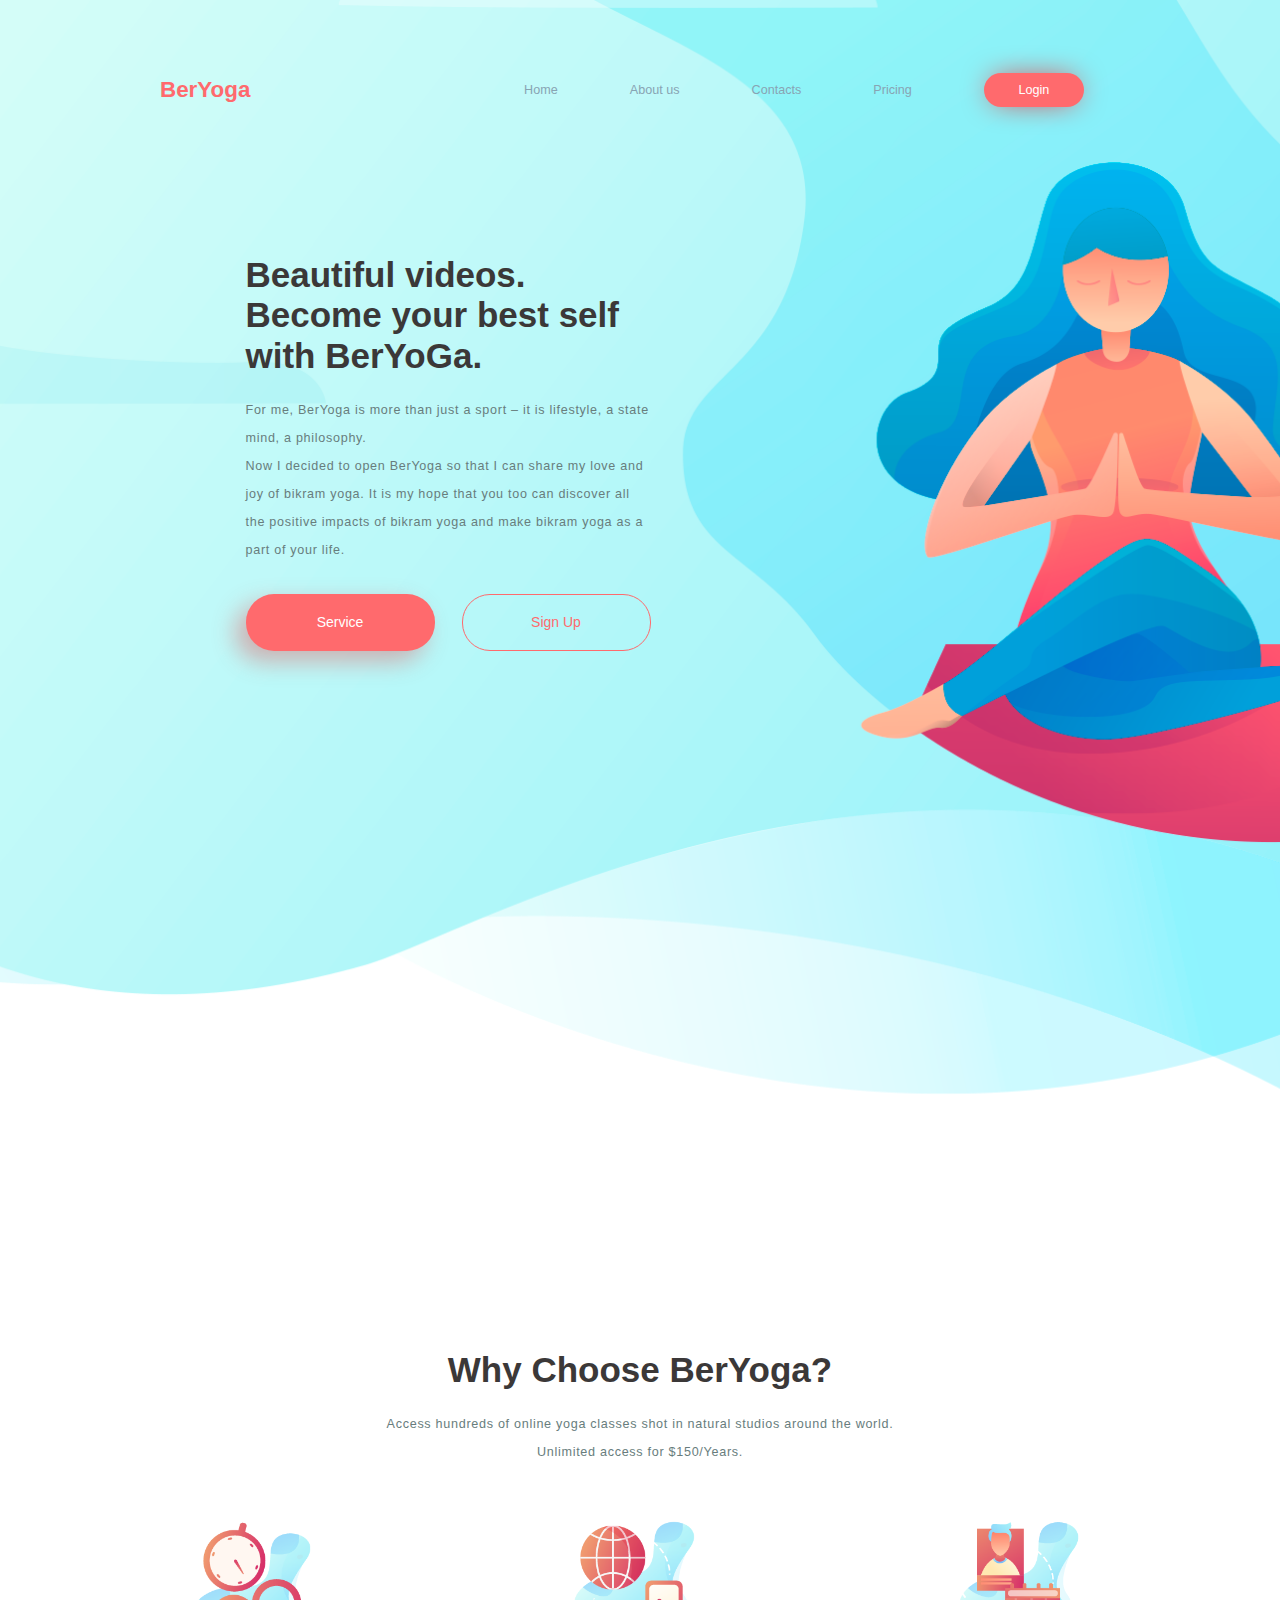
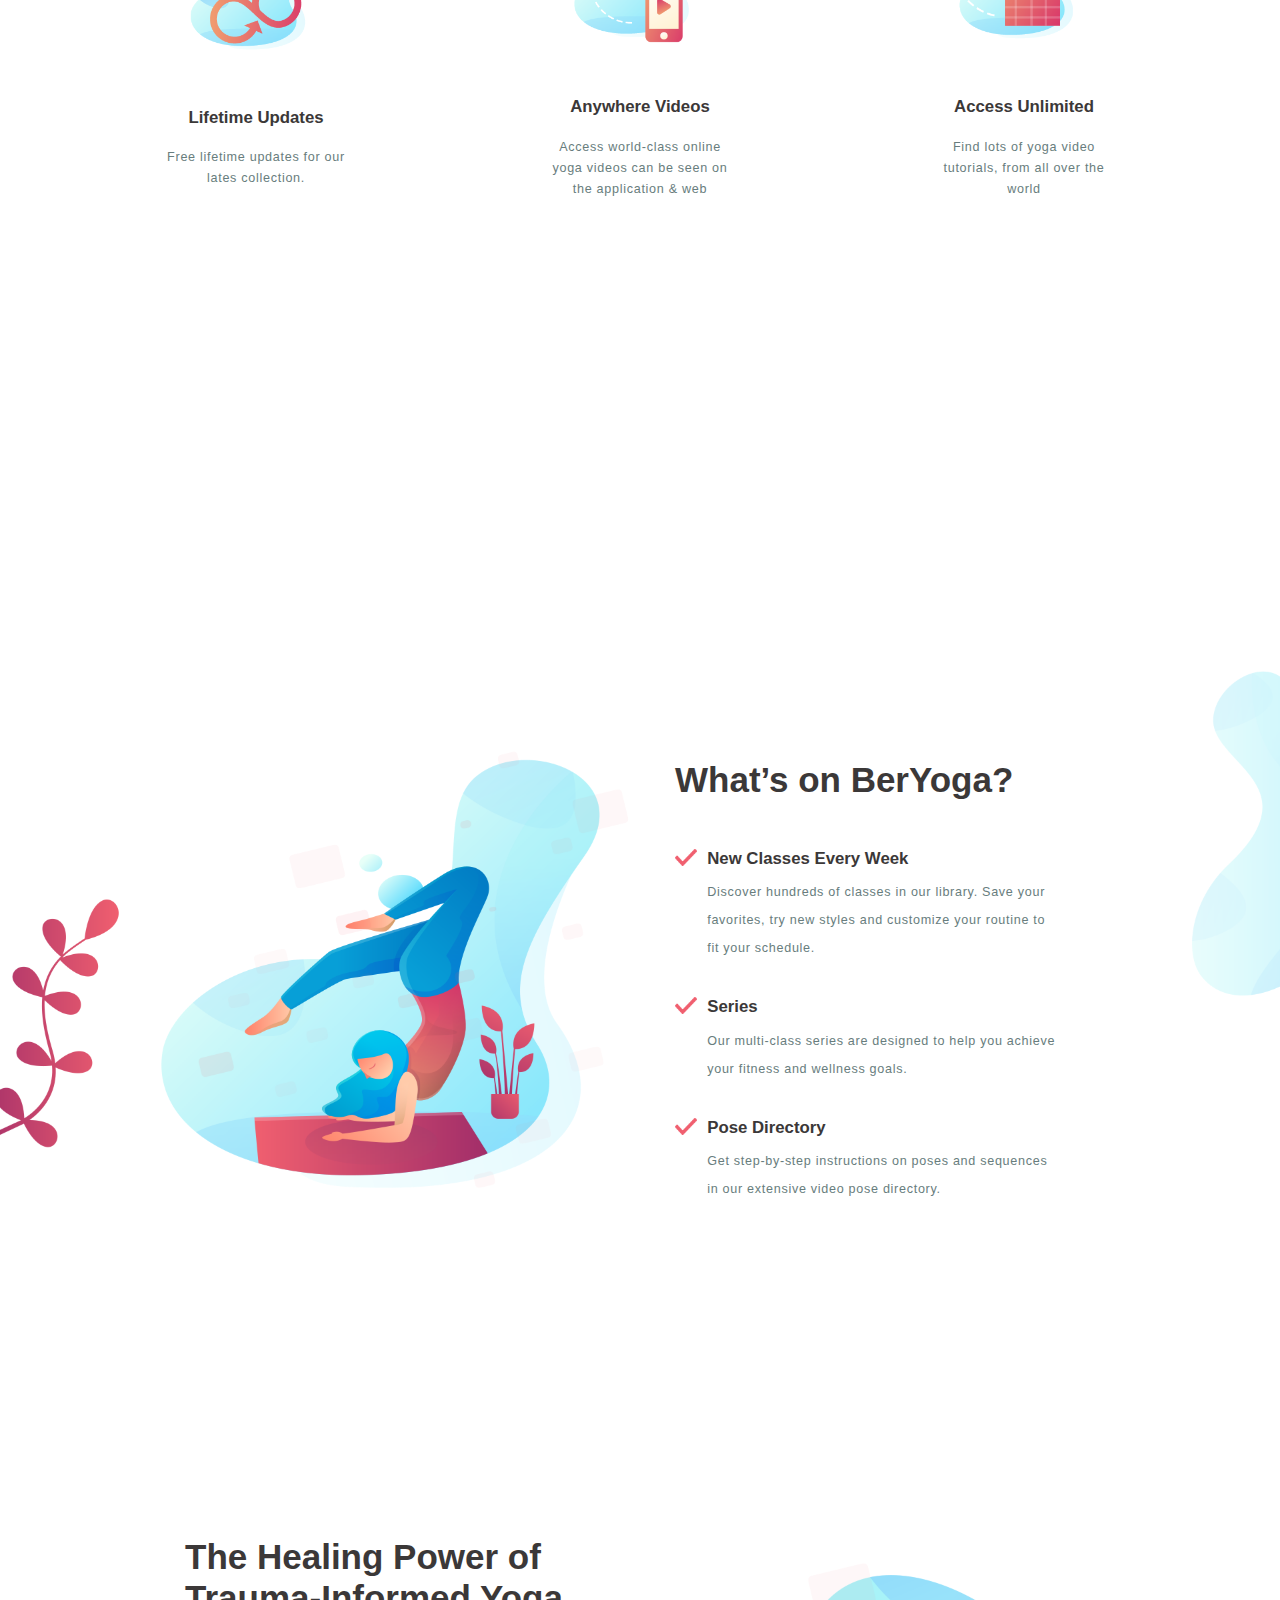
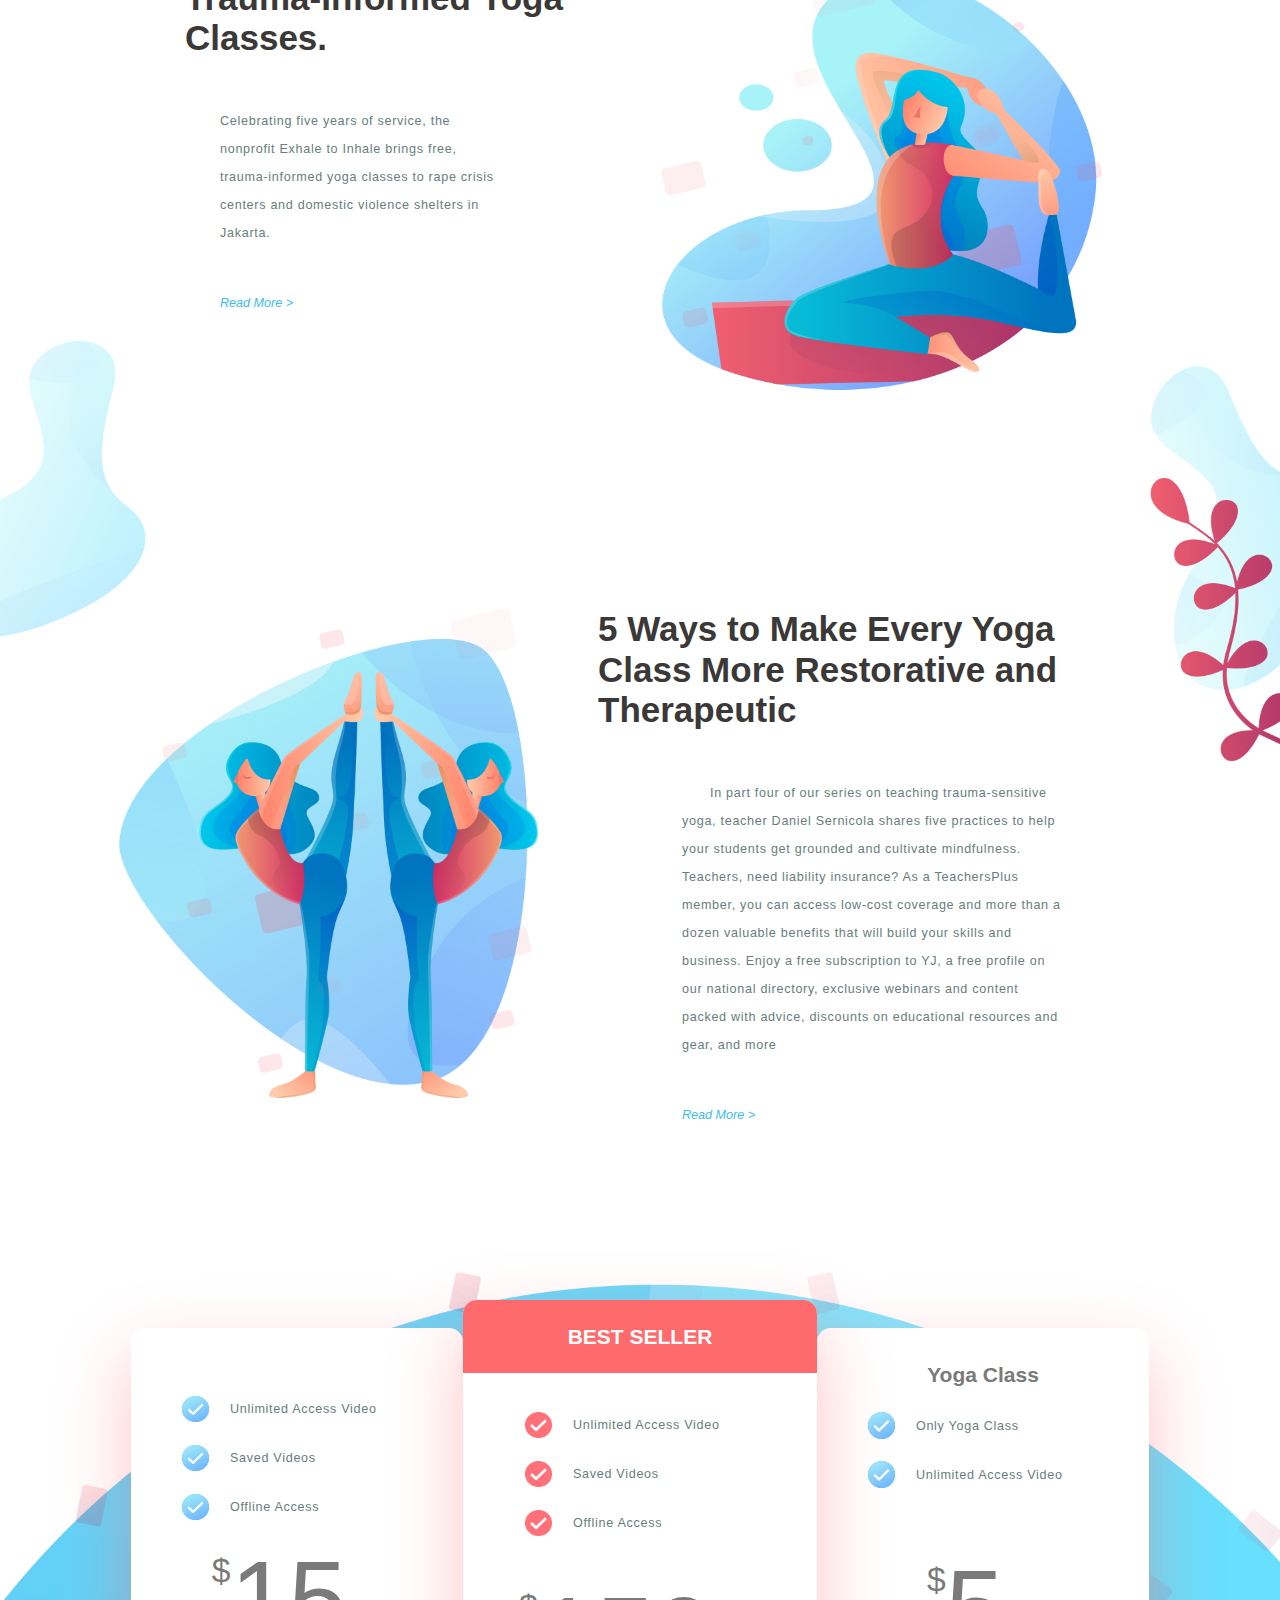
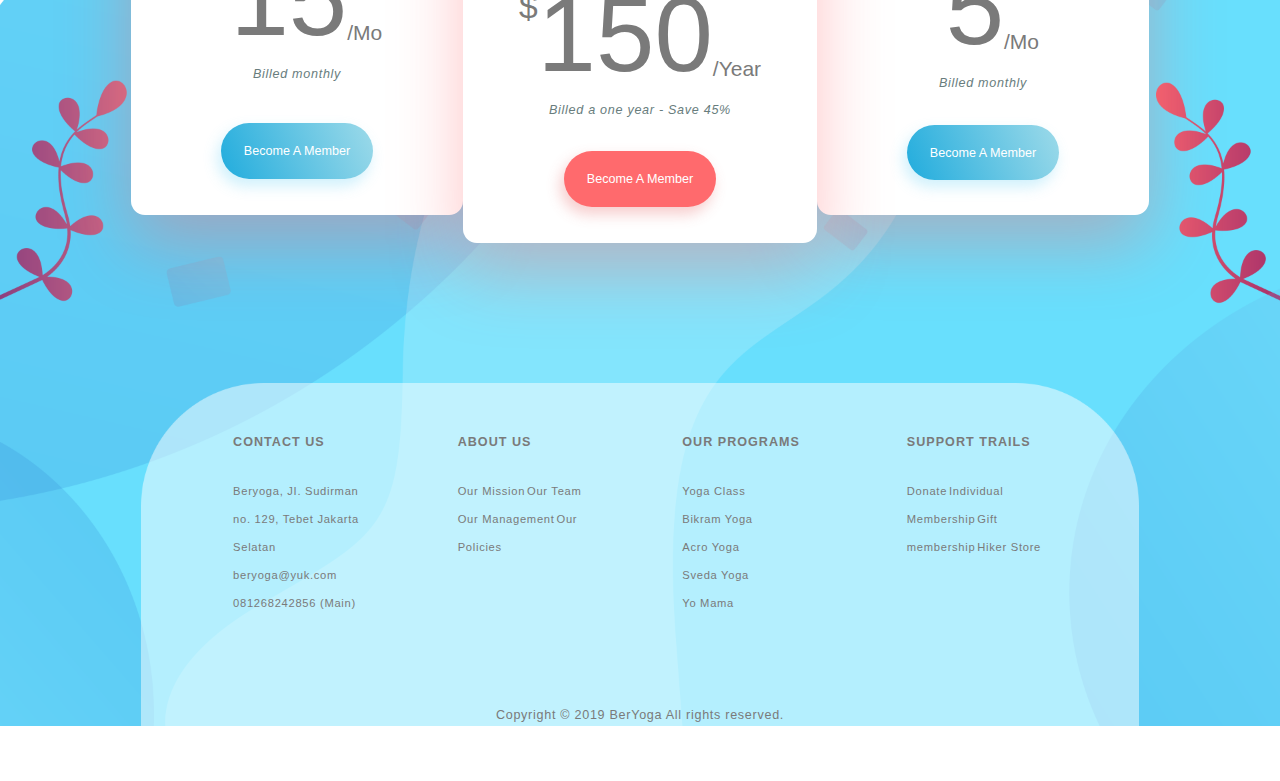
<file: index.html>
<!DOCTYPE html>
<html lang="ru">
<head>
	<meta charset="UTF-8">
	<title>BerYoga</title>
	<link rel="stylesheet" href="/css/animate.css">
	<link rel="stylesheet" href="https://maxcdn.bootstrapcdn.com/font-awesome/4.7.0/css/font-awesome.min.css">
	<link rel="stylesheet" href="css/normalize.css">
	<link rel="stylesheet" href="css/style.css">
	<link rel="stylesheet" href="css/media.css">
</head>
<body>
	<main>
		<ul class="m-menu" id="m-menu">
			<li class="close-menu" id="close-menu">&times;</li>
			<li><a href="#">Home</a></li>
			<li><a href="#">About us</a></li>
			<li><a href="#">Contacts</a></li>
			<li><a href="#">Pricing</a></li>
			<li><button class="login-btn">Login</button></li>
		</ul>
		<header>
			<a href="#" class="logo">
				BerYoga
			</a>
			<a href="#" class="m-menu-link" id="m-menu-btn">
				<i class="fa fa-bars"></i>
			</a>
			<nav class="visible-lg">
				<ul>
					<li><a href="#">Home</a></li>
					<li><a href="#">About us</a></li>
					<li><a href="#">Contacts</a></li>
					<li><a href="#">Pricing</a></li>
					<li><button class="login-btn">Login</button></li>
				</ul>
			</nav>
		</header>
		<div class="main-content">
			<h2>Beautiful videos. Become your best self with BerYoGa.</h2>
			<p>For me, BerYoga is more than just a sport – it is lifestyle, a state mind, a philosophy.<br>
			Now I decided to open BerYoga so that I can share my love and joy of bikram yoga.  It is my hope that you too can discover all the positive impacts of bikram yoga and make bikram yoga as a part of your life.</p>
			<div class="buttons">
				<button class="service">Service</button>
				<button class="signup">Sign Up</button>
			</div>
		</div>
	</main>
	<section class="animated fadeInLeft second-section">
		<div class="second-text">
			<h2>Why Choose BerYoga?</h2>
			<p>Access hundreds of online yoga classes shot in natural studios around the world.<br>Unlimited access for $150/Years.</p>
		</div>
		<div class="choice">
			<div class="choice-item">
				<img src="icon/icon1.png" alt="">
				<h3>Lifetime Updates</h3>
				<p>Free lifetime updates for our lates collection.</p>
			</div>
			<div class="choice-item">
				<img src="icon/icon2.png" alt="">
				<h3>Anywhere Videos</h3>
				<p>Access world-class online yoga videos can be seen on the application & web</p>
			</div>
			<div class="choice-item">
				<img src="icon/icon3.png" alt="">
				<h3>Access Unlimited</h3>
				<p>Find lots of yoga video tutorials, from all over the world</p>
			</div>
		</div>
	</section>
	<section class="third-section">
		<div class="third-text">
			<h2>What’s on BerYoga?</h2>
			<section>
				<div>
					<div class="line">
						<img src="icon/ceklist.png" alt="">
						<h4>New Classes Every Week</h4>
					</div>
					<p>Discover hundreds of classes in our library. Save your favorites, try new styles and customize your routine to fit your schedule.</p>
				</div>
				<div>
					<div class="line">
						<img src="icon/ceklist.png" alt="">
						<h4>Series</h4>
					</div>
					<p>Our multi-class series are designed to help you achieve your fitness and wellness goals.</p>
				</div>
				<div>
					<div class="line">
						<img src="icon/ceklist.png" alt="">
						<h4>Pose Directory</h4>
					</div>
					<p>Get step-by-step instructions on poses and sequences in our extensive video pose directory.
</p>
				</div>
			</section>
		</div>
	</section>
	<section class="section-4-5">
		<div class="text-section-4">
			<h2>The Healing Power of Trauma-Informed Yoga Classes.</h2>
			<p>Celebrating five years of service, the nonprofit Exhale to Inhale brings free, trauma-informed yoga classes to rape crisis centers and domestic violence shelters in Jakarta.</p>
			<a href="#">Read More ></a>
		</div>
		<div class="text-section-5">
			<h2>5 Ways to Make Every Yoga Class More Restorative and Therapeutic</h2>
			<p>          In part four of our series on teaching trauma-sensitive yoga, teacher Daniel Sernicola shares five practices to help your students get grounded and cultivate mindfulness.<br>  
          Teachers, need liability insurance? As a TeachersPlus member, you can access low-cost coverage and more than a dozen valuable benefits that will build your skills and business. Enjoy a free subscription to YJ, a free profile on our national directory, exclusive webinars and content packed with advice, discounts on educational resources and gear, and more</p>
			<a href="#">Read More ></a>
		</div>
	</section>
	<footer>
		<div class="price">
			<div class="price-item">
				<div class="item-header"></div>
				<div class="item-list">
					<div class="list-item">
						<img src="icon/priceBlue.png" alt="">
						<p>Unlimited Access Video</p>
					</div>
					<div class="list-item">
						<img src="icon/priceBlue.png" alt="">
						<p>Saved Videos</p>
					</div>
					<div class="list-item">
						<img src="icon/priceBlue.png" alt="">
						<p>Offline Access</p>
					</div>
				</div>
				<div class="item-salary">
					<h4><sup>$</sup>15<sub>/Mo</sub></h4>
					<p>Billed monthly</p>
				</div>
				<button class="item-button">Become A Member</button>
			</div>
			<div class="price-item price-item-active">
				<div class="item-header-red">
					BEST SELLER
				</div>
				<div class="item-list item-list-red">
					<div class="list-item">
						<img src="icon/priceRed.png" alt="">
						<p>Unlimited Access Video</p>
					</div>
					<div class="list-item">
						<img src="icon/priceRed.png" alt="">
						<p>Saved Videos</p>
					</div>
					<div class="list-item">
						<img src="icon/priceRed.png" alt="">
						<p>Offline Access</p>
					</div>
				</div>
				<div class="item-salary">
					<h4><sup>$</sup>150<sub>/Year</sub></h4>
					<p>Billed a one year - Save 45%</p>
				</div>
				<button class="item-button-red">
					Become A Member
				</button>
			</div>
			<div class="price-item">
				<div class="item-header">Yoga Class</div>
				<div class="item-list">
					<div class="list-item">
						<img src="icon/priceBlue.png" alt="">
						<p>Only Yoga Class</p>
					</div>
					<div class="list-item">
						<img src="icon/priceBlue.png" alt="">
						<p>Unlimited Access Video</p>
					</div>
					<div class="list-item"></div>
				</div>
				<div class="item-salary">
					<h4><sup>$</sup>5<sub>/Mo</sub></h4>
					<p>Billed monthly</p>
				</div>
				<button class="item-button">Become A Member</button>
			</div>
		</div>
		<div class="footer">
			<div class="footer-nav">
				<div class="footer-item">
					<h2>CONTACT US</h2>
					<p>Beryoga, JI. Sudirman no. 129, Tebet Jakarta Selatan</p>
					<p>beryoga@yuk.com 081268242856 (Main)</p>
				</div>
				<div class="footer-item">
					<h2>ABOUT US</h2>
					<a href="#">Our Mission</a>
					<a href="#">Our Team</a>
					<a href="#">Our Management</a>
					<a href="#">Our Policies</a>
				</div>
				<div class="footer-item">
					<h2>OUR PROGRAMS</h2>
					<p>Yoga Class</p>
					<p>Bikram Yoga</p>
					<p>Acro Yoga</p>
					<p>Sveda Yoga</p>
					<p>Yo Mama</p>
				</div>
				<div class="footer-item">
					<h2>SUPPORT TRAILS</h2>
					<a href="#">Donate</a>
					<a href="#">Individual Membership</a>
					<a href="#">Gift membership</a>
					<a href="#">Hiker Store</a>
				</div>
			</div>
			<div class="rights">
				Copyright © 2019 BerYoga All rights reserved.
			</div>
		</div>
	</footer>
	<script src="js/main.js"></script>
</body>
</html>
</file>
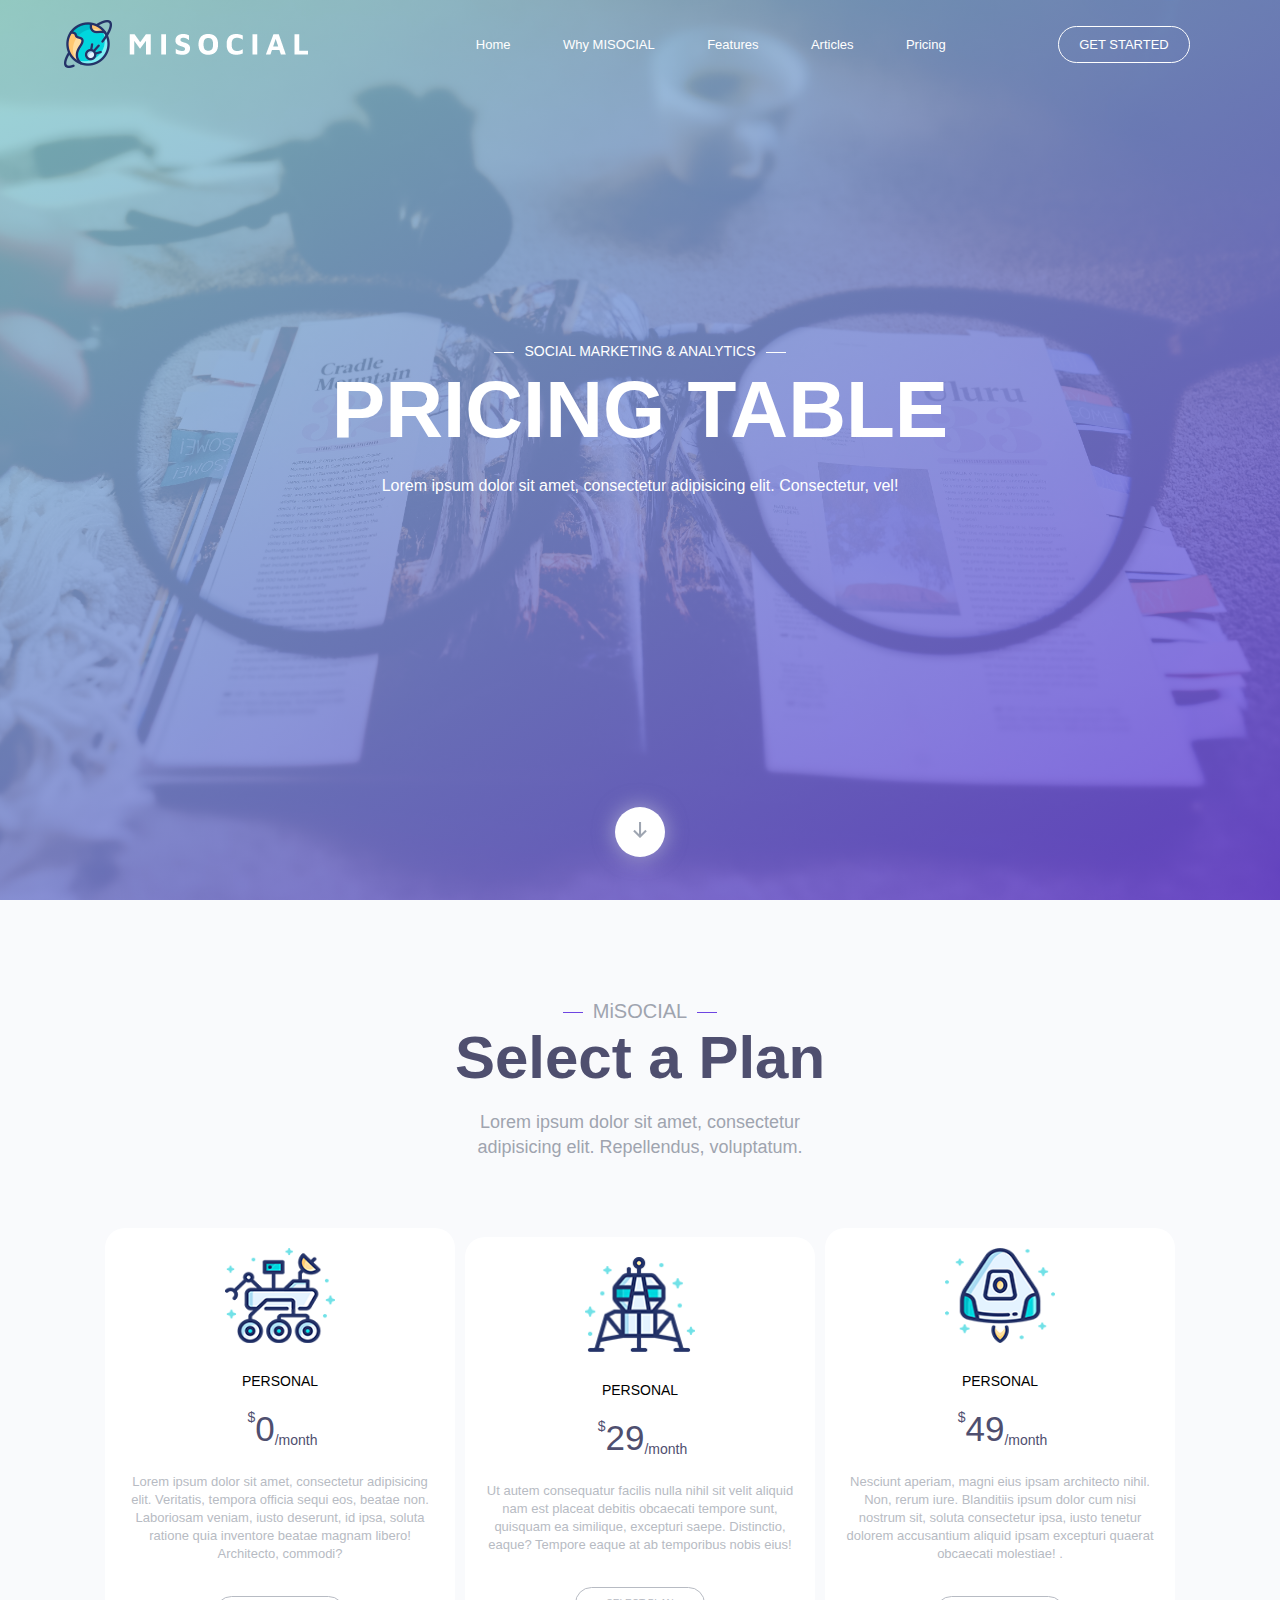
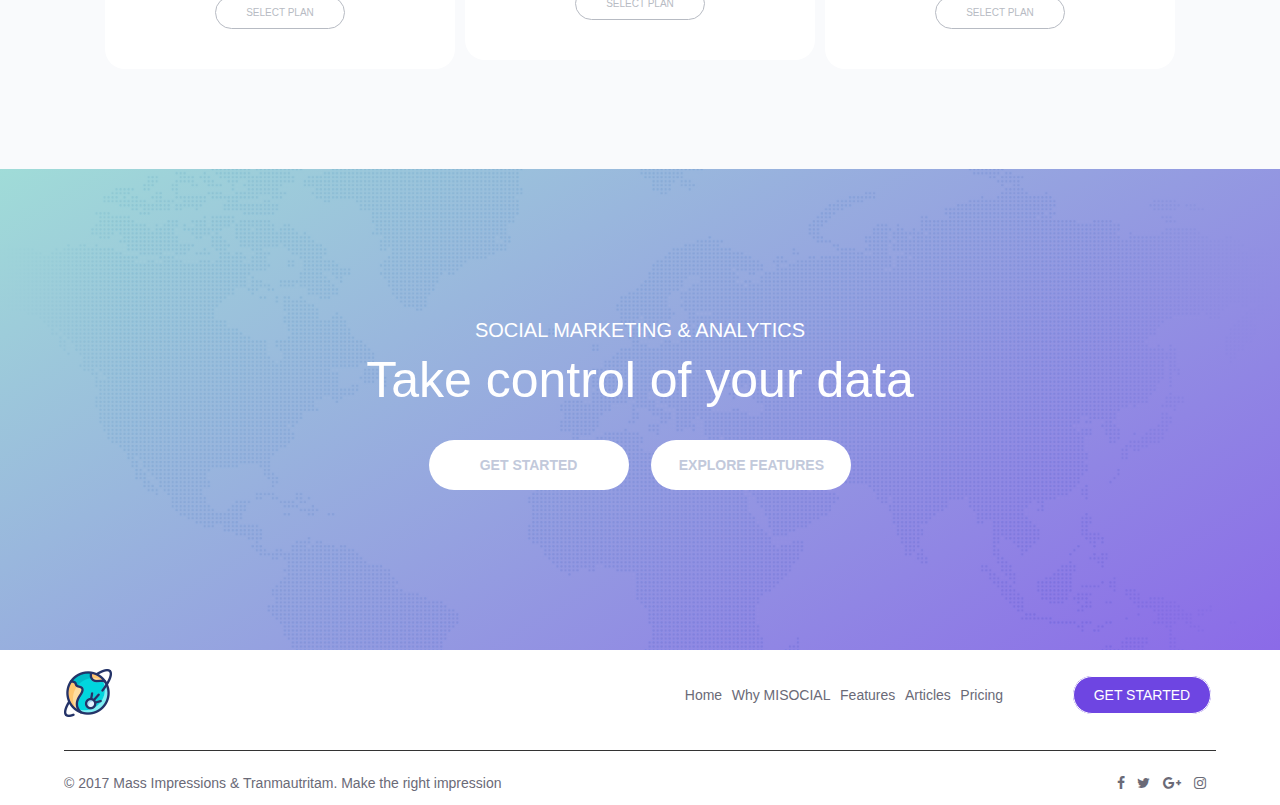
<file: Misocial/index.html>
<!DOCTYPE html>
<html lang="ru">
<head>
	<meta charset="UTF-8">
	<title>Misocial</title>
	<link rel="stylesheet" href="https://maxcdn.bootstrapcdn.com/font-awesome/4.7.0/css/font-awesome.min.css">
	<link rel="stylesheet" href="css/normalize.css">
	<link rel="stylesheet" href="css/style.css">
	<link rel="stylesheet" href="css/media.css">
</head>
<body>
	<ul class="m-menu" id="m-menu">
		<li class="close-menu" id="close-menu">&times;</li>
		<li><a href="#" class="menu-link">Home</a></li>
		<li><a href="#" class="menu-link">Why MISOCIAL</a></li>
		<li><a href="#" class="menu-link">Features</a></li>
		<li><a href="#" class="menu-link">Articles</a></li>
		<li><a href="#" class="menu-link">Pricing</a></li>
		<li><a href="#" class="menu-link get-started-btn">GET STARTED</a></li>
	</ul>
	<div class="main">
		<div class="main-overlay"></div>
		<div class="header">
			<div class="logo">
				<img src="img/logo.png" alt="logo">
			</div>
			<a href="#" class="m-menu-link" id="m-menu-btn">
				<i class="fa fa-bars"></i>
			</a>
			<div class="menu visible-lg">
				<ul>
					<li><a href="#" class="menu-link">Home</a></li>
					<li><a href="#" class="menu-link">Why MISOCIAL</a></li>
					<li><a href="#" class="menu-link">Features</a></li>
					<li><a href="#" class="menu-link">Articles</a></li>
					<li><a href="#" class="menu-link">Pricing</a></li>
					<li><a href="#" class="menu-link get-started-btn">GET STARTED</a></li>
				</ul>
			</div>
		</div>
		<div class="main-text">
			<span>SOCIAL MARKETING & ANALYTICS</span>
			<h1>PRICING TABLE</h1>
			<p>Lorem ipsum dolor sit amet, consectetur adipisicing elit. Consectetur, vel!</p>
		</div>
		<div class="main-arrow">
			<div class="arrow-down">
				<img src="img/arrow.png" alt="down">
			</div>
		</div>
	</div>
	<div class="table">
		<div class="table-header">
			<span class="table-subtitle">MiSOCIAL</span>
			<h2>Select a Plan</h2>
			<p>Lorem ipsum dolor sit amet, consectetur adipisicing elit. Repellendus, voluptatum.</p>
		</div>
		<div class="price-tags">
			<div class="price-tag">
				<img src="img/Asset1.png" alt="">
				<span>PERSONAL</span>
				<h4><sup>$</sup>0<sub>/month</sub></h4>
				<p>Lorem ipsum dolor sit amet, consectetur adipisicing elit. Veritatis, tempora officia sequi eos, beatae non. Laboriosam veniam, iusto deserunt, id ipsa, soluta ratione quia inventore beatae magnam libero! Architecto, commodi?</p>
				<button class="price-btn">SELECT PLAN</button>
			</div>
			<div class="price-tag">
				<img src="img/Asset2.png" alt="">
				<span>PERSONAL</span>
				<h4><sup>$</sup>29<sub>/month</sub></h4>
				<p>Ut autem consequatur facilis nulla nihil sit velit aliquid nam est placeat debitis obcaecati tempore sunt, quisquam ea similique, excepturi saepe. Distinctio, eaque? Tempore eaque at ab temporibus nobis eius!</p>
				<button class="price-btn">SELECT PLAN</button>
			</div>
			<div class="price-tag">
				<img src="img/Asset3.png" alt="">
				<span>PERSONAL</span>
				<h4><sup>$</sup>49<sub>/month</sub></h4>
				<p>Nesciunt aperiam, magni eius ipsam architecto nihil. Non, rerum iure. Blanditiis ipsum dolor cum nisi nostrum sit, soluta consectetur ipsa, iusto tenetur dolorem accusantium aliquid ipsam excepturi quaerat obcaecati molestiae! .</p>
				<button class="price-btn">SELECT PLAN</button>
			</div>
		</div>
	</div>
	<div class="call-to-action">
		<div class="call-to-action-overlay"></div>
		<div class="wrap">
			<span>SOCIAL MARKETING & ANALYTICS</span>
			<h4>Take control of your data</h4>
			<button class="cta-btn">GET STARTED</button>
			<button class="cta-btn">EXPLORE FEATURES</button>
		</div>
	</div>
	<div class="footer-wrap">
		<div class="footer">
			<div class="logo">
				<img src="img/logo.png" alt="logo">
			</div>
			<div class="footer-menu">
				<ul>
					<li><a href="#" class="footer-menu-link">Home</a></li>
					<li><a href="#" class="footer-menu-link">Why MISOCIAL</a></li>
					<li><a href="#" class="footer-menu-link">Features</a></li>
					<li><a href="#" class="footer-menu-link">Articles</a></li>
					<li><a href="#" class="footer-menu-link">Pricing</a></li>
					<li><a href="#" class="footer-get-started footer-menu-link">GET STARTED</a></li>
				</ul>
			</div>
		</div>
	</div>
	<div class="line"></div>
	<div class="legal">
		<div class="copy">
			<p>
				© 2017 Mass Impressions & Tranmautritam. Make the right impression
			</p>
		</div>
		<div class="social-links">
			<a href="#"><i class="fa fa-facebook"></i></a>
			<a href="#"><i class="fa fa-twitter"></i></a>
			<a href="#"><i class="fa fa-google-plus"></i></a>
			<a href="#"><i class="fa fa-instagram"></i></a>
		</div>
	</div>
	<script src="js/main.js"></script>
</body>
</html>
</file>
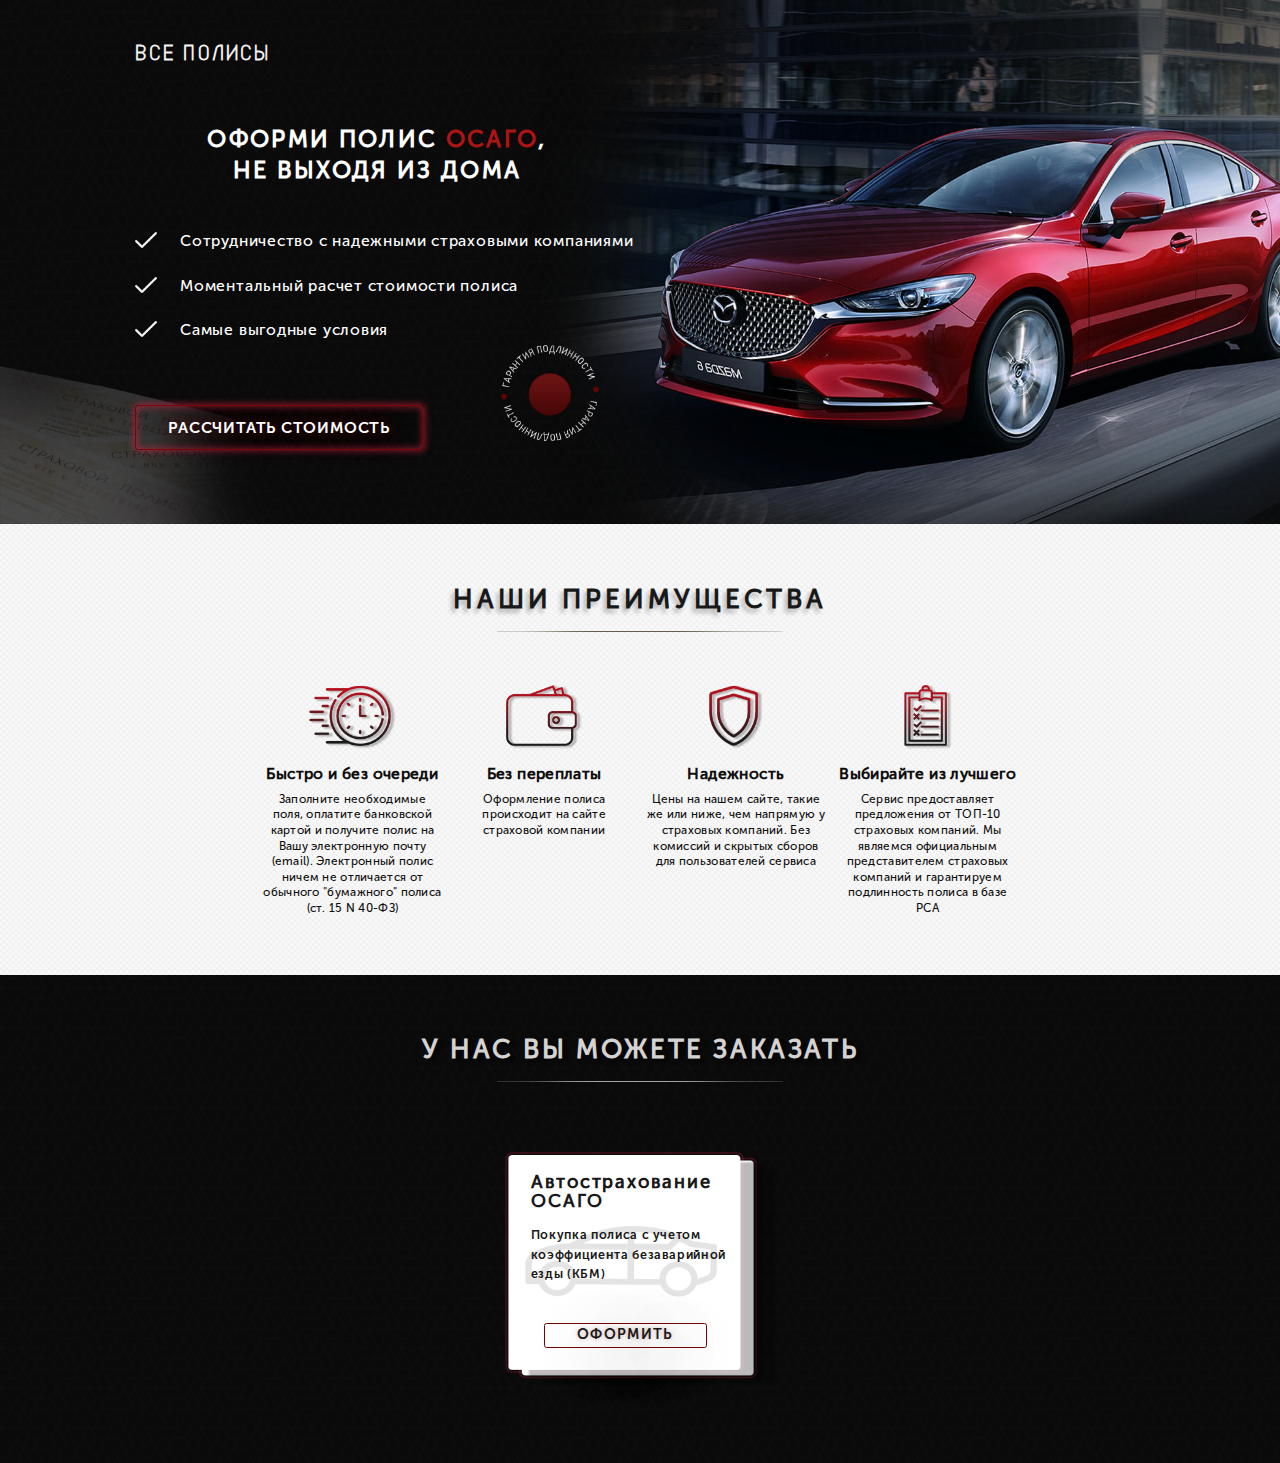
<file: vsepolisy/index.html>
<!DOCTYPE html>
<html lang="ru">
<head>
    <meta charset="UTF-8">
    <meta name="viewport" content="width=device-width, initial-scale=1.0">
    <title>Все полисы</title>
    <link rel="stylesheet" href="css/normalize.css">
    <link rel="stylesheet" href="css/font.css">
    <link rel="stylesheet" href="css/base.css">
</head>
<body>
    <main>
        <section id="first">
            <header>
                <div class="logo">
                    <h2>Все полисы</h2>
                    <button id="in-menu"></button>
                </div>
            </header>
            <div class="first-back2"></div>
            <div class="first-back3"></div>
            <div class="container">
                <h2>Оформи полис <span>осаго</span>,<br> не выходя из дома</h2>
                <ul>
                    <li>Сотрудничество с надежными страховыми компаниями</li>
                    <li>Моментальный расчет стоимости полиса</li>
                    <li>Самые выгодные условия</li>
                </ul>
                <button>Рассчитать стоимость</button>
                <div id="round">
                </div>
            </div>
        </section>
        <section id="second">
            <div class="container">
                <h2>Наши преимущества</h2>
                <ul>
                    <li>
                        <div><img src="icon/second1.png" alt=""></div>
                        <h3>Быстро и без очереди</h3>
                        <p> Заполните необходимые поля, оплатите
                            банковской картой и получите полис на
                            Вашу электронную почту (email).
                            Электронный полис  ничем не отличается
                            от обычного "бумажного" полиса (ст. 15 N 40-ФЗ)
                        </p>
                    </li>
                    <li>
                        <div><img src="icon/second2.png" alt=""></div>
                        <h3>Без переплаты</h3>
                        <p>Оформление полиса происходит на сайте страховой компании
                        </p>
                    </li>
                    <li>
                        <div><img src="icon/second3.png" alt=""></div>
                        <h3>Надежность</h3>
                        <p>
                            Цены на нашем сайте, такие же или ниже,
                            чем напрямую у страховых компаний.
                            Без комиссий и скрытых сборов для
                            пользователей сервиса
                        </p>
                    </li>
                    <li>
                        <div><img src="icon/second4.png" alt=""></div>
                        <h3>Выбирайте из лучшего</h3>
                        <p>
                            Сервис предоставляет предложения от ТОП-10
                            страховых компаний. Мы являемся официальным
                            представителем страховых компаний и
                            гарантируем подлинность полиса в базе РСА
                        </p>
                    </li>
                </ul>
            </div>
        </section>
        <section id="third">
            <div class="container">
                <h2>у нас вы можете заказать</h2>
                <ul class="content">
                    <li>
                        <img src="icon/third1.png" alt="">
                        <div class="content-li">
                            <h3>Автострахование ОСАГО</h3>
                            <p>Покупка полиса с учетом
                                коэффициента безаварийной
                                езды (КБМ)</p>
                            <a href="#">Оформить</a>
                        </div>
                    </li>
<!--                    <li>-->
<!--                        <img src="icon/third2.png" alt="">-->
<!--                        <div class="content-li">-->
<!--                            <h3>Ипотека<br> Сбербанк</h3>-->
<!--                            <p>-->
<!--                                Оформить полис-->
<!--                                ипотечногострахования-->
<!--                                для банка Сбербанка-->
<!--                            </p>-->
<!--                            <a href="#">Оформить</a>-->
<!--                        </div>-->
<!--                        <div class="in-dev">-->
<!--                            <h3>В разработке</h3>-->
<!--                        </div>-->
<!--                    </li>-->
<!--                    <li>-->
<!--                        <img src="icon/third3.png" alt="">-->
<!--                        <div class="content-li">-->
<!--                            <h3>-->
<!--                                Договор<br> купли-продажи-->
<!--                            </h3>-->
<!--                            <p>-->
<!--                                Оформить договор-->
<!--                                купли-продажи онлайн-->
<!--                            </p>-->
<!--                            <a href="#">Оформить</a>-->
<!--                        </div>-->
<!--                        <div class="in-dev">-->
<!--                            <h3>В разработке</h3>-->
<!--                        </div>-->
<!--                    </li>-->
<!--                    <li>-->
<!--                        <img src="icon/third4.png" alt="">-->
<!--                        <div class="content-li">-->
<!--                            <h3>-->
<!--                                Страхование путешественников-->
<!--                            </h3>-->
<!--                            <p>-->
<!--                                Страховка для визы-->
<!--                                или путешествия, сроком-->
<!--                                от 1 до 365 дней-->
<!--                            </p>-->
<!--                            <a href="#">Оформить</a>-->
<!--                        </div>-->
<!--                        <div class="in-dev">-->
<!--                            <h3>В разработке</h3>-->
<!--                        </div>-->
<!--                    </li>-->
<!--                    <li>-->
<!--                        <img src="icon/third5.png" alt="">-->
<!--                        <div class="content-li">-->
<!--                            <h3>-->
<!--                                Страхование от несчастных случаев-->
<!--                            </h3>-->
<!--                            <p>-->
<!--                                Для защиты в-->
<!--                                непредвиденных-->
<!--                                жизненных ситуациях-->
<!--                            </p>-->
<!--                            <a href="#">Оформить</a>-->
<!--                        </div>-->
<!--                        <div class="in-dev">-->
<!--                            <h3>В разработке</h3>-->
<!--                        </div>-->
<!--                    </li>-->
<!--                    <li>-->
<!--                        <img src="icon/third6.png" alt="">-->
<!--                        <div class="content-li">-->
<!--                            <h3>-->
<!--                                Страхование от укуса клеща-->
<!--                            </h3>-->
<!--                            <p>-->
<!--                                Защита в случае укуса клеща-->
<!--                                и заражения клещевым-->
<!--                                энцефалитом для детей-->
<!--                                и взрослых-->
<!--                            </p>-->
<!--                            <a href="#">Оформить</a>-->
<!--                        </div>-->
<!--                        <div class="in-dev">-->
<!--                            <h3>В разработке</h3>-->
<!--                        </div>-->
<!--                    </li>-->
                </ul>
            </div>
        </section>
<!--        <section id="fourth">-->
<!--            <div class="container">-->
<!--                <h2>-->
<!--                    ОФОРМИТЬ СТРАХОВАНИЕ У НАС — ПРОСТО-->
<!--                </h2>-->
<!--                <ul>-->
<!--                    <li>-->
<!--                        <img src="icon/fourth-item1.png" alt="">-->
<!--                        <h4>Расчет</h4>-->
<!--                        <p>Подбираете для себя самые выгодные условия от ведущих страховых компаний</p>-->
<!--                    </li>-->
<!--                    <li>-->
<!--                        <img src="icon/fourth-item2.png" alt="">-->
<!--                        <h4>Оформление</h4>-->
<!--                        <p>Заполняете необходимые-->
<!--                            данные в удобной и-->
<!--                            понятной форме</p>-->
<!--                    </li>-->
<!--                    <li>-->
<!--                        <img src="icon/fourth-item3.png" alt="">-->
<!--                        <h4>Оплата</h4>-->
<!--                        <p>Оплачиваете страховой полис на официальном сайте страховой компании</p>-->
<!--                    </li>-->
<!--                    <li>-->
<!--                        <img src="icon/fourth-item4.png" alt="">-->
<!--                        <h4>Получение-->
<!--                            полиса</h4>-->
<!--                        <p>Полис оформлен и направлен на Вашу электронную почту</p>-->
<!--                    </li>-->
<!--                </ul>-->
<!--            </div>-->
<!--        </section>-->
<!--        <section id="fifth">-->
<!--            <div class="container">-->
<!--                <h2>Часто задаваемые вопросы</h2>-->
<!--                <div class="content">-->
<!--                    <div class="content-item">-->
<!--                        <div class="question">-->
<!--                            <p>Как можно проверить полис ОСАГО?</p>-->
<!--                            <div class="question-btn">-->
<!--                                <div></div>-->
<!--                            </div>-->
<!--                        </div>-->
<!--                        <div class="answer">-->
<!--                            Подлинность полиса легко проверить на сайте Российского Союза Автостраховщиков-->
<!--                            по <a href="http://dkbm-web.autoins.ru/dkbm-web-1.0/bsostate.htm">данному адресу</a>.-->
<!--                            Узнать необходимую-->
<!--                            информацию может любой желающий. В открытом доступе предоставляются сведения-->
<!--                            о принадлежности бланка той или иной компании, а также о том, когда документ-->
<!--                            был отгружен со стороны РСА. Благодаря новым возможностям легко проверить-->
<!--                            подлинность полиса непосредственно перед покупкой у агента или-->
<!--                            идентифицировать предъявляемый бланк на месте оформления ДТП.-->
<!--                        </div>-->
<!--                    </div>-->
<!--                    <div class="content-item">-->
<!--                        <div class="question">-->
<!--                            <p>Можно ли оформить возврат страхового полиса?</p>-->
<!--                            <div class="question-btn">-->
<!--                                <div></div>-->
<!--                            </div>-->
<!--                        </div>-->
<!--                        <div class="answer">-->
<!--                            Подлинность полиса легко проверить на сайте Российского Союза Автостраховщиков-->
<!--                            по <a href="http://dkbm-web.autoins.ru/dkbm-web-1.0/bsostate.htm">данному адресу</a>.-->
<!--                            Узнать необходимую-->
<!--                            информацию может любой желающий. В открытом доступе предоставляются сведения-->
<!--                            о принадлежности бланка той или иной компании, а также о том, когда документ-->
<!--                            был отгружен со стороны РСА. Благодаря новым возможностям легко проверить-->
<!--                            подлинность полиса непосредственно перед покупкой у агента или-->
<!--                            идентифицировать предъявляемый бланк на месте оформления ДТП.-->
<!--                        </div>-->
<!--                    </div>-->
<!--                    <div class="content-item">-->
<!--                        <div class="question">-->
<!--                            <p>Что такое коэффициент бонус-малус (КБМ)?</p>-->
<!--                            <div class="question-btn">-->
<!--                                <div></div>-->
<!--                            </div>-->
<!--                        </div>-->
<!--                        <div class="answer">-->
<!--                            Подлинность полиса легко проверить на сайте Российского Союза Автостраховщиков-->
<!--                            по <a href="http://dkbm-web.autoins.ru/dkbm-web-1.0/bsostate.htm">данному адресу</a>.-->
<!--                            Узнать необходимую-->
<!--                            информацию может любой желающий. В открытом доступе предоставляются сведения-->
<!--                            о принадлежности бланка той или иной компании, а также о том, когда документ-->
<!--                            был отгружен со стороны РСА. Благодаря новым возможностям легко проверить-->
<!--                            подлинность полиса непосредственно перед покупкой у агента или-->
<!--                            идентифицировать предъявляемый бланк на месте оформления ДТП.-->
<!--                        </div>-->
<!--                    </div>-->
<!--                    <div class="content-item">-->
<!--                        <div class="question">-->
<!--                            <p>Как проверить коэффициент бонус-малус (КБМ)?</p>-->
<!--                            <div class="question-btn">-->
<!--                                <div></div>-->
<!--                            </div>-->
<!--                        </div>-->
<!--                        <div class="answer">-->
<!--                            Подлинность полиса легко проверить на сайте Российского Союза Автостраховщиков-->
<!--                            по <a href="http://dkbm-web.autoins.ru/dkbm-web-1.0/bsostate.htm">данному адресу</a>.-->
<!--                            Узнать необходимую-->
<!--                            информацию может любой желающий. В открытом доступе предоставляются сведения-->
<!--                            о принадлежности бланка той или иной компании, а также о том, когда документ-->
<!--                            был отгружен со стороны РСА. Благодаря новым возможностям легко проверить-->
<!--                            подлинность полиса непосредственно перед покупкой у агента или-->
<!--                            идентифицировать предъявляемый бланк на месте оформления ДТП.-->
<!--                        </div>-->
<!--                    </div>-->
<!--                </div>-->
<!--            </div>-->
<!--            <div class="fifth-back1"></div>-->
<!--            <div class="fifth-back2"></div>-->
<!--        </section>-->
<!--        <section id="sixth">-->
<!--            <div class="container">-->
<!--                <h2>АКТУАЛЬНЫЕ НОВОСТИ И СТАТЬИ</h2>-->
<!--                <ul class="content">-->
<!--                    <li>-->
<!--                        <img src="icon/sixth-item.png" alt="">-->
<!--                        <h3>Страховка ОСАГО для Hyundai Solaris</h3>-->
<!--                    </li>-->
<!--                    <li>-->
<!--                        <img src="icon/sixth-item.png" alt="">-->
<!--                        <h3>Страховка ОСАГО для Hyundai Solaris</h3>-->
<!--                    </li>-->
<!--                    <li>-->
<!--                        <img src="icon/sixth-item.png" alt="">-->
<!--                        <h3>Страховка ОСАГО для Hyundai Solaris</h3>-->
<!--                    </li>-->
<!--                    <li>-->
<!--                        <img src="icon/sixth-item.png" alt="">-->
<!--                        <h3>Страховка ОСАГО для Hyundai Solaris</h3>-->
<!--                    </li>-->
<!--                    <li>-->
<!--                        <img src="icon/sixth-item.png" alt="">-->
<!--                        <h3>Страховка ОСАГО для Hyundai Solaris</h3>-->
<!--                    </li>-->
<!--                    <li>-->
<!--                        <img src="icon/sixth-item.png" alt="">-->
<!--                        <h3>Страховка ОСАГО для Hyundai Solaris</h3>-->
<!--                    </li>-->
<!--                </ul>-->
<!--                <div id="more">-->
<!--                    <a>Показать больше</a>-->
<!--                    <div></div>-->
<!--                </div>-->
<!--            </div>-->
<!--        </section>-->
<!--        <footer>-->
<!--            <div class="left-footer">-->
<!--                <p>-->
<!--                    КОМПАНИЯ ОСУЩЕСТВЛЯЕТ ДЕЯТЕЛЬНОСТЬ В СФЕРЕ<br>-->
<!--                    СТРАХОВАНИЯ ТРАНСПОРТНЫХ СРЕДСТВ<br>-->
<!--                    <br><br>-->
<!--                    Согласно Федеральному закону РФ «Об обязательном страховании гражданской ответственности-->
<!--                    владельцев транспортных средств» цена на полис Осаго формируется с учетом базовой ставки-->
<!--                    и коэффициентов страховых тарифов утвержденных ЦБ РФ ( Указание ЦБ РФ от 04.12.2018 № 5000-У).-->
<!--                    Клиент получает на электронную почту полис электронного образца.-->
<!--                    Проверить подлинность полиса можно на сайте РСА.-->
<!--                </p>-->
<!--            </div>-->
<!--            <div class="right-footer">-->
<!--                <a href="#">Все Полисы</a>-->
<!--                <a>Политика конфиденциальности</a>-->
<!--            </div>-->
<!--        </footer>-->
    </main>
    <script src="js/questions.js"></script>
</body>
</html>
</file>
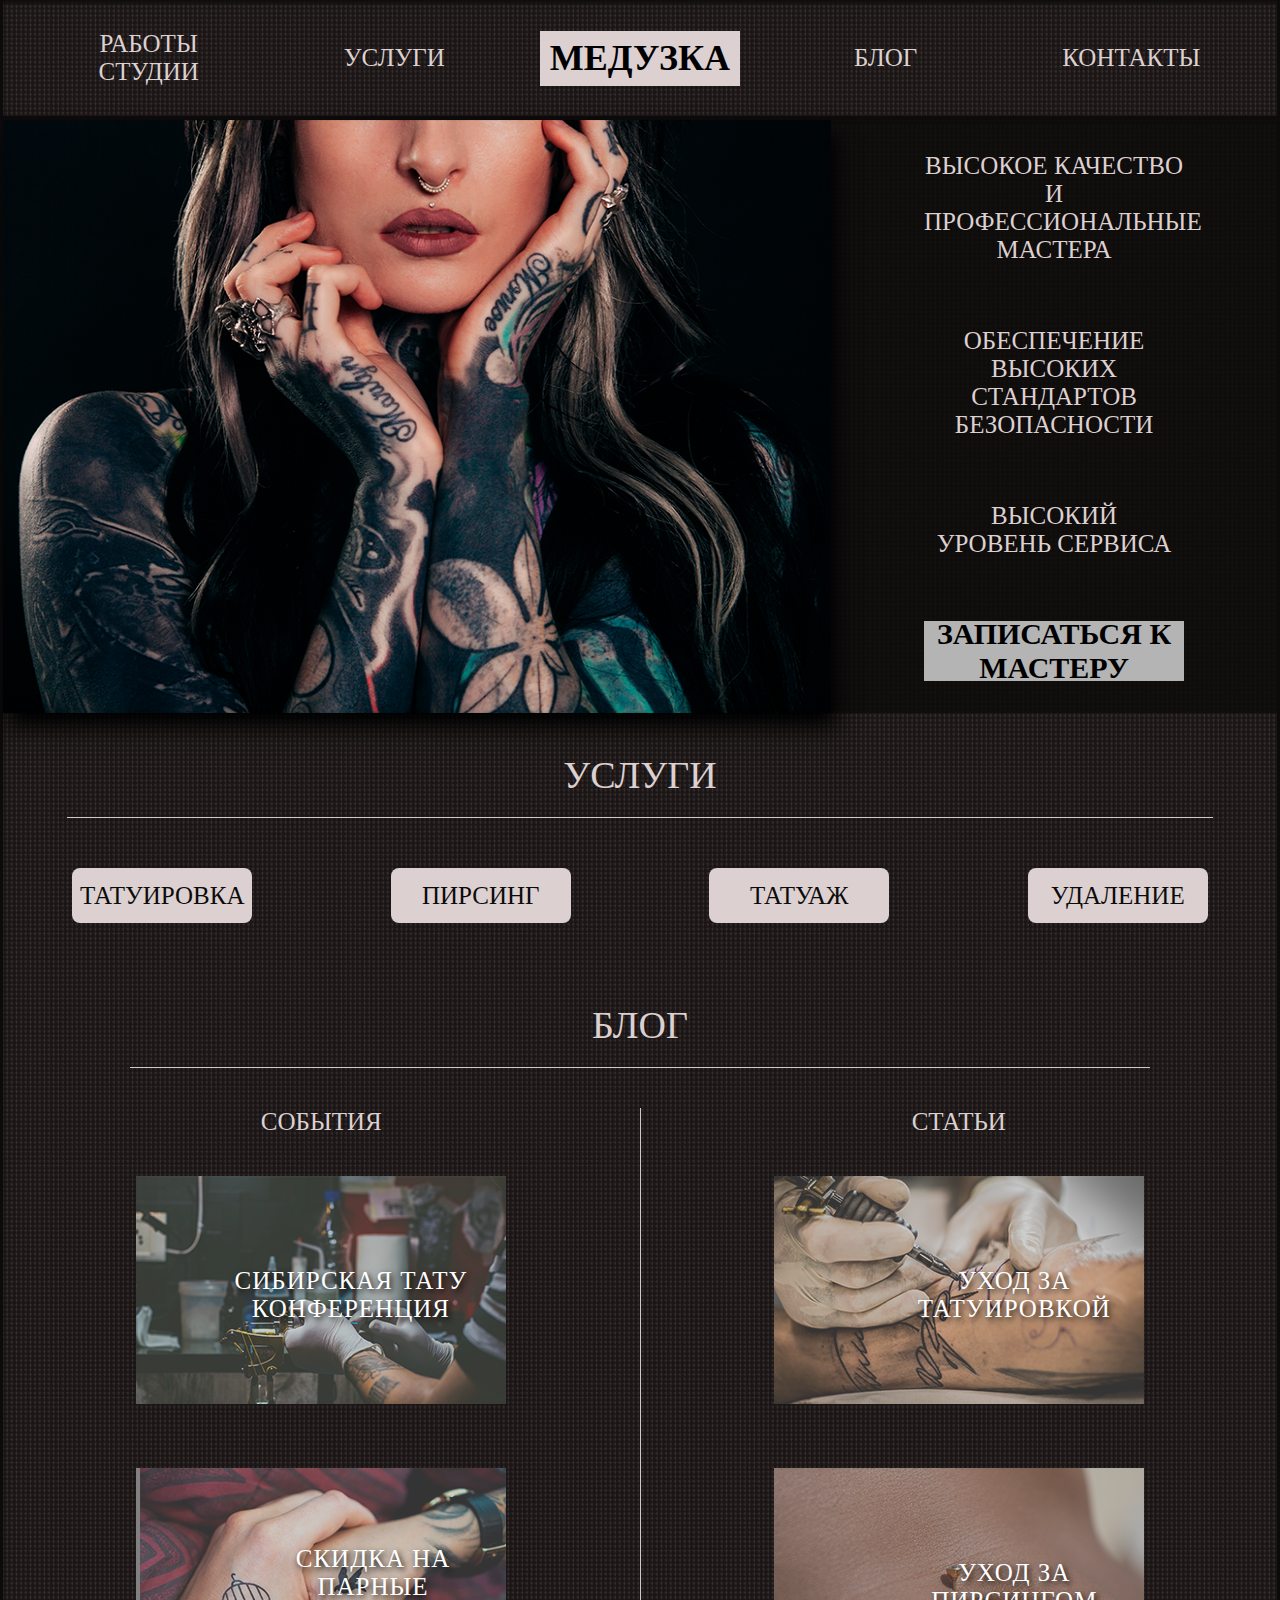
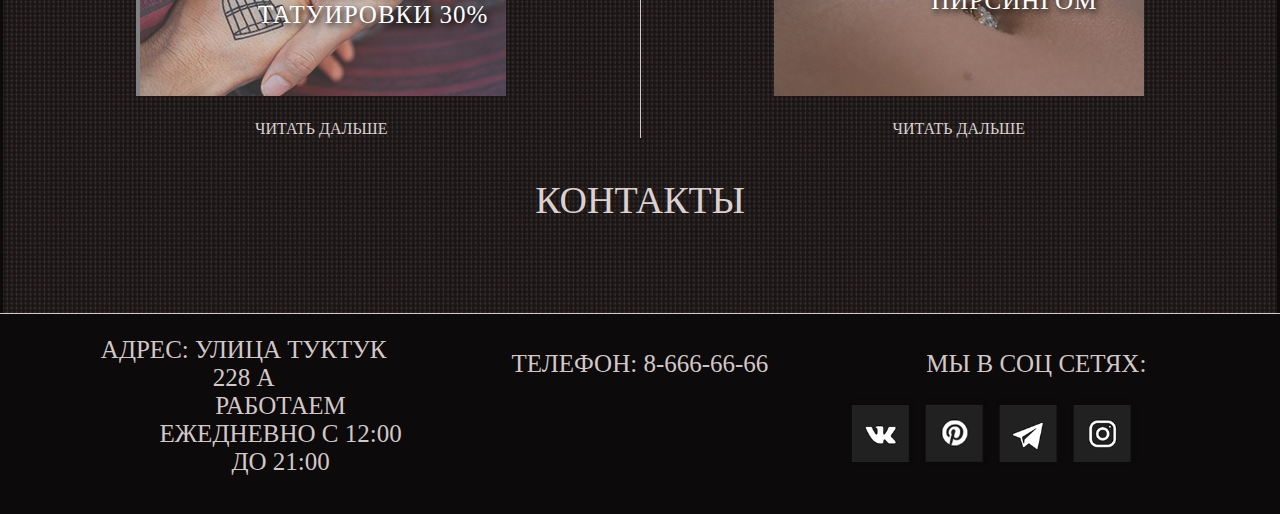
<file: Meduzka/Layout/index.html>
<!DOCTYPE html>
<html lang="ru">
<head>
	<meta charset="UTF-8">
	<title>Медузка</title>
	<link rel="stylesheet" type="text/css" href="css/site.css">
	<link rel="stylesheet" type="text/css" href="css/animate.css">
</head>
<body>
	<header>
		<div class="menuItem">
			<a href="#">РАБОТЫ СТУДИИ</a>
		</div>
		<div class="menuItem">
			<a href="#">УСЛУГИ</a>
		</div>
		<div class="menuItem">
			<a href="#">
				<div class="logo">МЕДУЗКА</div>
			</a>
		</div>
		<div class="menuItem">
			<a href="#">БЛОГ</a>
		</div>
		<div class="menuItem">
			<a href="#">КОНТАКТЫ</a>
		</div>
	</header>
	<section class="sector">
		<div class="sliderSection">
			<div class="sliderOpac"></div>
			<div class="slider">
				<a href="#">
					<div>
						<p>ПОКАЗАТЬ ЕЩЕ РАБОТЫ</p>
					</div>	
				</a>
			<img src="img/adult-1867485.png" alt="">
			</div>
			<div class="sliderAbout">
				<div class="sliderItem">
					<p>ВЫСОКОЕ КАЧЕСТВО<br>И ПРОФЕССИОНАЛЬНЫЕ МАСТЕРА</p>
				</div>
				<div class="sliderItem">
					<p>ОБЕСПЕЧЕНИЕ ВЫСОКИХ<br> СТАНДАРТОВ БЕЗОПАСНОСТИ</p>
				</div>
				<div class="sliderItem">
					<p>ВЫСОКИЙ<br>УРОВЕНЬ СЕРВИСА</p>
				</div>
				<div>
					<a href="#">
						<div class="logo">ЗАПИСАТЬСЯ К МАСТЕРУ</div>
					</a>
				</div>
			</div>
		</div>
		<div class="servicesSection">
			<a href="#"><h1>УСЛУГИ</h1></a>
			<div class="line"></div>
			<div class="enumServices animated slideInLeft">
				<div class="servItem">
					<a href="#">
						<div class="servBtn">ТАТУИРОВКА</div>
					</a>
				</div>
				<div class="servItem">
					<a href="#">
						<div class="servBtn">ПИРСИНГ</div>
					</a>
				</div>
				<div class="servItem">
					<a href="#">
						<div class="servBtn">ТАТУАЖ</div>
					</a>
				</div>
				<div class="servItem">
					<a href="#">
						<div class="servBtn">УДАЛЕНИЕ</div>
					</a>
				</div>
			</div>
		</div>
		<div class="blog">
			<a href="#" class="animated zoomIn"><h1>БЛОГ</h1></a>
			<div class="blogLine"></div>
			<div class="blogSection">
				<div class="blogItem">
					<p>СОБЫТИЯ</p>
					<a href="#" class="blogDivImg">
						<p class="oneImg">СИБИРСКАЯ ТАТУ КОНФЕРЕНЦИЯ</p>
						<img src="img/artist-2238785_1920.png" alt="">	
					</a>
					<a href="#" class="blogDivImg">
						<p class="twoImg">СКИДКА НА ПАРНЫЕ<br>ТАТУИРОВКИ 30%</p>
						<img src="img/tattoo-2894318_1920.png" alt="">
					</a>
					<a href="#">ЧИТАТЬ ДАЛЬШЕ</a>
				</div>
				<div class="blogLineItem"></div>
				<div class="blogItem">
					<p>СТАТЬИ</p>
					<a href="#" class="blogDivImg">
						<p class="zeroImg">УХОД ЗА ТАТУИРОВКОЙ</p>
						<img src="img/tattoo-3268988_1920.png" alt="">
					</a>
					<a href="#" class="blogDivImg">
						<p class="zeroImg">УХОД ЗА ПИРСИНГОМ</p>
						<img src="img/body-piercing-371961_1920.png" alt="">
					</a>
					<a href="#">ЧИТАТЬ ДАЛЬШЕ</a>
				</div>
			</div>
		<a href="#" class="animated zoomIn"><h1>КОНТАКТЫ</h1></a>
		</div>
	</section>
	<footer>
		<div class="footer1row">
			<p>АДРЕС: УЛИЦА ТУКТУК 228 А</p>
			<p>ТЕЛЕФОН: 8-666-66-66</p>
			<p>МЫ В СОЦ СЕТЯХ:</p>
		</div>
		<div class="footer2row">
			<p>РАБОТАЕМ ЕЖЕДНЕВНО С 12:00 ДО 21:00</p>
			<div class="iconsFooter">
				<a href="#"><img src="img/vk.png" alt=""></a>
				<a href="#"><img src="img/pin.png" alt=""></a>
				<a href="#"><img src="img/tel.png" alt=""></a>
				<a href="#"><img src="img/ins.png" alt=""></a>
			</div>
		</div>
	</footer>
</body>
</html>
</file>
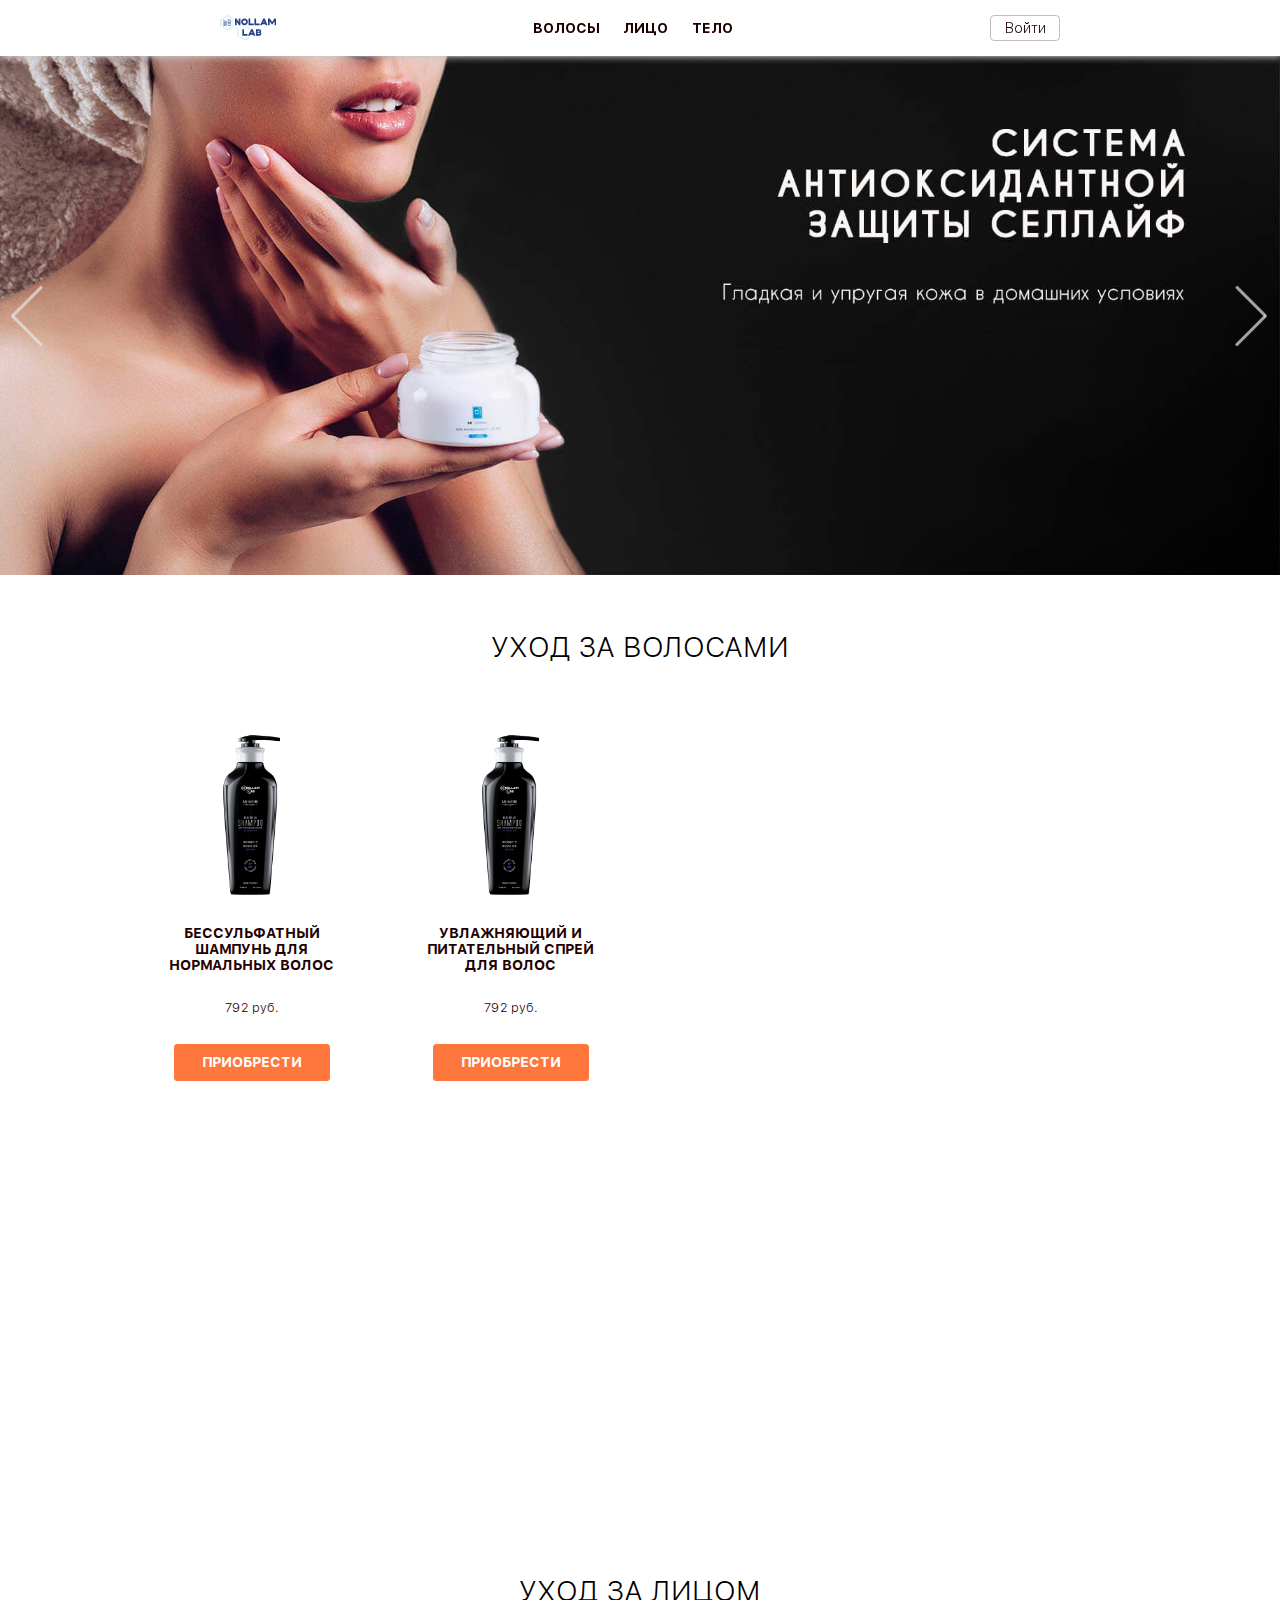
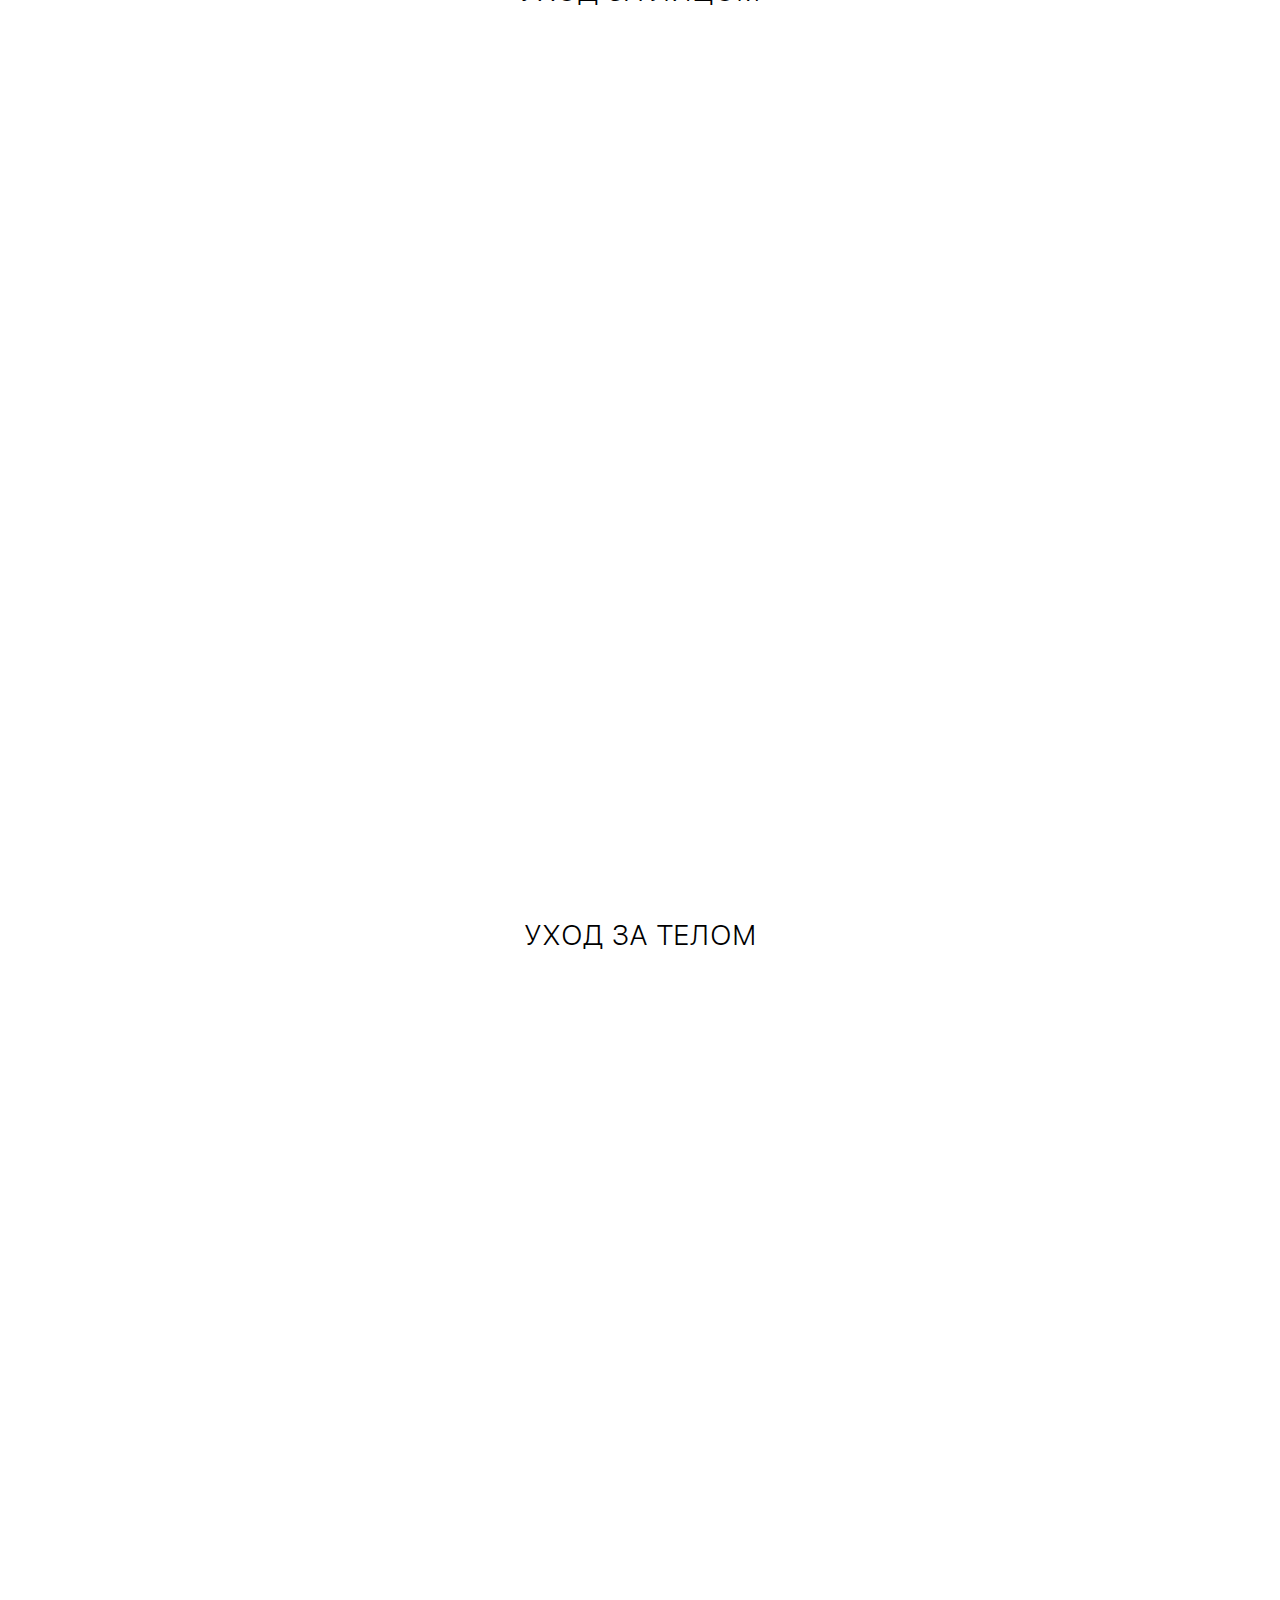
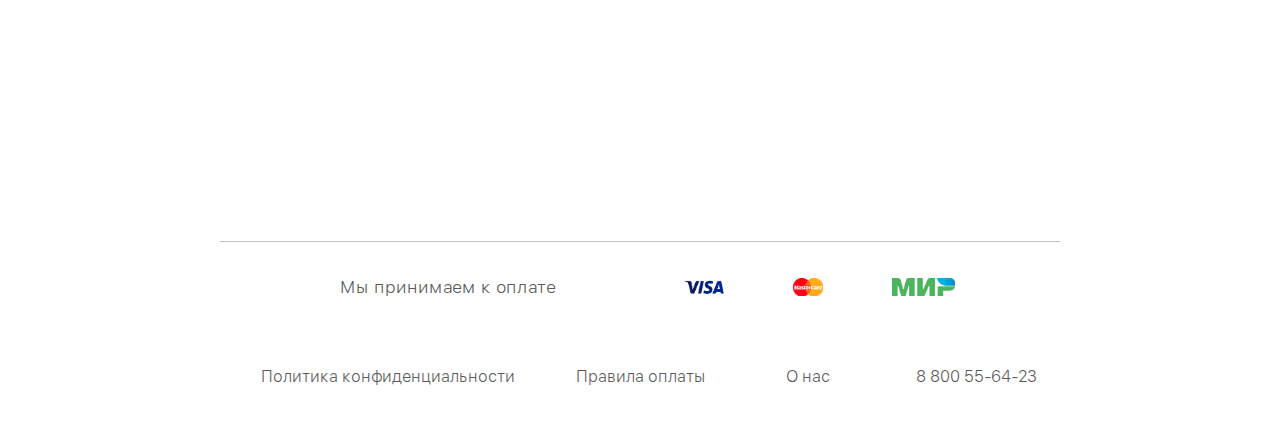
<file: NollamLab/project/index.html>
<!DOCTYPE html>
<html lang="ru">
<head>
    <meta charset="UTF-8">
    <meta name="viewport" content="width=device-width, initial-scale=1.0">
    <meta http-equiv="X-UA-Compatible" content="ie=edge">
    <title>Главная</title>
    <link rel="stylesheet" href="css/normalize.css">
    <link rel="stylesheet" href="css/font.css">
    <link rel="stylesheet" href="css/style.css">
    <link rel="stylesheet" href="css/media.css">
    <link rel="shortcut icon" href="icon/favicon.png" type="image/png">
</head>
<body>
    <header id="header">
        <div class="header-content" id="header-content">
            <a href="index.html" class="logo"></a>
            <a id="menu-btn" class="menu-btn btn-active" href="#">
                <img src="icon/menu-button-of-three-horizontal-lines.png" alt="">
            </a>
            <a id="menu-btn-close" class="menu-btn-close" href="#">
                <img src="icon/close.png" alt="">
            </a>
            <nav id="nav" class="hidden-mobile">
                <a href="#hair">ВОЛОСЫ</a>
                <a href="#face">ЛИЦО</a>
                <a href="#body">ТЕЛО</a>
            </nav>
            <a class="signin-block hidden-mobile" id="signin-block" href="signin.html">Войти</a>
        </div>
    </header>
    <div class="grid">
        <div class="content">
            <main>
                <button class="slider-btn" id="slider-btn-left">
                    <div class="btn">
                        <div class="line-top"></div>
                        <div class="line-bottom"></div>
                    </div>
                </button>
                <button class="slider-btn" id="slider-btn-right">
                    <div class="btn">
                            <div class="line-top"></div>
                            <div class="line-bottom"></div>
                    </div>
                </button>
                <div class="slider" id="slider">
                    <div class="slide" id="slide1"></div>
                    <div class="slide" id="slide2"></div>
                </div>
            </main>
            <div class="container" id="hair">
                <div class="title">УХОД ЗА ВОЛОСАМИ</div>
                <div class="wrapper">
                    <a href="product.html" class="wrapper-item">
                        <img src="img/1.png" alt="">
                        <h3>Бессульфатный шампунь для нормальных волос</h3>
                        <p>792 руб.</p>
                        <button>ПРИОБРЕСТИ</button>
                    </a>
                    <a href="product.html" class="wrapper-item">
                        <img src="img/1.png" alt="">
                        <h3>Увлажняющий и питательный спрей для волос</h3>
                        <p>792 руб.</p>
                        <button>ПРИОБРЕСТИ</button>
                    </a>
                    <a href="product.html" class="wrapper-item"></a>
                    <a href="product.html" class="wrapper-item"></a>
                    <a href="product.html" class="wrapper-item"></a>
                    <a href="product.html" class="wrapper-item"></a>
                    <a href="product.html" class="wrapper-item"></a>
                    <a href="product.html" class="wrapper-item"></a>
                </div>
            </div>
            <div class="container" id="face">
                <div class="title">УХОД ЗА ЛИЦОМ</div>
                <div class="wrapper">
                    <a href="product.html" class="wrapper-item">
                    </a>
                    <a href="product.html" class="wrapper-item"></a>
                    <a href="product.html" class="wrapper-item"></a>
                    <a href="product.html" class="wrapper-item"></a>
                    <a href="product.html" class="wrapper-item"></a>
                    <a href="product.html" class="wrapper-item"></a>
                    <a href="product.html" class="wrapper-item"></a>
                    <a href="product.html" class="wrapper-item"></a>
                </div>
            </div>
            <div class="container" id="body">
                <div class="title">УХОД ЗА ТЕЛОМ</div>
                <div class="wrapper">
                    <a href="product.html" class="wrapper-item"></a>
                    <a href="product.html" class="wrapper-item"></a>
                    <a href="product.html" class="wrapper-item"></a>
                    <a href="product.html" class="wrapper-item"></a>
                    <a href="product.html" class="wrapper-item"></a>
                    <a href="product.html" class="wrapper-item"></a>
                    <a href="product.html" class="wrapper-item"></a>
                    <a href="product.html" class="wrapper-item"></a>
                </div>
            </div>
        </div>
        <footer>
            <div class="footer-content">
                <p>Мы принимаем к оплате</p>
                <div class="card" id="visa"></div>
                <div class="card" id="master"></div>
                <div class="card" id="mir"></div>
                <a href="privacy.html">Политика конфиденциальности</a>
                <a href="rules.html">Правила оплаты</a>
                <a href="about.html">О нас</a>
                <a href="#">8 800 55-64-23</a>
            </div>
        </footer>
    </div>
    <script src="js/main.js"></script>
</body>
</html>
</file>
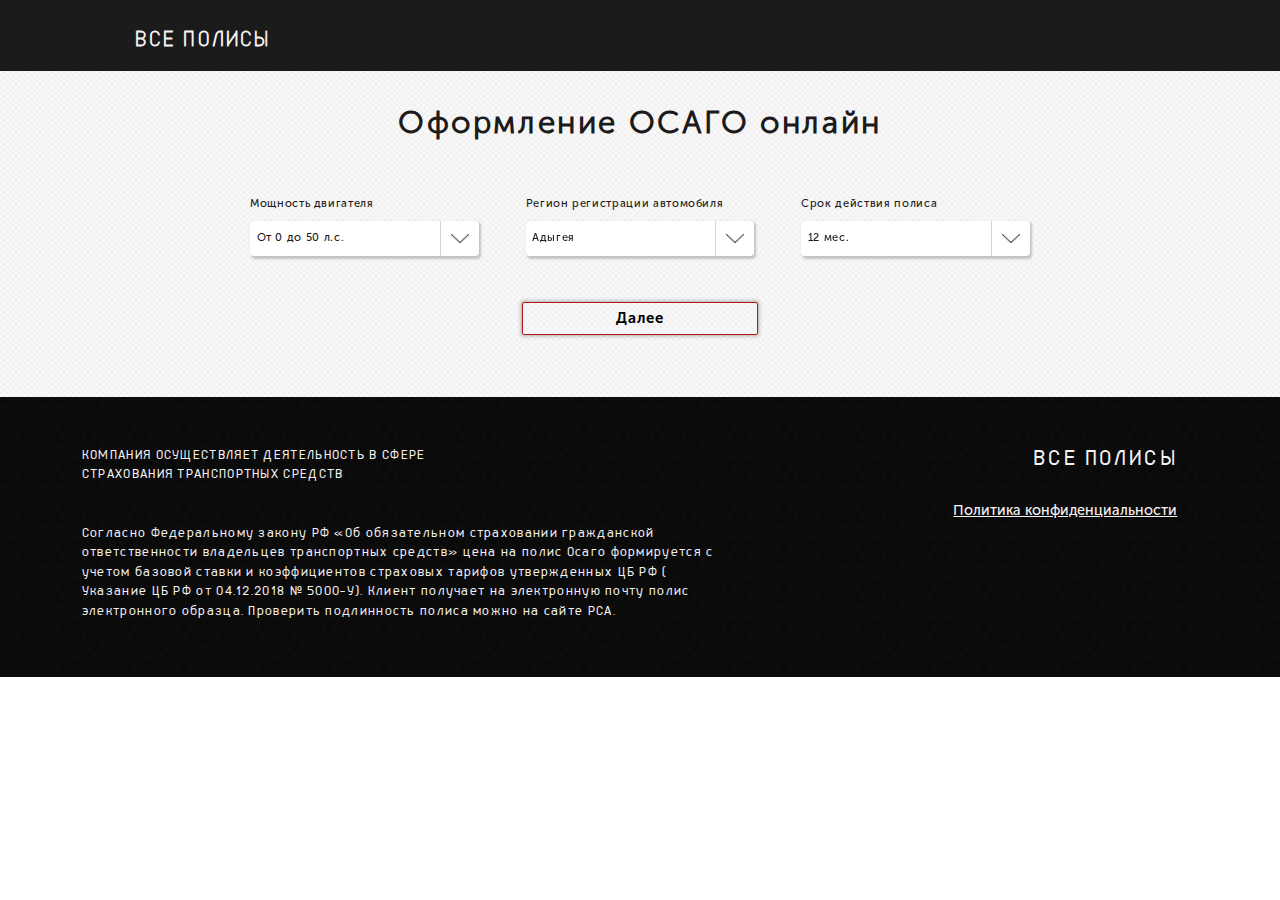
<file: vsepolisy/osago-first-step.html>
<!DOCTYPE html>
<html lang="ru">
<head>
    <meta charset="UTF-8">
    <meta name="viewport" content="width=device-width, initial-scale=1.0">
    <title>Все полисы - Осаго - шаг 1</title>
    <link rel="stylesheet" href="css/normalize.css">
    <link rel="stylesheet" href="css/font.css">
    <link rel="stylesheet" href="sass/base.css">
</head>
<body>
    <main>
        <section id="first" style="background: url('img/second-back.png') center #080808; height: auto;">
            <header id="header-osago">
                <div class="logo">
                    <a href="index.html"><h2>Все полисы</h2></a>
                    <button id="in-menu"></button>
                </div>
                <ul id="nav-menu">
                    <li><a href="#">Наши преимущества</a></li>
                    <li><a href="#">Виды страхования</a></li>
                    <li><a href="#">Как мы работаем</a></li>
                    <li><a href="#">Вопрос-ответ</a></li>
                    <li><a href="#">Новости и статьи</a></li>
                </ul>
            </header>
            <div class="osago-content">
                <h2>Оформление ОСАГО онлайн</h2>
                <form id="formOsago1" action="osago-second-step.html">
                    <ul>
                        <li class="content-item">
                            <label>Мощность двигателя</label>
                            <input class="osago-inputs" type="hidden" name="formOsago1input1" id="formOsago1input1" value="От 0 до 50 л.с.">
                            <div class="select">
                                <p>От 0 до 50 л.с.</p>
                                <div class="question-btn">
                                    <div></div>
                                </div>
                            </div>
                            <div class="options">
                                <div>От 0 до 50 л.с.</div>
                                <div>От 51 до 70 л.с.</div>
                                <div>От 71 до 100 л.с.</div>
                                <div>От 101 до 120 л.с.</div>
                                <div>От 121 до 150 л.с.</div>
                                <div>От 151 до выше л.с.</div>
                            </div>
                        </li>
                        <li class="content-item">
                            <label>Регион регистрации автомобиля</label>
                            <input class="osago-inputs" type="hidden" name="formOsago1input2" id="formOsago1input2" value="Адыгея">
                            <div class="select">
                                <p>Адыгея</p>
                                <div class="question-btn">
                                    <div></div>
                                </div>
                            </div>
                            <div class="options">
                                <div>Адыгея</div>
                                <div>Алтай</div>
                                <div>Алтайский край</div>
                                <div>Амурская область</div>
                                <div>Арханшельская область</div>
                                <div>Астраханская область</div>
                                <div>Байконур</div>
                                <div>Башкортостан</div>
                                <div>Белгородская область</div>
                                <div>Брянская область</div>
                                <div>Бурятия</div>
                                <div>Владимирская область</div>
                                <div>Волгоградская область</div>
                                <div>Воронежская область</div>
                                <div>Дагестан</div>
                                <div>Еврейская автономная область</div>
                                <div>Забайкальский край</div>
                                <div>Ивановская область</div>
                                <div>Ингушетия</div>
                                <div>Иркутская область</div>
                                <div>Кабардино-Балкарская Республика</div>
                                <div>Калининградская область</div>
                                <div>Калмыкия</div>
                                <div>Калужская область</div>
                                <div>Камчатский край</div>
                                <div>Карачаево-Черкесская Республика</div>
                                <div>Карелия</div>
                                <div>Кемеровская область</div>
                                <div>Кировская область</div>
                                <div>Коми</div>
                                <div>Костромская область</div>
                                <div>Краснодарский край</div>
                                <div>Красноярский край</div>
                                <div>Крым</div>
                                <div>Курганская область</div>
                                <div>Курская область</div>
                                <div>Ленинградская область</div>
                                <div>Липецкая область</div>
                                <div>Магаданская область</div>
                                <div>Марий Эл</div>
                                <div>Мордовия</div>
                                <div>Москва</div>
                                <div>Московская область</div>
                                <div>Мурманская область</div>
                                <div>Ненецкий автономный округ</div>
                                <div>Нижегородская область</div>
                                <div>Новгородская область</div>
                                <div>Новосибирская область</div>
                                <div>Омская область</div>
                                <div>Оренбургская область</div>
                                <div>Орловская область</div>
                                <div>Пензенская область</div>
                                <div>Пермский край</div>
                                <div>Приморский край</div>
                                <div>Псковская область</div>
                                <div>Ростовская область</div>
                                <div>Рязанская область</div>
                                <div>Самарская область</div>
                                <div>Санкт-Петербург</div>
                                <div>Саратовская область</div>
                                <div>Сахалинская область</div>
                                <div>Саха(Якутия) область</div>
                                <div>Свердловская область</div>
                                <div>Севастополь</div>
                                <div>Северная Осетия - Алания</div>
                                <div>Смоленская область</div>
                                <div>Ставропольский край</div>
                                <div>Тамбовская область</div>
                                <div>Татарстан</div>
                                <div>Тверская область</div>
                                <div>Томская область</div>
                                <div>Тульская область</div>
                                <div>Тыва</div>
                                <div>Тюменская область</div>
                                <div>Удмуртская Республика</div>
                                <div>Ульновская область</div>
                                <div>Хабаровский край</div>
                                <div>Хакасия</div>
                                <div>Ханты-Мансийский автономный округ - Югра</div>
                                <div>Челябинская область</div>
                                <div>Чеченская Республика</div>
                                <div>Чувашская Республика</div>
                                <div>Чукотский автономный округ</div>
                                <div>Ямало-Ненецкий автономный округ</div>
                                <div>Ярославская область</div>
                            </div>
                        </li>
                        <li class="content-item">
                            <label>Срок действия полиса</label>
                            <input class="osago-inputs" type="hidden" name="formOsago1input3" id="formOsago1input3" value="12 мес.">
                            <div class="select">
                                <p>12 мес.</p>
                                <div class="question-btn">
                                    <div></div>
                                </div>
                            </div>
                            <div class="options">
                                <div>12 мес.</div>
                                <div>11 мес.</div>
                                <div>10 мес.</div>
                                <div>9 мес.</div>
                                <div>8 мес.</div>
                                <div>7 мес.</div>
                                <div>6 мес.</div>
                                <div>5 мес.</div>
                                <div>4 мес.</div>
                                <div>3 мес.</div>
                            </div>
                        </li>
                    </ul>
                    <input type="submit" value="Далее"></p>
                </form>
            </div>
        </section>
        <footer>
            <div class="left-footer">
                <p>
                    КОМПАНИЯ ОСУЩЕСТВЛЯЕТ ДЕЯТЕЛЬНОСТЬ В СФЕРЕ<br>
                    СТРАХОВАНИЯ ТРАНСПОРТНЫХ СРЕДСТВ<br>
                    <br><br>
                    Согласно Федеральному закону РФ «Об обязательном страховании гражданской ответственности
                    владельцев транспортных средств» цена на полис Осаго формируется с учетом базовой ставки
                    и коэффициентов страховых тарифов утвержденных ЦБ РФ ( Указание ЦБ РФ от 04.12.2018 № 5000-У).
                    Клиент получает на электронную почту полис электронного образца.
                    Проверить подлинность полиса можно на сайте РСА.
                </p>
            </div>
            <div class="right-footer">
                <a href="#">Все Полисы</a>
                <a>Политика конфиденциальности</a>
            </div>
        </footer>
    </main>
    <script src="js/mobile.js"></script>
    <script src="js/select.js"></script>
</body>
</html>
</file>
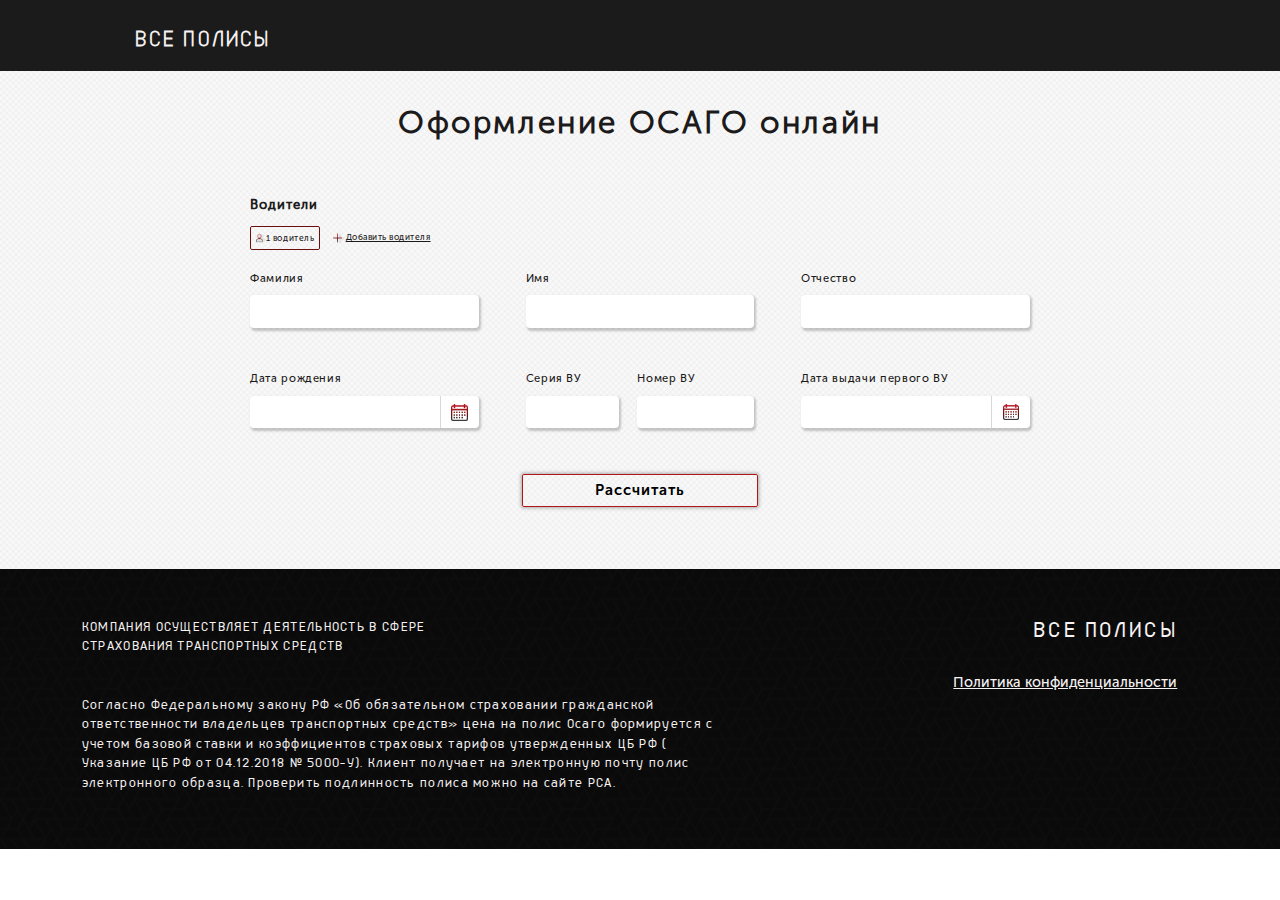
<file: vsepolisy/osago-second-step.html>
<!DOCTYPE html>
<html lang="ru">
<head>
    <meta charset="UTF-8">
    <meta name="viewport" content="width=device-width, initial-scale=1.0">
    <title>Все полисы - Осаго - шаг 2</title>
    <link rel="stylesheet" href="css/normalize.css">
    <link rel="stylesheet" href="css/font.css">
    <link rel="stylesheet" href="sass/base.css">
    <link rel="stylesheet" type="text/css" href="css/cssworld.ru-xcal.css" />
    <script type="text/javascript" src="js/cssworld.ru-xcal-en.js"></script>
</head>
<body>
    <main>
        <section id="first" style="background: url('img/second-back.png') center #080808; height: auto;">
            <header id="header-osago">
                <div class="logo">
                    <a href="index.html"><h2>Все полисы</h2></a>
                    <button id="in-menu"></button>
                </div>
                <ul id="nav-menu">
                    <li><a href="#">Наши преимущества</a></li>
                    <li><a href="#">Виды страхования</a></li>
                    <li><a href="#">Как мы работаем</a></li>
                    <li><a href="#">Вопрос-ответ</a></li>
                    <li><a href="#">Новости и статьи</a></li>
                </ul>
            </header>
            <div class="osago-content">
                <h2>Оформление ОСАГО онлайн</h2>
                <form id="formOsago2" action="osago-second-step.html">
                    <section>
                        <h5>Водители</h5>
                        <div>
                            <div class="vod">
                                <div></div>
                                <p>1 водитель</p>
                            </div>
                            <div class="add-vod">
                                <div></div>
                                <a>Добавить водителя</a>
                            </div>
                        </div>
                    </section>
                    <ul>
                        <li class="content-item">
                            <label>Фамилия</label>
                            <input class="osago-inputs-text" type="text" name="formOsago2input1" id="formOsago2input1" required>
                        </li>
                        <li class="content-item">
                            <label>Имя</label>
                            <input class="osago-inputs-text" type="text" name="formOsago2input2" id="formOsago2input2" required>
                        </li>
                        <li class="content-item">
                            <label>Отчество</label>
                            <input class="osago-inputs-text" type="text" name="formOsago2input3" id="formOsago2input3" required>
                        </li>
                        <li class="content-item calendar">
                            <label>Дата рождения</label>
                            <input class="osago-inputs-text" type="text" name="formOsago2input4" id="formOsago2input4" required onClick="xCal(this)" onKeyUp="xCal()">
                            <div>
                                <div></div>
                            </div>
                        </li>
                        <li class="content-item" id="spec">
                            <div>
                                <label>Серия ВУ</label>
                                <input class="osago-inputs-text" type="text" name="formOsago2input5" id="formOsago2input5" required>
                            </div>
                            <div>
                                <label>Номер ВУ</label>
                                <input class="osago-inputs-text" type="text" name="formOsago2input6" id="formOsago2input6" required>
                            </div>
                        </li>
                        <li class="content-item calendar">
                            <label>Дата выдачи первого ВУ</label>
                            <input class="osago-inputs-text" type="text" name="formOsago2input7" id="formOsago2input7" required onClick="xCal(this)" onKeyUp="xCal()">
                            <div>
                                <div></div>
                            </div>
                        </li>
                    </ul>
                    <input type="submit" value="Рассчитать"></p>
                </form>
            </div>
        </section>
        <footer>
            <div class="left-footer">
                <p>
                    КОМПАНИЯ ОСУЩЕСТВЛЯЕТ ДЕЯТЕЛЬНОСТЬ В СФЕРЕ<br>
                    СТРАХОВАНИЯ ТРАНСПОРТНЫХ СРЕДСТВ<br>
                    <br><br>
                    Согласно Федеральному закону РФ «Об обязательном страховании гражданской ответственности
                    владельцев транспортных средств» цена на полис Осаго формируется с учетом базовой ставки
                    и коэффициентов страховых тарифов утвержденных ЦБ РФ ( Указание ЦБ РФ от 04.12.2018 № 5000-У).
                    Клиент получает на электронную почту полис электронного образца.
                    Проверить подлинность полиса можно на сайте РСА.
                </p>
            </div>
            <div class="right-footer">
                <a href="#">Все Полисы</a>
                <a>Политика конфиденциальности</a>
            </div>
        </footer>
    </main>
    <script src="js/mobile.js"></script>
    <script src="js/select.js"></script>
</body>
</html>
</file>
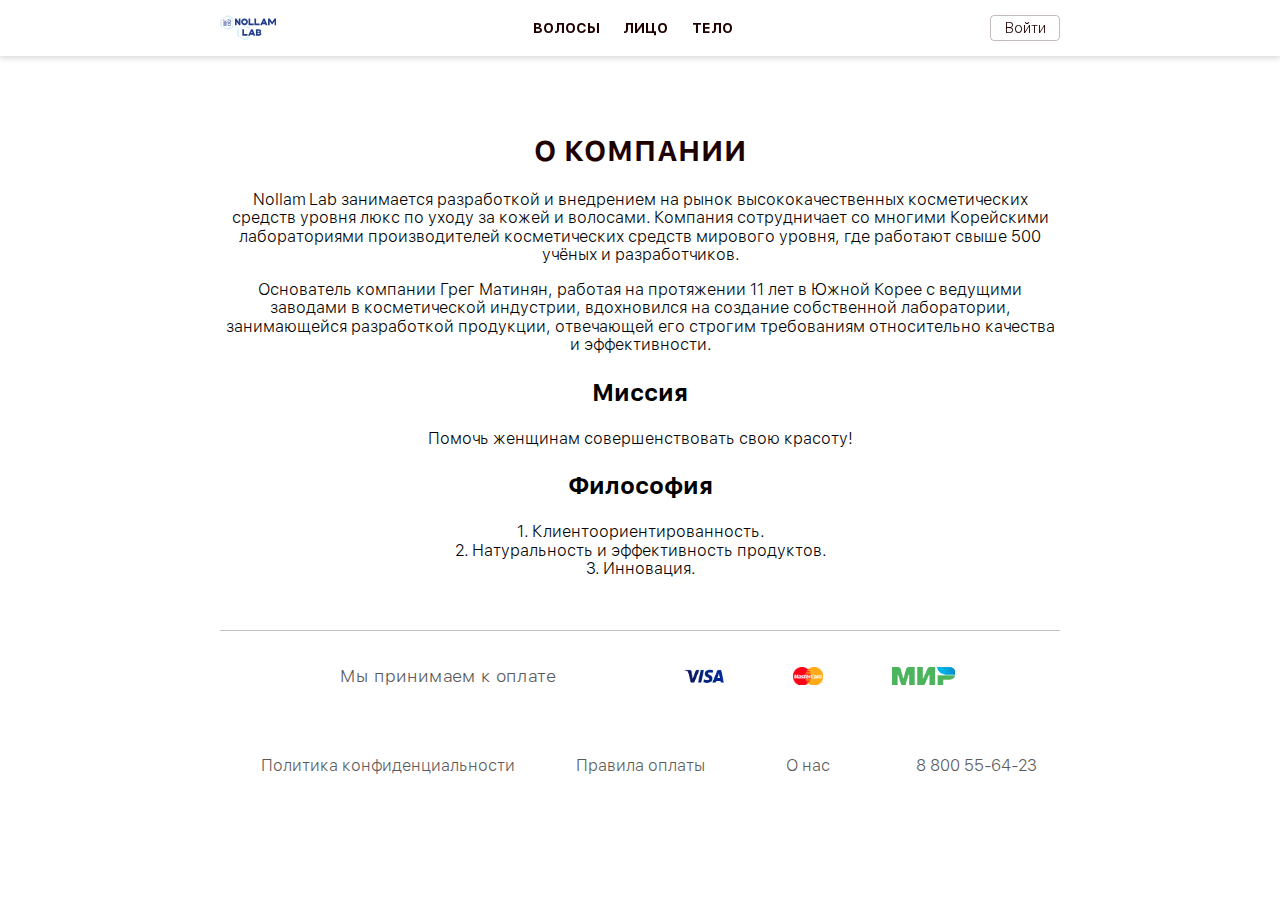
<file: NollamLab/project/about.html>
<!DOCTYPE html>
<html lang="ru">
<head>
    <meta charset="UTF-8">
    <meta name="viewport" content="width=device-width, initial-scale=1.0">
    <meta http-equiv="X-UA-Compatible" content="ie=edge">
    <title>О нас</title>
    <link rel="stylesheet" href="css/normalize.css">
    <link rel="stylesheet" href="css/font.css">
    <link rel="stylesheet" href="css/style.css">
    <link rel="stylesheet" href="css/media.css">
    <link rel="shortcut icon" href="icon/favicon.png" type="image/png">
</head>
<body>
    <header id="header">
        <div class="header-content" id="header-content">
            <a href="index.html" class="logo"></a>
            <a id="menu-btn" class="menu-btn btn-active" href="#">
                <img src="icon/menu-button-of-three-horizontal-lines.png" alt="">
            </a>
            <a id="menu-btn-close" class="menu-btn-close" href="#">
                <img src="icon/close.png" alt="">
            </a>
            <nav id="nav" class="hidden-mobile">
                <a href="index.html#hair">ВОЛОСЫ</a>
                <a href="index.html#face">ЛИЦО</a>
                <a href="index.html#body">ТЕЛО</a>
            </nav>
            <a class="signin-block hidden-mobile" id="signin-block" href="signin.html">Войти</a>
        </div>
    </header>
    <div class="grid">
        <section class="about-content">
            <div class="about-item">
                <h2>О КОМПАНИИ</h2>
                <p>Nollam Lab занимается разработкой и внедрением на рынок 
                    высококачественных косметических средств уровня люкс 
                    по уходу за кожей и волосами. Компания сотрудничает со 
                    многими Корейскими лабораториями производителей 
                    косметических средств мирового уровня, где работают 
                    свыше 500 учёных и разработчиков.
                </p>
                <p>
                    Основатель компании Грег Матинян, работая на протяжении 
                    11 лет в Южной Корее с ведущими заводами в косметической 
                    индустрии, вдохновился на создание собственной лаборатории, 
                    занимающейся разработкой продукции, отвечающей его строгим 
                    требованиям относительно качества и эффективности.
                </p>
            </div>
            <div class="about-item">
                <h3>Миссия</h3>
                <p>
                    Помочь женщинам совершенствовать свою красоту!
                </p>
            </div>
            <div class="about-item">
                <h3>Философия</h3>
                <p>
                    1. Клиентоориентированность.<br>
                    2. Натуральность и эффективность​ продуктов.<br>
                    3. Инновация.<br>
                </p>
            </div>
        </section>
        <footer>
            <div class="footer-content">
                <p>Мы принимаем к оплате</p>
                <div class="card" id="visa"></div>
                <div class="card" id="master"></div>
                <div class="card" id="mir"></div>
                <a href="privacy.html">Политика конфиденциальности</a>
                <a href="rules.html">Правила оплаты</a>
                <a href="about.html">О нас</a>
                <a href="#">8 800 55-64-23</a>
            </div>
        </footer>
    </div>
    <script src="js/main.js"></script>
</body>
</html>
</file>
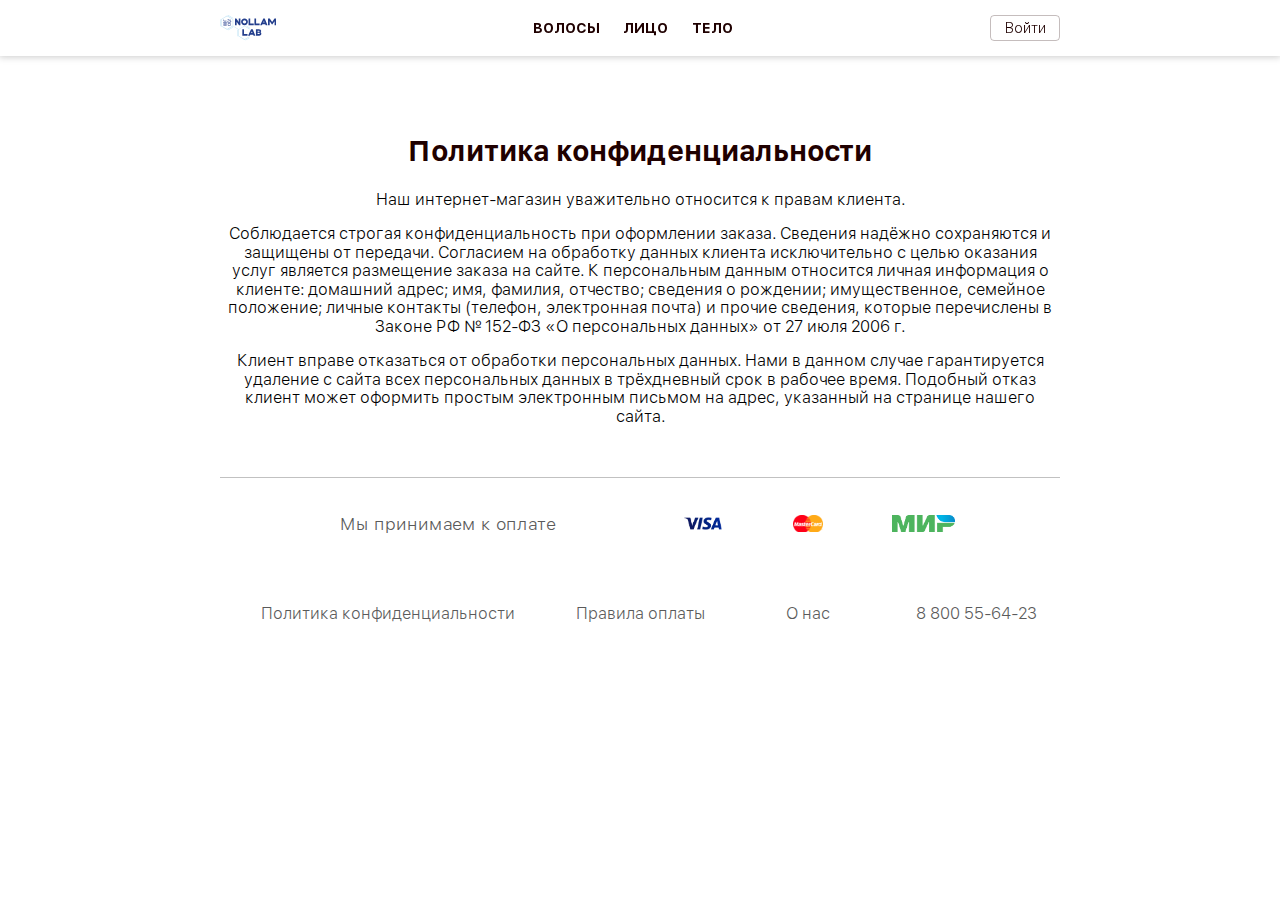
<file: NollamLab/project/privacy.html>
<!DOCTYPE html>
<html lang="ru">
<head>
    <meta charset="UTF-8">
    <meta name="viewport" content="width=device-width, initial-scale=1.0">
    <meta http-equiv="X-UA-Compatible" content="ie=edge">
    <title>Политика Конфиденциальности</title>
    <link rel="stylesheet" href="css/normalize.css">
    <link rel="stylesheet" href="css/font.css">
    <link rel="stylesheet" href="css/style.css">
    <link rel="stylesheet" href="css/media.css">
    <link rel="shortcut icon" href="icon/favicon.png" type="image/png">
</head>
<body>
    <header id="header">
        <div class="header-content" id="header-content">
            <a href="index.html" class="logo"></a>
            <a id="menu-btn" class="menu-btn btn-active" href="#">
                <img src="icon/menu-button-of-three-horizontal-lines.png" alt="">
            </a>
            <a id="menu-btn-close" class="menu-btn-close" href="#">
                <img src="icon/close.png" alt="">
            </a>
            <nav id="nav" class="hidden-mobile">
                <a href="index.html#hair">ВОЛОСЫ</a>
                <a href="index.html#face">ЛИЦО</a>
                <a href="index.html#body">ТЕЛО</a>
            </nav>
            <a class="signin-block hidden-mobile" id="signin-block" href="signin.html">Войти</a>
        </div>
    </header>
    <div class="grid">
        <section class="about-content">
            <div class="about-item">
                <h2>Политика конфиденциальности</h2>
                <p>Наш интернет-магазин уважительно относится к правам клиента. 
                </p>
                <p>
                    Соблюдается строгая конфиденциальность при оформлении заказа. 
                    Сведения надёжно сохраняются и защищены от передачи. 
                    Согласием на обработку данных клиента исключительно с целью 
                    оказания услуг является размещение заказа на сайте. 
                    К персональным данным относится личная информация о клиенте: 
                    домашний адрес; имя, фамилия, отчество; сведения о рождении; 
                    имущественное, семейное положение; личные контакты 
                    (телефон, электронная почта) и прочие сведения, которые 
                    перечислены в Законе РФ № 152-ФЗ «О персональных данных» 
                    от 27 июля 2006 г.</p>
                <p>
                    Клиент вправе отказаться от обработки 
                    персональных данных. Нами в данном случае гарантируется 
                    удаление с сайта всех персональных данных в трёхдневный срок 
                    в рабочее время. Подобный отказ клиент может оформить простым 
                    электронным письмом на адрес, указанный на странице нашего сайта.
                </p>
            </div>
        </section>
        <footer>
            <div class="footer-content">
                <p>Мы принимаем к оплате</p>
                <div class="card" id="visa"></div>
                <div class="card" id="master"></div>
                <div class="card" id="mir"></div>
                <a href="privacy.html">Политика конфиденциальности</a>
                <a href="rules.html">Правила оплаты</a>
                <a href="about.html">О нас</a>
                <a href="#">8 800 55-64-23</a>
            </div>
        </footer>
    </div>
    <script src="js/main.js"></script>
</body>
</html>
</file>
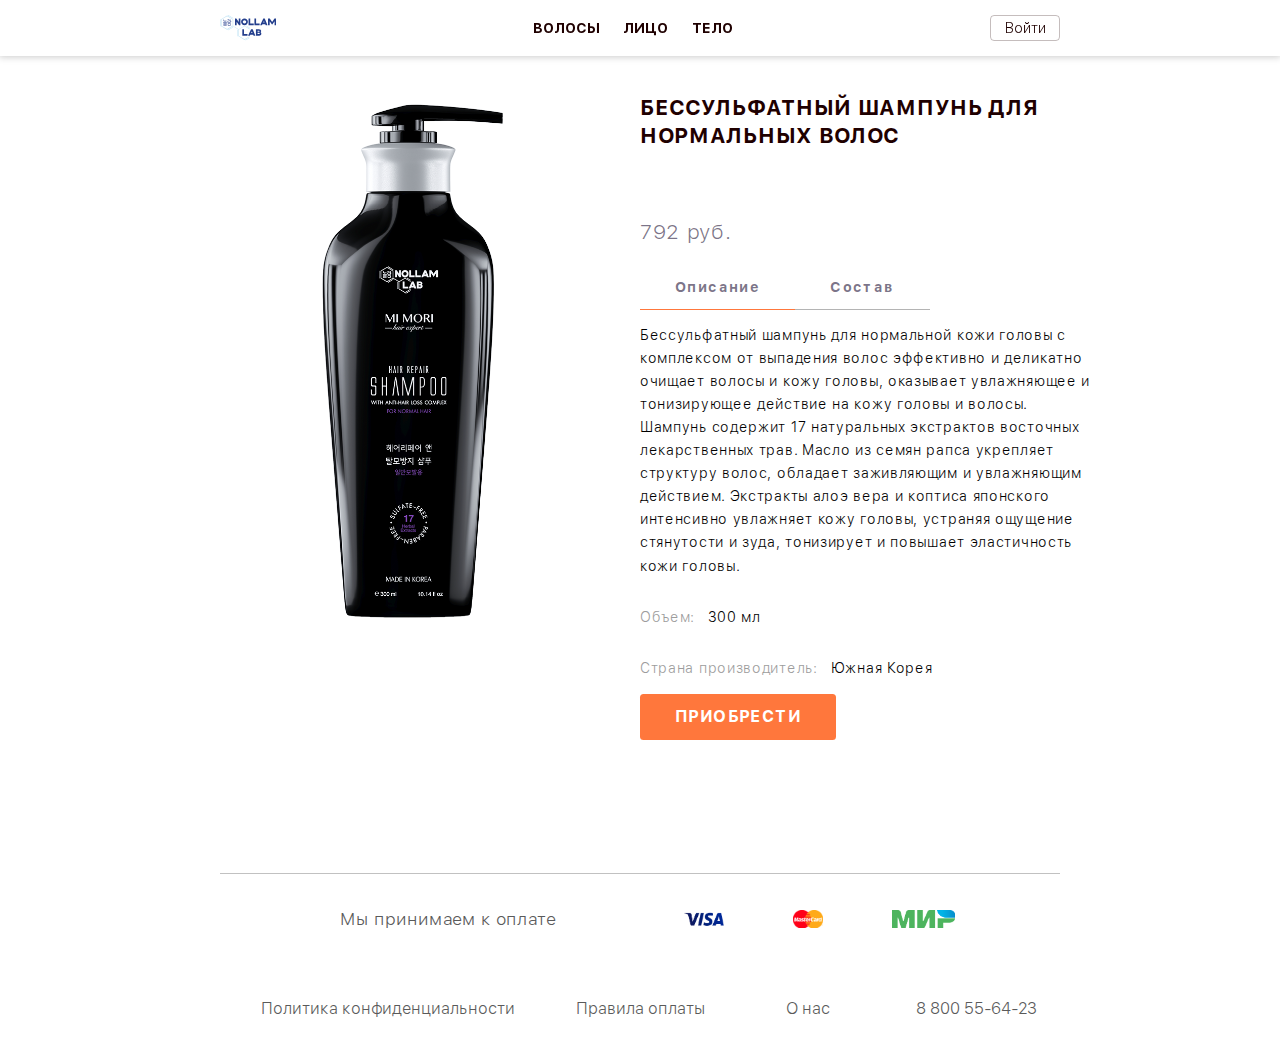
<file: NollamLab/project/product.html>
<!DOCTYPE html>
<html lang="ru">
<head>
    <meta charset="UTF-8">
    <meta name="viewport" content="width=device-width, initial-scale=1.0">
    <meta http-equiv="X-UA-Compatible" content="ie=edge">
    <title>Product</title>
    <link rel="stylesheet" href="css/normalize.css">
    <link rel="stylesheet" href="css/font.css">
    <link rel="stylesheet" href="css/style.css">
    <link rel="stylesheet" href="css/media.css">
    <link rel="shortcut icon" href="icon/favicon.png" type="image/png">
</head>
<body>
    <header id="header">
        <div class="header-content" id="header-content">
            <a href="index.html" class="logo"></a>
            <a id="menu-btn" class="menu-btn btn-active" href="#">
                <img src="icon/menu-button-of-three-horizontal-lines.png" alt="">
            </a>
            <a id="menu-btn-close" class="menu-btn-close" href="#">
                <img src="icon/close.png" alt="">
            </a>
            <nav id="nav" class="hidden-mobile">
                <a href="index.html#hair">ВОЛОСЫ</a>
                <a href="index.html#face">ЛИЦО</a>
                <a href="index.html#body">ТЕЛО</a>
            </nav>
            <a class="signin-block hidden-mobile" id="signin-block" href="signin.html">Войти</a>
        </div>
    </header>
    <div class="grid">
        <div class="product-content">
            <img src="img/1.png" alt="">
            <div class="product-item">
                <h2>БЕССУЛЬФАТНЫЙ ШАМПУНЬ ДЛЯ НОРМАЛЬНЫХ ВОЛОС</h2>
                <p class="price">792 руб.</p>
                <section>
                    <button class="product-btn-active" id="desc-btn">Описание</button>
                    <button id="comp-btn">Состав</button>
                </section>
                <p id="desc-text" class="product-text-active">
                    Бессульфатный шампунь для нормальной кожи головы с комплексом от выпадения волос эффективно и деликатно очищает волосы и кожу головы, оказывает увлажняющее и тонизирующее действие на кожу головы и волосы. Шампунь содержит 17 натуральных экстрактов восточных лекарственных трав.

Масло из семян рапса укрепляет структуру волос, обладает заживляющим и увлажняющим действием. Экстракты алоэ вера и коптиса японского интенсивно увлажняет кожу головы, устраняя ощущение стянутости и зуда, тонизирует и повышает эластичность кожи головы.

                </p>
                <p id="comp-text" class="product-text-nonactive">
                    Water, Panax Ginseng Root Extract, Cocamidopropyl Betaine, Sodium C14-16 Olefin Sulfonate, Sodium Lauroyl Methylaminopropionate, Coptis Japonica Extract, Fragrance, Cocamide MEA, Polyquaternium-22, Phenoxyethanol, Lactic Acid, Betaine, Panthenol, Salicylic Acid, Menthol, Brassica Napus Seed Oil, Houttuynia Cordata Extract, Niacinamide, Buthylene Glycol, Ginkgo Biloba Leaf Extract, Dipotassium Glycyrrhizate, Disodium EDTA, Ganoderma Lucidum (Mushroom) Extract, Lavandula Angustifolia (Lavender) Flower Water, Citrus Paradisi (Grapefruit) Fruit Extract, Citrus Limon (Lemon) Fruit Extract, Pinus Sylvestris Cone Extract, Alcohol, Artemisia Vulgaris Extract, Aloe Barbadensis Leaf Extract, Pyrus Malus (Apple) Fruit Extract, Calendula Officinalis Extract, Coix Lacryma-Jobi Ma-Yuen Seed Extract, Rosmarinus Officinalis (Rosemary) Extract, Salvia Officinalis (Sage) Extract
                </p>
                <div>
                    <p>Объем:</p>
                    <p>300 мл</p>
                </div>
                <div>
                    <p>Страна производитель:</p>
                    <p>Южная Корея</p>
                </div>
                <button>ПРИОБРЕСТИ</button>
            </div>
        </div>
        <footer>
            <div class="footer-content">
                <p>Мы принимаем к оплате</p>
                <div class="card" id="visa"></div>
                <div class="card" id="master"></div>
                <div class="card" id="mir"></div>
                <a href="privacy.html">Политика конфиденциальности</a>
                <a href="rules.html">Правила оплаты</a>
                <a href="about.html">О нас</a>
                <a href="#">8 800 55-64-23</a>
            </div>
        </footer>
    </div>
    <script src="js/main.js"></script>
    <script src="js/product.js"></script>
</body>
</html>
</file>
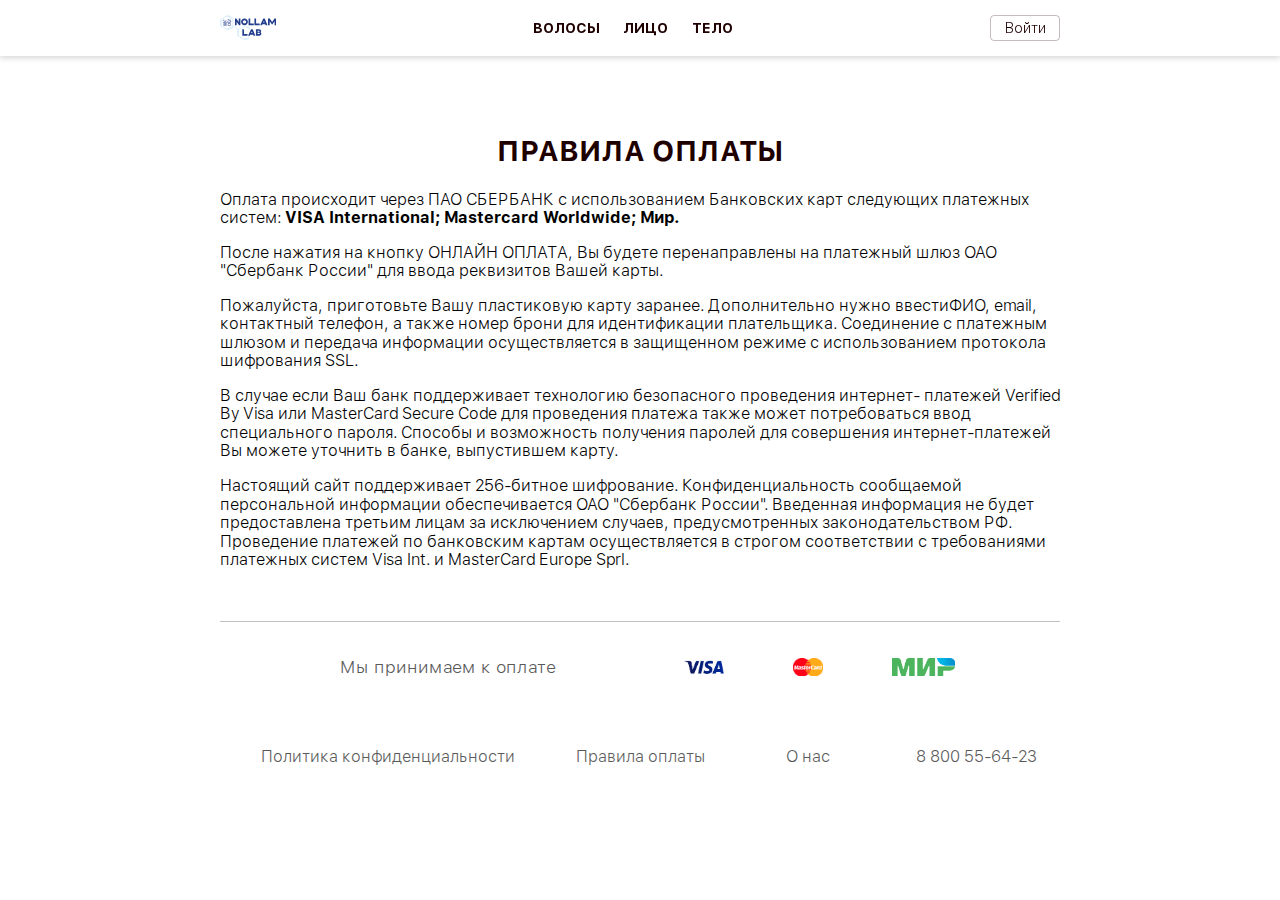
<file: NollamLab/project/rules.html>
<!DOCTYPE html>
<html lang="ru">
<head>
    <meta charset="UTF-8">
    <meta name="viewport" content="width=device-width, initial-scale=1.0">
    <meta http-equiv="X-UA-Compatible" content="ie=edge">
    <title>Правила оплаты</title>
    <link rel="stylesheet" href="css/normalize.css">
    <link rel="stylesheet" href="css/font.css">
    <link rel="stylesheet" href="css/style.css">
    <link rel="stylesheet" href="css/media.css">
    <link rel="shortcut icon" href="icon/favicon.png" type="image/png">
</head>
<body>
    <header id="header">
        <div class="header-content" id="header-content">
            <a href="index.html" class="logo"></a>
            <a id="menu-btn" class="menu-btn btn-active" href="#">
                <img src="icon/menu-button-of-three-horizontal-lines.png" alt="">
            </a>
            <a id="menu-btn-close" class="menu-btn-close" href="#">
                <img src="icon/close.png" alt="">
            </a>
            <nav id="nav" class="hidden-mobile">
                <a href="index.html#hair">ВОЛОСЫ</a>
                <a href="index.html#face">ЛИЦО</a>
                <a href="index.html#body">ТЕЛО</a>
            </nav>
            <a class="signin-block hidden-mobile" id="signin-block" href="signin.html">Войти</a>
        </div>
    </header>
    <div class="grid">
        <div class="rules-content">
            <h2>
                ПРАВИЛА ОПЛАТЫ
            </h2>
            <p>Оплата происходит через ПАО СБЕРБАНК с использованием Банковских карт 
                следующих платежных систем: <strong>VISA International; Mastercard Worldwide; 
                Мир.</strong></p>
            <p>
                После нажатия на кнопку ОНЛАЙН ОПЛАТА, Вы будете перенаправлены на 
                платежный шлюз ОАО "Сбербанк России" для ввода реквизитов Вашей карты.
            </p>
            <p>
                Пожалуйста, приготовьте Вашу пластиковую карту заранее. 
                Дополнительно нужно ввестиФИО, email, контактный телефон, 
                а также номер брони для идентификации плательщика. 
                Соединение с платежным шлюзом и передача информации осуществляется 
                в защищенном режиме с использованием протокола шифрования SSL.
            </p>
            <p>
                В случае если Ваш банк поддерживает технологию безопасного 
                проведения интернет- платежей Verified By Visa или MasterCard 
                Secure Code для проведения платежа также может потребоваться 
                ввод специального пароля. Способы и возможность получения паролей 
                для совершения интернет-платежей Вы можете уточнить в банке, выпустившем карту.
            </p>
            <p>
                Настоящий сайт поддерживает 256-битное шифрование. 
                Конфиденциальность сообщаемой персональной информации обеспечивается 
                ОАО "Сбербанк России". Введенная информация не будет предоставлена 
                третьим лицам за исключением случаев, предусмотренных законодательством РФ. 
                Проведение платежей по банковским картам осуществляется в строгом соответствии 
                с требованиями платежных систем Visa Int. и MasterCard Europe Sprl.
            </p>
        </div>
        <footer>
            <div class="footer-content">
                <p>Мы принимаем к оплате</p>
                <div class="card" id="visa"></div>
                <div class="card" id="master"></div>
                <div class="card" id="mir"></div>
                <a href="privacy.html">Политика конфиденциальности</a>
                <a href="rules.html">Правила оплаты</a>
                <a href="about.html">О нас</a>
                <a href="#">8 800 55-64-23</a>
            </div>
        </footer>
    </div>
    <script src="js/main.js"></script>
</body>
</html>
</file>
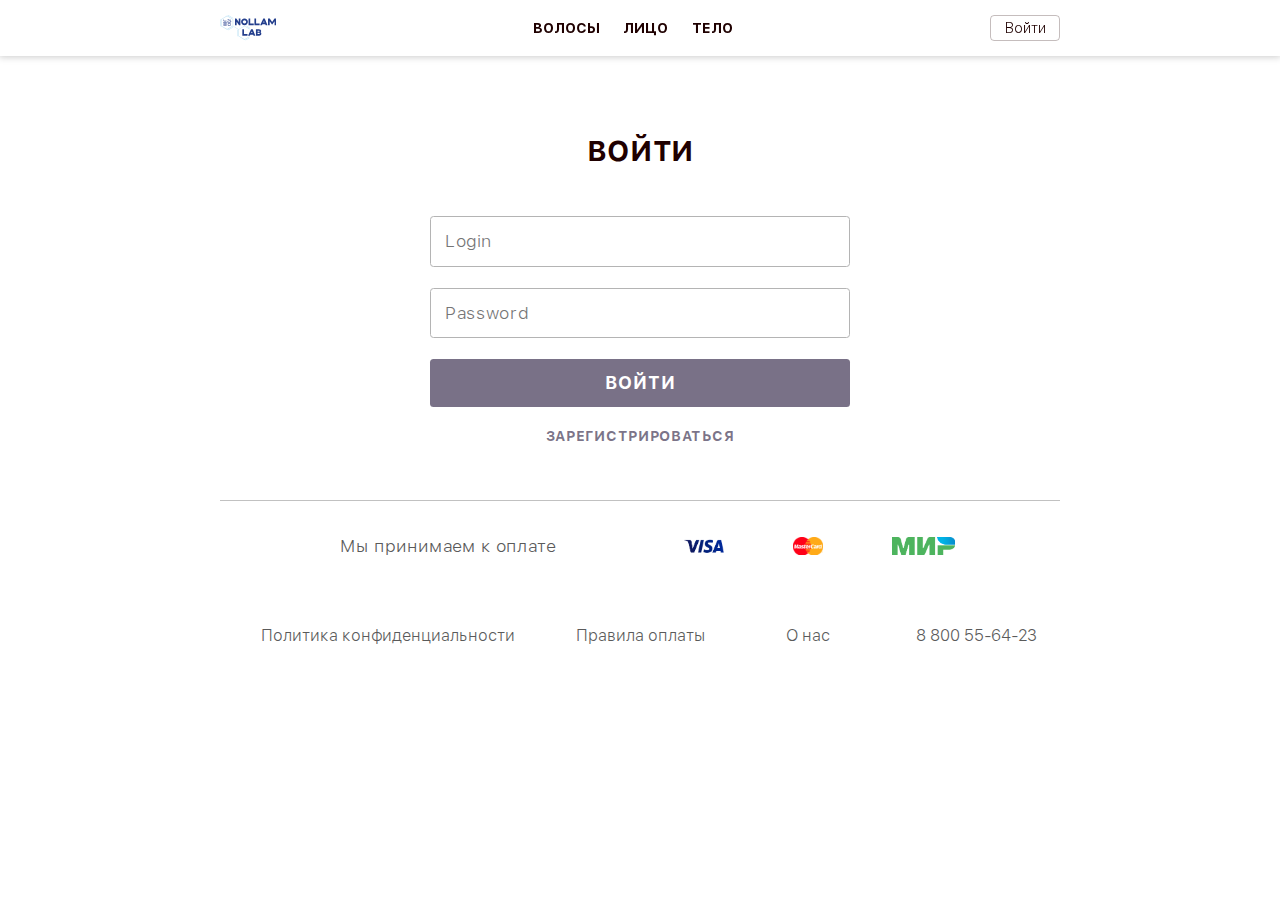
<file: NollamLab/project/signin.html>
<!DOCTYPE html>
<html lang="ru">
<head>
    <meta charset="UTF-8">
    <meta name="viewport" content="width=device-width, initial-scale=1.0">
    <meta http-equiv="X-UA-Compatible" content="ie=edge">
    <title>Вход</title>
    <link rel="stylesheet" href="css/normalize.css">
    <link rel="stylesheet" href="css/font.css">
    <link rel="stylesheet" href="css/style.css">
    <link rel="stylesheet" href="css/media.css">
    <link rel="shortcut icon" href="icon/favicon.png" type="image/png">
</head>
<body>
    <header id="header">
        <div class="header-content" id="header-content">
            <a href="index.html" class="logo"></a>
            <a id="menu-btn" class="menu-btn btn-active" href="#">
                <img src="icon/menu-button-of-three-horizontal-lines.png" alt="">
            </a>
            <a id="menu-btn-close" class="menu-btn-close" href="#">
                <img src="icon/close.png" alt="">
            </a>
            <nav id="nav" class="hidden-mobile">
                <a href="#hair">ВОЛОСЫ</a>
                <a href="#face">ЛИЦО</a>
                <a href="#body">ТЕЛО</a>
            </nav>
            <a class="signin-block hidden-mobile" id="signin-block" href="signin.html">Войти</a>
        </div>
    </header>
    <div class="grid">
        <div class="sign-content">
            <h2>ВОЙТИ</h2>
            <form action="">
                <input name="login" type="text" placeholder="Login" required>
                <input name="password" type="password" placeholder="Password" required>
                <input class="input-btn" type="submit" value="ВОЙТИ">
                <a href="signup.html">ЗАРЕГИСТРИРОВАТЬСЯ</a>
            </form>
        </div>
        <footer>
            <div class="footer-content">
                <p>Мы принимаем к оплате</p>
                <div class="card" id="visa"></div>
                <div class="card" id="master"></div>
                <div class="card" id="mir"></div>
                <a href="privacy.html">Политика конфиденциальности</a>
                <a href="rules.html">Правила оплаты</a>
                <a href="about.html">О нас</a>
                <a href="#">8 800 55-64-23</a>
            </div>
        </footer>
    </div>
    <script src="js/main.js"></script>
</body>
</html>
</file>
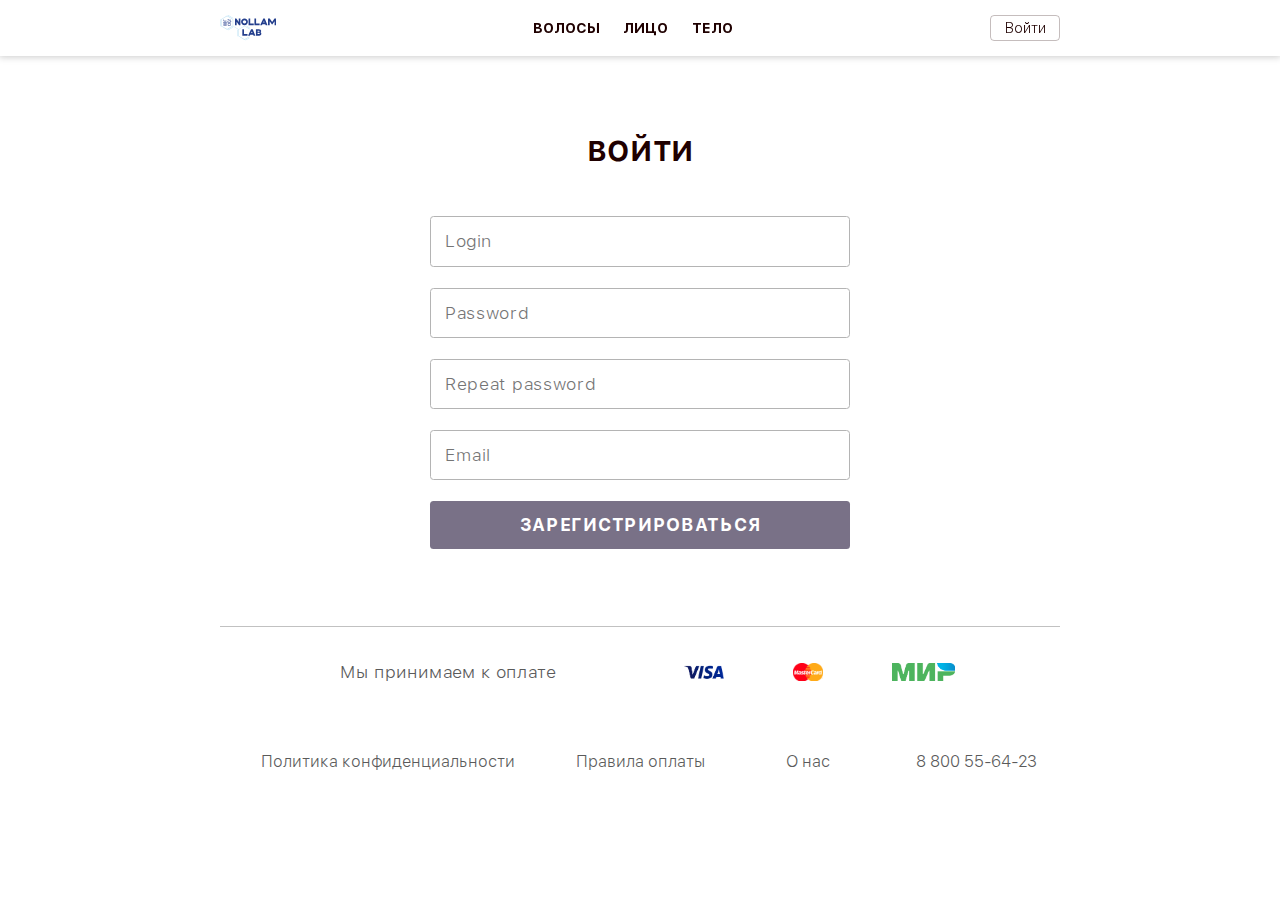
<file: NollamLab/project/signup.html>
<!DOCTYPE html>
<html lang="ru">
<head>
    <meta charset="UTF-8">
    <meta name="viewport" content="width=device-width, initial-scale=1.0">
    <meta http-equiv="X-UA-Compatible" content="ie=edge">
    <title>Зарегистрироваться</title>
    <link rel="stylesheet" href="css/normalize.css">
    <link rel="stylesheet" href="css/font.css">
    <link rel="stylesheet" href="css/style.css">
    <link rel="stylesheet" href="css/media.css">
    <link rel="shortcut icon" href="icon/favicon.png" type="image/png">
</head>
<body>
   <header id="header">
        <div class="header-content" id="header-content">
            <a href="index.html" class="logo"></a>
            <a id="menu-btn" class="menu-btn btn-active" href="#">
                <img src="icon/menu-button-of-three-horizontal-lines.png" alt="">
            </a>
            <a id="menu-btn-close" class="menu-btn-close" href="#">
                <img src="icon/close.png" alt="">
            </a>
            <nav id="nav" class="hidden-mobile">
                <a href="#hair">ВОЛОСЫ</a>
                <a href="#face">ЛИЦО</a>
                <a href="#body">ТЕЛО</a>
            </nav>
            <a class="signin-block hidden-mobile" id="signin-block" href="signin.html">Войти</a>
        </div>
    </header>
    <div class="grid">
        <div class="sign-content">
            <h2>ВОЙТИ</h2>
            <form action="">
                <input name="login" type="text" placeholder="Login" required>
                <input name="password" type="password" placeholder="Password" required>
                <input name="repeatPassword" type="password" placeholder="Repeat password" required>
                <input name="email" type="email" placeholder="Email" required>
                <input class="input-btn" type="submit" value="ЗАРЕГИСТРИРОВАТЬСЯ">
            </form>
        </div>
        <footer>
            <div class="footer-content">
                <p>Мы принимаем к оплате</p>
                <div class="card" id="visa"></div>
                <div class="card" id="master"></div>
                <div class="card" id="mir"></div>
                <a href="privacy.html">Политика конфиденциальности</a>
                <a href="rules.html">Правила оплаты</a>
                <a href="about.html">О нас</a>
                <a href="#">8 800 55-64-23</a>
            </div>
        </footer>
    </div> 
    <script src="js/main.js"></script>
</body>
</html>
</file>
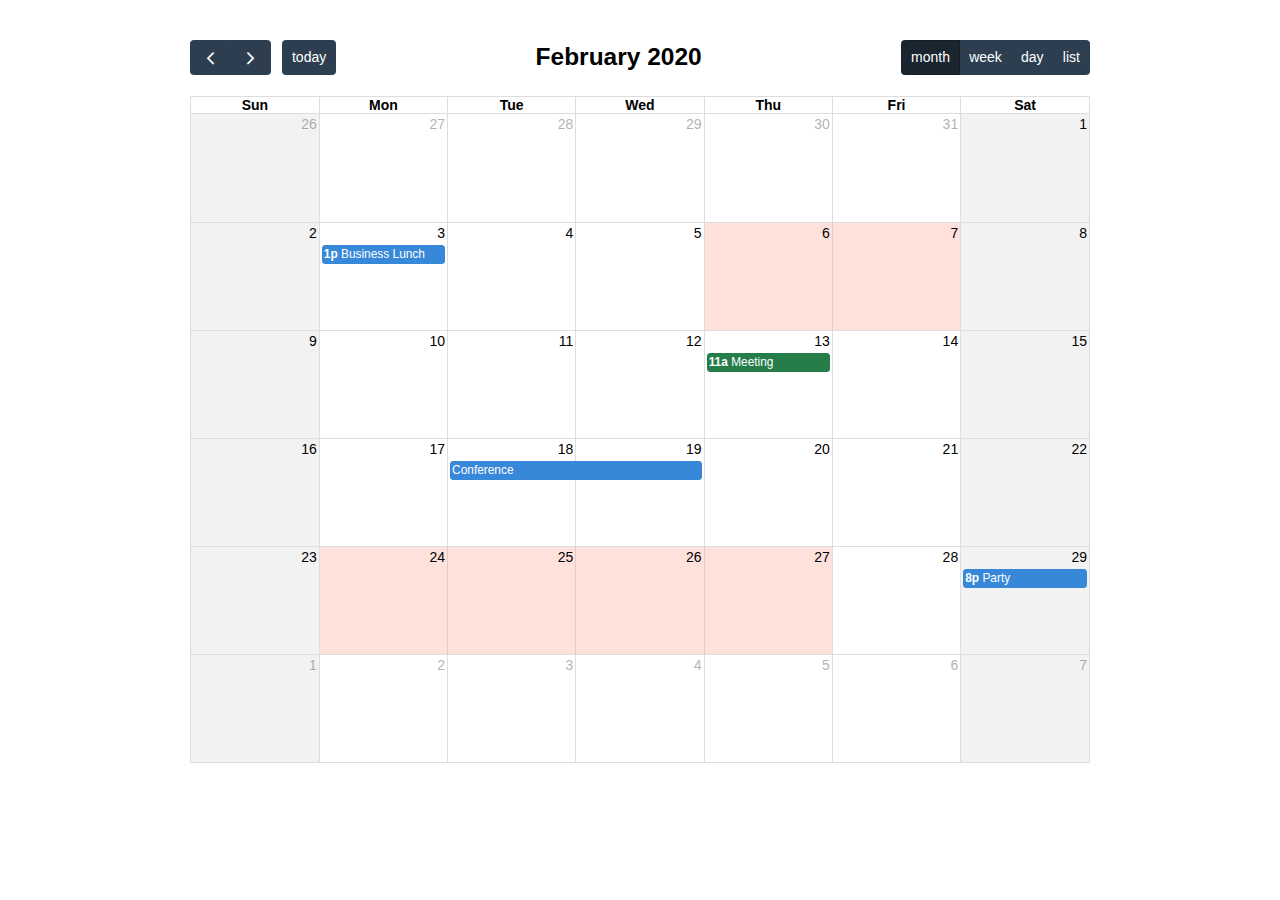
<file: goldofpackard/fullcalendar/examples/background-events.html>
<!DOCTYPE html>
<html>
<head>
<meta charset='utf-8' />
<link href='../packages/core/main.css' rel='stylesheet' />
<link href='../packages/daygrid/main.css' rel='stylesheet' />
<link href='../packages/timegrid/main.css' rel='stylesheet' />
<link href='../packages/list/main.css' rel='stylesheet' />
<script src='../packages/core/main.js'></script>
<script src='../packages/interaction/main.js'></script>
<script src='../packages/daygrid/main.js'></script>
<script src='../packages/timegrid/main.js'></script>
<script src='../packages/list/main.js'></script>
<script>

  document.addEventListener('DOMContentLoaded', function() {
    var calendarEl = document.getElementById('calendar');

    var calendar = new FullCalendar.Calendar(calendarEl, {
      plugins: [ 'interaction', 'dayGrid', 'timeGrid', 'list' ],
      header: {
        left: 'prev,next today',
        center: 'title',
        right: 'dayGridMonth,timeGridWeek,timeGridDay,listMonth'
      },
      defaultDate: '2020-02-12',
      navLinks: true, // can click day/week names to navigate views
      businessHours: true, // display business hours
      editable: true,
      events: [
        {
          title: 'Business Lunch',
          start: '2020-02-03T13:00:00',
          constraint: 'businessHours'
        },
        {
          title: 'Meeting',
          start: '2020-02-13T11:00:00',
          constraint: 'availableForMeeting', // defined below
          color: '#257e4a'
        },
        {
          title: 'Conference',
          start: '2020-02-18',
          end: '2020-02-20'
        },
        {
          title: 'Party',
          start: '2020-02-29T20:00:00'
        },

        // areas where "Meeting" must be dropped
        {
          groupId: 'availableForMeeting',
          start: '2020-02-11T10:00:00',
          end: '2020-02-11T16:00:00',
          rendering: 'background'
        },
        {
          groupId: 'availableForMeeting',
          start: '2020-02-13T10:00:00',
          end: '2020-02-13T16:00:00',
          rendering: 'background'
        },

        // red areas where no events can be dropped
        {
          start: '2020-02-24',
          end: '2020-02-28',
          overlap: false,
          rendering: 'background',
          color: '#ff9f89'
        },
        {
          start: '2020-02-06',
          end: '2020-02-08',
          overlap: false,
          rendering: 'background',
          color: '#ff9f89'
        }
      ]
    });

    calendar.render();
  });

</script>
<style>

  body {
    margin: 40px 10px;
    padding: 0;
    font-family: Arial, Helvetica Neue, Helvetica, sans-serif;
    font-size: 14px;
  }

  #calendar {
    max-width: 900px;
    margin: 0 auto;
  }

</style>
</head>
<body>

  <div id='calendar'></div>

</body>
</html>
</file>
<file: css/style.css>
@font-face {
  font-family: 'Fivo Sans';
  src: url('../font/FivoSans/FivoSans-Black-Oblique.otf') format('otf'), url('../font/FivoSans/FivoSans-Black.otf') format('otf'), url('../font/FivoSans/FivoSans-Bold-Oblique.otf') format('otf'), url('../font/FivoSans/FivoSans-Bold.otf') format('otf'), url('../font/FivoSans/FivoSans-Heavy-Oblique.otf') format('otf'), url('../font/FivoSans/FivoSans-Heavy.otf') format('otf'), url('../font/FivoSans/FivoSans-Light-Oblique.otf') format('otf'), url('../font/FivoSans/FivoSans-Light.otf') format('otf'), url('../font/FivoSans/FivoSans-Medium-Oblique.otf') format('otf'), url('../font/FivoSans/FivoSans-Medium.otf') format('otf'), url('../font/FivoSans/FivoSans-Oblique.otf') format('otf'), url('../font/FivoSans/FivoSans-Regular.otf') format('otf'), url('../font/FivoSans/FivoSans-Thin-Oblique.otf') format('otf'), url('../font/FivoSans/FivoSans-Thin.otf') format('otf');
}
@-webkit-keyframes sheen {
  100% {
    -webkit-transform: rotateZ(60deg) translate(1em, -9em);
            transform: rotateZ(60deg) translate(1em, -9em);
  }
}
@keyframes sheen {
  100% {
    -webkit-transform: rotateZ(60deg) translate(1em, -9em);
            transform: rotateZ(60deg) translate(1em, -9em);
  }
}
html {
  font-size: 10px;
}
body {
  font-family: 'Fivo Sans', sans-serif;
  margin: 0;
  overflow-x: hidden;
}
a {
  text-decoration: none;
}
button {
  border: none;
}
*,
*::before,
*::after {
  -webkit-box-sizing: border-box;
          box-sizing: border-box;
}
h1,
h2,
h3,
h4,
h5,
h6,
p {
  margin: 0;
}
/* MIXIN FOR BUTTON */
/* MIXIN h2 */
/* MIXIN p */
/* MAIN */
main {
  background: url(../img/VectorSmartObject.png) no-repeat center;
  background-size: cover;
  height: 150vh;
  min-height: 600px;
  display: -webkit-box;
  display: -ms-flexbox;
  display: flex;
  -webkit-box-orient: vertical;
  -webkit-box-direction: normal;
      -ms-flex-direction: column;
          flex-direction: column;
  -webkit-box-pack: start;
      -ms-flex-pack: start;
          justify-content: flex-start;
  -webkit-box-align: center;
      -ms-flex-align: center;
          align-items: center;
  position: relative;
}
main header {
  display: -webkit-box;
  display: -ms-flexbox;
  display: flex;
  -webkit-box-pack: justify;
      -ms-flex-pack: justify;
          justify-content: space-between;
  height: 20vh;
  -webkit-box-align: center;
      -ms-flex-align: center;
          align-items: center;
  width: 75%;
  position: relative;
  z-index: 1;
}
main header .logo {
  font-size: 3.2rem;
  color: #ff6a6d;
  font-weight: bold;
  -webkit-transition: 0.3s;
  transition: 0.3s;
}
main header .logo:hover {
  opacity: 0.7;
}
main header nav {
  width: 70%;
  font-size: 1.8rem;
}
main header nav ul {
  display: -webkit-box;
  display: -ms-flexbox;
  display: flex;
  -ms-flex-pack: distribute;
      justify-content: space-around;
  list-style: none;
  -webkit-box-align: center;
      -ms-flex-align: center;
          align-items: center;
}
main header nav ul li a {
  color: #88a4b3;
  -webkit-transition: 0.3s;
  transition: 0.3s;
  position: relative;
}
main header nav ul li a:hover {
  color: #ff6a6d;
}
main header nav ul li a::before {
  content: '';
  bottom: -2px;
  left: 0;
  position: absolute;
  width: 0%;
  height: 2px;
  background-color: #ff6a6d;
  -webkit-transition: 0.2s;
  transition: 0.2s;
}
main header nav ul li a:hover::before {
  width: 100%;
}
main header nav ul li .login-btn {
  width: 145px;
  height: 42px;
  border-radius: 28px;
  background-color: #ff6a6d;
  font-size: 1.8rem;
  color: white;
  cursor: pointer;
  -webkit-box-shadow: 0px 0px 30px -8px #ff0005;
          box-shadow: 0px 0px 30px -8px #ff0005;
  position: relative;
  overflow: hidden;
  outline: none;
}
main header nav ul li .login-btn::before {
  content: "";
  display: block;
  width: 100%;
  height: 100%;
  position: absolute;
  top: 0;
  left: 0;
  background: #fa4923;
  opacity: 0;
  z-index: 1;
  -webkit-transition: ease 0.3s;
  transition: ease 0.3s;
}
main header nav ul li .login-btn::after {
  content: '';
  position: absolute;
  top: -50%;
  right: -50%;
  bottom: -50%;
  left: -50%;
  background: -webkit-gradient(linear, left top, left bottom, from(rgba(229, 172, 142, 0)), color-stop(50%, rgba(255, 255, 255, 0.5)), to(rgba(229, 172, 142, 0)));
  background: linear-gradient(to bottom, rgba(229, 172, 142, 0), rgba(255, 255, 255, 0.5) 50%, rgba(229, 172, 142, 0));
  -webkit-transform: rotateZ(60deg) translate(-5em, 7.5em);
          transform: rotateZ(60deg) translate(-5em, 7.5em);
}
main header nav ul li .login-btn:hover::after,
main header nav ul li .login-btn:focus::after {
  -webkit-animation: sheen 1s forwards;
          animation: sheen 1s forwards;
}
main .main-content {
  display: -webkit-box;
  display: -ms-flexbox;
  display: flex;
  -webkit-box-orient: vertical;
  -webkit-box-direction: normal;
      -ms-flex-direction: column;
          flex-direction: column;
  -webkit-box-pack: center;
      -ms-flex-pack: center;
          justify-content: center;
  position: relative;
  width: 405px;
  margin-right: 30%;
  margin-top: 75px;
}
main .main-content h2 {
  font-size: 5rem;
  color: #3b3838;
}
main .main-content p {
  margin-top: 20px;
  font-size: 1.8rem;
  color: #687d7d;
  letter-spacing: 0.1rem;
  font-weight: lighter;
  line-height: 4rem;
}
main .main-content .buttons {
  width: 100%;
  display: -webkit-box;
  display: -ms-flexbox;
  display: flex;
  -webkit-box-pack: justify;
      -ms-flex-pack: justify;
          justify-content: space-between;
  margin-top: 30px;
}
main .main-content .buttons .service {
  position: relative;
  width: 189px;
  height: 57.4px;
  font-size: 2rem;
  border-radius: 28px;
  cursor: pointer;
  background-color: #ff6a6d;
  color: #fff;
  margin-bottom: 10px;
  -webkit-transition: 0.4s;
  transition: 0.4s;
  -webkit-box-shadow: -10px 10px 23.52px 0.48px rgba(226, 88, 91, 0.45);
          box-shadow: -10px 10px 23.52px 0.48px rgba(226, 88, 91, 0.45);
  overflow: hidden;
}
main .main-content .buttons .service::before {
  content: '';
  position: absolute;
  top: 0;
  left: 0;
  width: 2em;
  height: 100%;
  background-color: #fff;
  opacity: 0.5;
  -webkit-transform: translateX(-4em) skewX(-45deg);
          transform: translateX(-4em) skewX(-45deg);
}
main .main-content .buttons .service:hover::before {
  -webkit-animation: move-light 0.7s;
          animation: move-light 0.7s;
}
main .main-content .buttons .signup {
  width: 189px;
  height: 57.4px;
  font-size: 2rem;
  border-radius: 28px;
  background: none;
  cursor: pointer;
  color: #ff6a6d;
  border: 1px solid #ff6a6d;
  -webkit-transition: 0.4s;
  transition: 0.4s;
}
main .main-content .buttons .signup:hover {
  background-color: #ff6a6d;
  color: #fff;
}
.second-section {
  height: 80vh;
  /* 840px */
  display: -webkit-box;
  display: -ms-flexbox;
  display: flex;
  -webkit-box-align: center;
      -ms-flex-align: center;
          align-items: center;
  -webkit-box-orient: vertical;
  -webkit-box-direction: normal;
      -ms-flex-direction: column;
          flex-direction: column;
}
.second-section .second-text {
  display: -webkit-box;
  display: -ms-flexbox;
  display: flex;
  -webkit-box-orient: vertical;
  -webkit-box-direction: normal;
      -ms-flex-direction: column;
          flex-direction: column;
  -webkit-box-pack: center;
      -ms-flex-pack: center;
          justify-content: center;
  -webkit-box-align: center;
      -ms-flex-align: center;
          align-items: center;
  position: relative;
  text-align: center;
}
.second-section .second-text h2 {
  font-size: 5rem;
  color: #3b3838;
}
.second-section .second-text p {
  margin-top: 20px;
  font-size: 1.8rem;
  color: #687d7d;
  letter-spacing: 0.1rem;
  font-weight: lighter;
  line-height: 4rem;
}
.second-section .choice {
  width: 90%;
  display: -webkit-box;
  display: -ms-flexbox;
  display: flex;
  -ms-flex-pack: distribute;
      justify-content: space-around;
  -webkit-box-align: center;
      -ms-flex-align: center;
          align-items: center;
}
.second-section .choice .choice-item {
  display: -webkit-box;
  display: -ms-flexbox;
  display: flex;
  -webkit-box-orient: vertical;
  -webkit-box-direction: normal;
      -ms-flex-direction: column;
          flex-direction: column;
  text-align: center;
  -webkit-box-align: center;
      -ms-flex-align: center;
          align-items: center;
  -webkit-box-pack: justify;
      -ms-flex-pack: justify;
          justify-content: space-between;
  width: 27rem;
}
.second-section .choice .choice-item img {
  width: 20rem;
  height: 26rem;
  overflow: hidden;
}
.second-section .choice .choice-item h3 {
  margin-top: 7rem;
  font-size: 5rem;
  color: #3b3838;
  font-size: 2.4rem;
}
.second-section .choice .choice-item p {
  margin-top: 20px;
  font-size: 1.8rem;
  color: #687d7d;
  letter-spacing: 0.1rem;
  font-weight: lighter;
  line-height: 4rem;
  line-height: 3rem;
}
.third-section {
  height: 102vh;
  /* 1090px */
  background: url(../img/VectorSmartObject3.png) no-repeat center;
  background-size: contain;
  min-height: 420px;
  position: relative;
  display: -webkit-box;
  display: -ms-flexbox;
  display: flex;
  -webkit-box-pack: center;
      -ms-flex-pack: center;
          justify-content: center;
  -webkit-box-align: center;
      -ms-flex-align: center;
          align-items: center;
}
.third-section .third-text {
  width: 55rem;
  margin-top: 15rem;
  margin-left: 65rem;
}
.third-section .third-text h2 {
  font-size: 5rem;
  color: #3b3838;
}
.third-section .third-text section {
  margin-top: 7rem;
}
.third-section .third-text section div {
  margin-top: 5rem;
}
.third-section .third-text section div .line {
  display: -webkit-box;
  display: -ms-flexbox;
  display: flex;
}
.third-section .third-text section div .line img {
  width: 3.1rem;
  height: 2.4rem;
  margin-right: 1.5rem;
}
.third-section .third-text section div .line h4 {
  font-size: 5rem;
  color: #3b3838;
  font-size: 2.4rem;
}
.third-section .third-text section div p {
  margin-top: 20px;
  font-size: 1.8rem;
  color: #687d7d;
  letter-spacing: 0.1rem;
  font-weight: lighter;
  line-height: 4rem;
  margin-top: 10px;
  margin-left: 4.6rem;
}
.section-4-5 {
  height: 212rem;
  background: url(../img/VectorSmartObject45.png) no-repeat center;
  background-size: contain;
  display: -webkit-box;
  display: -ms-flexbox;
  display: flex;
  -webkit-box-orient: vertical;
  -webkit-box-direction: normal;
      -ms-flex-direction: column;
          flex-direction: column;
  -ms-flex-pack: distribute;
      justify-content: space-around;
  -webkit-box-align: center;
      -ms-flex-align: center;
          align-items: center;
}
.section-4-5 .text-section-4 {
  width: 55rem;
  margin-right: 75rem;
}
.section-4-5 .text-section-4 h2 {
  font-size: 5rem;
  color: #3b3838;
}
.section-4-5 .text-section-4 p {
  margin-top: 20px;
  font-size: 1.8rem;
  color: #687d7d;
  letter-spacing: 0.1rem;
  font-weight: lighter;
  line-height: 4rem;
  margin-left: 5rem;
  margin-top: 7rem;
  width: 40rem;
}
.section-4-5 .text-section-4 a {
  margin-left: 5rem;
  font-style: italic;
  font-size: 1.8rem;
  font-weight: 400;
  color: #3cbef1;
  margin-top: 7rem;
  display: block;
}
.section-4-5 .text-section-5 {
  width: 67rem;
  margin-left: 55rem;
}
.section-4-5 .text-section-5 h2 {
  font-size: 5rem;
  color: #3b3838;
}
.section-4-5 .text-section-5 p {
  margin-top: 20px;
  font-size: 1.8rem;
  color: #687d7d;
  letter-spacing: 0.1rem;
  font-weight: lighter;
  line-height: 4rem;
  margin-left: 12rem;
  margin-top: 7rem;
  width: 55rem;
  text-indent: 4rem;
}
.section-4-5 .text-section-5 a {
  margin-left: 12rem;
  font-style: italic;
  font-size: 1.8rem;
  font-weight: 400;
  color: #3cbef1;
  margin-top: 7rem;
  display: block;
}
footer {
  height: 158.4rem;
  background: url(../img/VectorSmartObjectEnd.png) no-repeat;
  background-size: contain;
  display: -webkit-box;
  display: -ms-flexbox;
  display: flex;
  -webkit-box-orient: vertical;
  -webkit-box-direction: normal;
      -ms-flex-direction: column;
          flex-direction: column;
  -webkit-box-align: center;
      -ms-flex-align: center;
          align-items: center;
  -webkit-box-pack: justify;
      -ms-flex-pack: justify;
          justify-content: space-between;
}
footer .price {
  margin-top: 4rem;
  height: 77.5rem;
  display: -webkit-box;
  display: -ms-flexbox;
  display: flex;
  -webkit-box-pack: center;
      -ms-flex-pack: center;
          justify-content: center;
  -webkit-box-align: center;
      -ms-flex-align: center;
          align-items: center;
  position: relative;
}
footer .price .price-item {
  display: -webkit-box;
  display: -ms-flexbox;
  display: flex;
  -webkit-box-orient: vertical;
  -webkit-box-direction: normal;
      -ms-flex-direction: column;
          flex-direction: column;
  -webkit-box-align: center;
      -ms-flex-align: center;
          align-items: center;
  -webkit-box-pack: justify;
      -ms-flex-pack: justify;
          justify-content: space-between;
  background-color: #fff;
  width: 47.5rem;
  height: 69.5rem;
  border-radius: 2rem;
  -webkit-transition: 0.5s ease-in-out;
  transition: 0.5s ease-in-out;
  -webkit-box-shadow: 0px 4rem 10rem 0px rgba(255, 106, 109, 0.4);
          box-shadow: 0px 4rem 10rem 0px rgba(255, 106, 109, 0.4);
  color: #7a7a7a;
}
footer .price .price-item .item-header {
  font-size: 5rem;
  color: #3b3838;
  margin-top: 5rem;
  font-size: 3rem;
  font-weight: bold;
  color: #7a7a7a;
  margin-bottom: 2rem;
}
footer .price .price-item .item-header-red {
  font-size: 3rem;
  font-weight: bold;
  color: #FFF;
  background-color: #ff6a6d;
  width: 100%;
  text-align: center;
  border-top-left-radius: 2rem;
  border-top-right-radius: 2rem;
  padding-top: 3.5rem;
  padding-bottom: 3.5rem;
}
footer .price .price-item .item-list {
  display: -webkit-box;
  display: -ms-flexbox;
  display: flex;
  -webkit-box-orient: vertical;
  -webkit-box-direction: normal;
      -ms-flex-direction: column;
          flex-direction: column;
  -webkit-box-align: start;
      -ms-flex-align: start;
          align-items: flex-start;
}
footer .price .price-item .item-list .list-item {
  height: 7rem;
  display: -webkit-box;
  display: -ms-flexbox;
  display: flex;
  -webkit-box-align: center;
      -ms-flex-align: center;
          align-items: center;
  margin-right: 5rem;
}
footer .price .price-item .item-list .list-item img {
  width: 3.8rem;
  height: 3.8rem;
  margin-right: 3rem;
}
footer .price .price-item .item-list .list-item p {
  margin-top: 20px;
  font-size: 1.8rem;
  color: #687d7d;
  letter-spacing: 0.1rem;
  font-weight: lighter;
  line-height: 4rem;
  margin-top: 0;
}
footer .price .price-item .item-salary {
  display: -webkit-box;
  display: -ms-flexbox;
  display: flex;
  -webkit-box-orient: vertical;
  -webkit-box-direction: normal;
      -ms-flex-direction: column;
          flex-direction: column;
  -webkit-box-align: center;
      -ms-flex-align: center;
          align-items: center;
  -webkit-box-pack: justify;
      -ms-flex-pack: justify;
          justify-content: space-between;
}
footer .price .price-item .item-salary p {
  margin-top: 20px;
  font-size: 1.8rem;
  color: #687d7d;
  letter-spacing: 0.1rem;
  font-weight: lighter;
  line-height: 4rem;
  font-style: italic;
  text-align: center;
  margin-top: 0;
}
footer .price .price-item .item-salary h4 {
  font-size: 15rem;
  font-weight: normal;
}
footer .price .price-item .item-salary h4 sup {
  vertical-align: super;
  font-size: 4.8rem;
}
footer .price .price-item .item-salary h4 sub {
  font-size: 3rem;
}
footer .price .price-item .item-button {
  color: #fff;
  font-size: 1.8rem;
  padding: 3rem 3.2rem;
  margin-bottom: 5rem;
  margin-top: 4rem;
  background: linear-gradient(66deg, #21acdd 0%, #9ddae9 100%);
  -webkit-box-shadow: -0.5rem 1rem 2rem 0.48px rgba(95, 206, 244, 0.29);
          box-shadow: -0.5rem 1rem 2rem 0.48px rgba(95, 206, 244, 0.29);
  cursor: pointer;
  border-radius: 4rem;
  overflow: hidden;
  position: relative;
}
footer .price .price-item .item-button::before {
  content: '';
  position: absolute;
  top: 0;
  left: 0;
  width: 2em;
  height: 100%;
  background-color: #fff;
  opacity: 0.5;
  -webkit-transform: translateX(-4em) skewX(-45deg);
          transform: translateX(-4em) skewX(-45deg);
}
footer .price .price-item .item-button:hover::before {
  -webkit-animation: move-light 0.7s;
          animation: move-light 0.7s;
}
footer .price .price-item .item-button-red {
  color: #fff;
  font-size: 1.8rem;
  padding: 3rem 3.2rem;
  margin-bottom: 5rem;
  background: #ff6a6d;
  -webkit-box-shadow: -0.5rem 1rem 2rem 0.48px rgba(226, 88, 91, 0.29);
          box-shadow: -0.5rem 1rem 2rem 0.48px rgba(226, 88, 91, 0.29);
  cursor: pointer;
  border-radius: 4rem;
  overflow: hidden;
  position: relative;
}
footer .price .price-item:nth-child(2) {
  z-index: 2;
}
footer .price .price-item-active {
  height: 77.5rem;
  width: 50.5rem;
  z-index: 3;
  -webkit-transition: 0.5s ease-in-out;
  transition: 0.5s ease-in-out;
}
footer .footer {
  background: url(../img/footer.png) no-repeat;
  background-size: contain;
  width: 142.6rem;
  height: 56.8rem;
  display: -webkit-box;
  display: -ms-flexbox;
  display: flex;
  -webkit-box-orient: vertical;
  -webkit-box-direction: normal;
      -ms-flex-direction: column;
          flex-direction: column;
  -webkit-box-align: center;
      -ms-flex-align: center;
          align-items: center;
  -webkit-box-pack: center;
      -ms-flex-pack: center;
          justify-content: center;
}
footer .footer .footer-nav {
  width: 90%;
  display: -webkit-box;
  display: -ms-flexbox;
  display: flex;
  -webkit-box-align: start;
      -ms-flex-align: start;
          align-items: flex-start;
  -ms-flex-pack: distribute;
      justify-content: space-around;
  margin-bottom: 12rem;
}
footer .footer .footer-nav .footer-item {
  width: 20rem;
}
footer .footer .footer-nav .footer-item h2 {
  font-size: 5rem;
  color: #3b3838;
  font-size: 1.8rem;
  color: #7a7a7a;
  letter-spacing: 1px;
  margin-bottom: 4rem;
}
footer .footer .footer-nav .footer-item p {
  margin-top: 20px;
  font-size: 1.8rem;
  color: #687d7d;
  letter-spacing: 0.1rem;
  font-weight: lighter;
  line-height: 4rem;
  margin-top: 0;
  font-size: 1.6rem;
  color: #7a7a7a;
}
footer .footer .footer-nav .footer-item a {
  margin-top: 20px;
  font-size: 1.8rem;
  color: #687d7d;
  letter-spacing: 0.1rem;
  font-weight: lighter;
  line-height: 4rem;
  margin-top: 0;
  font-size: 1.6rem;
  color: #7a7a7a;
}
footer .footer .rights {
  margin-top: 20px;
  font-size: 1.8rem;
  color: #687d7d;
  letter-spacing: 0.1rem;
  font-weight: lighter;
  line-height: 4rem;
  margin-top: 0;
  color: #7a7a7a;
}
/* MOBILE */
.m-menu-link {
  display: none;
  color: #fff;
  font-size: 3rem;
}
.m-menu {
  padding: 0;
  margin: 0;
  position: fixed;
  right: 0;
  top: 0;
  height: 100vh;
  width: 100%;
  list-style: none;
  font-size: 3rem;
  line-height: 3;
  background-color: #d6fbf9;
  z-index: 990;
  display: -moz-flex;
  display: -ms-flex;
  display: -o-flex;
  display: -webkit-box;
  display: -ms-flexbox;
  display: flex;
  -moz-flex-direction: column;
  -ms-flex-direction: column;
  -o-flex-direction: column;
  -webkit-box-orient: vertical;
  -webkit-box-direction: normal;
          flex-direction: column;
  -webkit-box-align: center;
      -ms-flex-align: center;
          align-items: center;
  -webkit-box-pack: center;
      -ms-flex-pack: center;
          justify-content: center;
  -webkit-transition: 0.2s;
  transition: 0.2s;
  -webkit-transform: translateX(100%);
  transform: translateX(100%);
}
.m-menu li .login-btn {
  width: 145px;
  height: 42px;
  border-radius: 28px;
  background-color: #ff6a6d;
  color: white;
  cursor: pointer;
  -webkit-box-shadow: 0px 0px 30px -8px #ff0005;
          box-shadow: 0px 0px 30px -8px #ff0005;
  position: relative;
  overflow: hidden;
  outline: none;
}
.m-menu li .login-btn::before {
  content: "";
  display: block;
  width: 100%;
  height: 100%;
  position: absolute;
  top: 0;
  left: 0;
  background: #fa4923;
  opacity: 0;
  z-index: 1;
  -webkit-transition: ease 0.3s;
  transition: ease 0.3s;
}
.m-menu li .login-btn::after {
  content: '';
  position: absolute;
  top: -50%;
  right: -50%;
  bottom: -50%;
  left: -50%;
  background: -webkit-gradient(linear, left top, left bottom, from(rgba(229, 172, 142, 0)), color-stop(50%, rgba(255, 255, 255, 0.5)), to(rgba(229, 172, 142, 0)));
  background: linear-gradient(to bottom, rgba(229, 172, 142, 0), rgba(255, 255, 255, 0.5) 50%, rgba(229, 172, 142, 0));
  -webkit-transform: rotateZ(60deg) translate(-5em, 7.5em);
          transform: rotateZ(60deg) translate(-5em, 7.5em);
}
.m-menu li .login-btn:hover::after,
.m-menu li .login-btn:focus::after {
  -webkit-animation: sheen 1s forwards;
          animation: sheen 1s forwards;
}
.m-menu-active {
  -webkit-transform: translateX(0%);
  transform: translateX(0%);
}
.close-menu {
  position: fixed;
  right: 5rem;
  top: 0;
  font-size: 3rem;
  font-weight: 900;
  color: #fff;
}
.close-menu:hover {
  cursor: pointer;
}
@-webkit-keyframes move-light {
  from {
    -webkit-transform: translateX(-4em) skewX(-45deg);
            transform: translateX(-4em) skewX(-45deg);
  }
  to {
    -webkit-transform: translateX(15em) skewX(-45deg);
            transform: translateX(15em) skewX(-45deg);
  }
}
@keyframes move-light {
  from {
    -webkit-transform: translateX(-4em) skewX(-45deg);
            transform: translateX(-4em) skewX(-45deg);
  }
  to {
    -webkit-transform: translateX(15em) skewX(-45deg);
            transform: translateX(15em) skewX(-45deg);
  }
}
</file>
<file: css/media.css>
@media (max-width: 1600px) {
  html {
    font-size: 7px;
  }
  .login-btn {
    width: 100px !important;
    height: 34px !important;
  }
}
@media (max-width: 1199px) {
  html {
    font-size: 6px;
  }
  .login-btn {
    width: 80px !important;
    height: 27px !important;
  }
  .main-content {
    margin-right: 0 !important;
  }
  .choice {
    /* flex-wrap: wrap !important; */
  }
  .third-text {
    margin-left: 0 !important;
    margin-top: 0 !important;
  }
  .third-section {
    height: auto !important;
    -webkit-box-align: start;
        -ms-flex-align: start;
            align-items: flex-start;
    background: url(../img/VectorSmartObject3.png) no-repeat bottom;
    background-size: contain;
  }
  .second-section {
    height: 80vh !important;
  }
  .section-4-5 {
    -webkit-box-pack: justify !important;
        -ms-flex-pack: justify !important;
            justify-content: space-between !important;
  }
  .text-section-4 {
    margin-top: 10rem !important;
    margin-right: 0 !important;
  }
  .text-section-4 p {
    margin-left: 0 !important;
    width: auto !important;
  }
  .text-section-4 a {
    margin-left: 0 !important;
  }
  .text-section-5 {
    margin-left: 0 !important;
  }
  .text-section-5 p {
    margin-left: 0 !important;
    width: auto !important;
  }
  .text-section-5 a {
    margin-left: 0 !important;
  }
  .price {
    height: auto !important;
    -ms-flex-wrap: wrap;
        flex-wrap: wrap;
  }
  .price-item {
    /* display: none !important; */
  }
  footer {
    background-size: cover;
    background: url(../img/VectorSmartObjectEnd.png) no-repeat top;
    height: 1300px !important;
  }
  .footer {
    background-size: 100% 100% !important;
    width: 90% !important;
  }
  .footer-nav {
    margin-top: 6rem !important;
    -ms-flex-wrap: wrap !important;
        flex-wrap: wrap !important;
    margin-bottom: 0 !important;
  }
}
@media (max-width: 991px) {
  html {
    font-size: 6px;
  }
  .visible-lg {
    display: none;
  }
  .m-menu-link {
    display: block;
  }
  .main-content {
    margin-right: 0 !important;
    -webkit-box-align: center;
        -ms-flex-align: center;
            align-items: center;
  }
  .buttons {
    -ms-flex-wrap: wrap;
        flex-wrap: wrap;
  }
}
@media (max-width: 500px) {
  html {
    font-size: 5px;
  }
  .main-content {
    width: 270px !important;
    text-align: center;
  }
  .buttons {
    -webkit-box-pack: center !important;
        -ms-flex-pack: center !important;
            justify-content: center !important;
  }
}
</file>
<file: Misocial/css/style.css>
html {
	font-size: 10px;
}
*, *::before, *::after {
	box-sizing: border-box;
}
body {
	font-family: 'Maven Pro', sans-serif;
	margin: 0;
}
.main {
	color: #fff;
	display: flex;
	flex-direction: column;
	justify-content: space-between;
	align-items: center;
	height: 100vh;
	min-height: 600px;
	background: url(../img/main-bg.jpg) no-repeat center;
	background-size: cover;
	position: relative; 
}
.main-overlay, .call-to-action-overlay {
	position: absolute;
	left: 0;
	right: 0;
	width: 100%;
	height: 100%;
	opacity: .8;
	z-index: 0;
	top: 0;
    background-image: -webkit-linear-gradient(60deg, rgb(136,211,206) 0%, 
    	rgb(110,69,226) 100%);
    background-image: -o-linear-gradient(60deg, rgb(136,211,206) 0%, 
    	rgb(110,69,226) 100%);
    background-image: linear-gradient(150deg, rgb(136,211,206) 0%, 
    	rgb(110,69,226) 100%);
}
.header {
	display: flex;
	justify-content: space-between;
	height: 10vh;
	align-items: center;
	width: 90%;
	position: relative;
	z-index: 1;
}
.menu {
	width: 70%;
	font-size: 1.3rem;
}
.menu ul{
	display: flex;
	justify-content: space-around;
	list-style: none;
}
.menu-link {
	color: #fff;
	text-decoration: none;
}
.get-started-btn {
	margin-left: 60px;
	border: 1px solid #fff;
	padding: 10px 20px;
	border-radius: 100px;
}
.main-text {
	display: flex;
	flex-direction: column;
	justify-content: center;
	align-items: center;
	position: relative;
	z-index: 2;
	text-align: center;
}
.main-text p {
	font-size: 1.6rem;
}
.main-text h1 {
	font-size: 80px;
	margin: 0.5rem;
}
.main-text span {
	display: inline-block;
	font-size: 1.4rem;
}
.main-text span::before {
	content: '';
	width: 20px;
	height: 1px;
	background-color: #fff;
	display: inline-block;
	vertical-align: middle;
	margin-right: 10px;
}
.main-text span::after {
	content: '';
	width: 20px;
	height: 1px;
	background-color: #fff;
	display: inline-block;
	vertical-align: middle;
	margin-left: 10px;
}
.main-arrow {
	position: relative;
	z-index: 2;
	height: 15vh;
	display: flex;
	justify-content: center;
	align-items: center;
}
.arrow-down {
	text-align: center;
	line-height: 55px;
	border-radius: 50%;
	width: 50px;
	height: 50px;
	background-color: #fff;
    box-shadow: 0px 0px 18.69px 2.31px rgba(204, 204, 223, 0.5);
}
.table {
	background-color: #f9fafc;
	padding: 10rem;
}
.table-header {
	text-align: center;
	margin-bottom: 5rem;
}
.table-subtitle {
	font-size: 2rem;
	color: #9fa4af;
}
.table-subtitle::after {
	content: '';
	width: 20px;
	height: 1px;
	background-color: #6e45e2;
	display: inline-block;
	vertical-align: middle;
	margin-left: 10px;
}
.table-subtitle::before {
	content: '';
	width: 20px;
	height: 1px;
	background-color: #6e45e2;
	display: inline-block;
	vertical-align: middle;
	margin-right: 10px;	
}
.table-header h2 {
	color: #4f4f6f;
	font-size: 6rem;
	margin: 0;
}
.table-header p {
	font-size: 1.8rem;
	display: inline-block;
	width: 40rem;
	line-height: 1.4; 
	color: #9fa4af;
}
.price-tags {
	display: flex;
	justify-content: space-around;
	align-items: center;
}
.price-tag {
	background-color: #fff;
	border-radius: 2rem;
	display: flex;
	flex-direction: column;
	padding: 2rem;
	text-align: center;
	width: 35rem;
	align-items: center;
	justify-content: space-between;
	-webkit-transition: 0.5s;
	-o-transition: 0.5s;
	transition: 0.5s;
}
.price-tag:hover {
    box-shadow: 0px 0px 60px 10px rgba(204, 204, 223, 0.71);
}
.price-tag img {
	width: 11rem;
	height: 9.5rem;
}
.price-tag span {
	font-size: 1.4rem;
	margin: 3rem auto 1rem;
}
.price-tag h4 {
	font-weight: 500;
	font-size: 3.5rem;
	color: #4f4f6f;
	margin: 1rem;
}
.price-tag h4 sub {
	font-size: 1.4rem;
}
.price-tag h4 sup {
	vertical-align: super;
	font-size: 1.4rem;
	margin-left: 0.5rem;
}
.price-tag p {
	color: #b7bbc3;
	font-size: 1.3rem;
	line-height: 18px;
}
.price-btn {
	background-color: #fff;
	border: 1px solid#b7bbc3;
	color: #b7bbc3;
	font-size: 1.0rem;
	font-weight: 300;
	padding: 1rem 3rem;
	margin: 2rem auto;
	border-radius: 100px;
	-webkit-transition: 0.2s;
	-o-transition: 0.2s;
	transition: 0.2s;
}
.price-btn:hover {
	background-color: #6e45e2;
	color: #fff;
	cursor: pointer;
}
.call-to-action {
	text-align: center;
	padding: 15rem;
	position: relative;
	color: #fff;
	background: url(../img/Map.png) no-repeat center;
	background-size: cover;
}
.call-to-action span {
	font-size: 2rem;
	font-weight: 500;
}
.call-to-action h4 {
	font-weight: 500;
	font-size: 5rem;
	margin: 1rem auto 2rem;
}
.cta-btn {
	display: inline-block;
	border: none;
	background-color: #fff;
	color: #c2c9db;
	width: 20rem;
	height: 5rem;
	font-size: 1.4rem;
	font-weight: 700;
	margin: 1rem;
	border-radius: 100px;
	-webkit-transition: 0.2s;
	-o-transition: 0.2s;
	transition: 0.2s;
}
.cta-btn:hover {
	cursor: pointer;
	background-color: #6e45e2;
	color: #fff;
}
.wrap {
	z-index: 2;
	position: relative;
}
.footer-wrap {
	display: -webkit-flex;
	display: -moz-flex;
	display: -ms-flex;
	display: -o-flex;
	display: flex;
	justify-content: center;
}
.footer {
	height: 10vh;
	align-items: center;
	width: 90%;
	display: -webkit-flex;
	display: -moz-flex;
	display: -ms-flex;
	display: -o-flex;
	display: flex;
	justify-content: space-between;
}
.footer-menu {
	width: 50%;
}
.footer-menu ul {
	display: -webkit-flex;
	display: -moz-flex;
	display: -ms-flex;
	display: -o-flex;
	display: flex;
	justify-content: space-around;
	list-style: none;
}
.footer-menu-link {
	font-size: 1.4rem;
	text-decoration: none;
	color: #6a6a77;
	font-weight: 500;
}
.footer-get-started {
	margin-left: 60px;
	border: 1px solid #fff;
	background-color: #6e45e2;
	color: #fff;
	padding: 10px 20px;
	border-radius: 100px;	
}
.line {
	display: block;
	width: 90%;
	height: 1px;
	background-color: #333;
	margin: 1rem auto;
}
.legal {
	display: -webkit-flex;
	display: -moz-flex;
	display: -ms-flex;
	display: -o-flex;
	display: flex;
	justify-content: space-between;
	align-items: center;
	padding-left: 5%;
	padding-right: 5%;
}
.copy {
	font-size: 1.4rem;
	color: #6a6a77;
}
.social-links a {
	color: #6a6a77;
	font-size: 1.4rem;
	display: inline-block;
	margin-right: 1rem;
}
.m-menu-link {
	display: none;
	color: #fff;
	font-size: 3rem;
}
.m-menu {
	padding: 0;
	margin: 0;
	position: fixed;
	right: 0;
	top: 0;
	height: 100vh;
	width: 100%;
	list-style: none;
	font-size: 3rem;
	line-height: 3;
	background-color: #6e45e2;
	z-index: 990;
	display: -webkit-flex;
	display: -moz-flex;
	display: -ms-flex;
	display: -o-flex;
	display: flex;
	-webkit-flex-direction: column;
	-moz-flex-direction: column;
	-ms-flex-direction: column;
	-o-flex-direction: column;
	flex-direction: column;
	align-items: center;
	justify-content: center;
	-webkit-transition: 0.2s;
	-o-transition: 0.2s;
	transition: 0.2s;
	-webkit-transform: translateX(100%);
	-ms-transform: translateX(100%);
	-o-transform: translateX(100%);
	transform: translateX(100%);
}
.m-menu-active {
	-webkit-transform: translateX(0%);
	-ms-transform: translateX(0%);
	-o-transform: translateX(0%);
	transform: translateX(0%);	
}
.close-menu {
	position: fixed;
	right: 5rem;
	top: 0;
	font-size: 3rem;
	font-weight: 900;
	color: #fff;
}
.close-menu:hover {
	cursor: pointer;
}
</file>
<file: Misocial/css/media.css>
@media (max-width: 1199px) {
	html {
		font-size: 8px;
	}
}
@media (max-width: 991px) {
	html {
		font-size: 7px;
	}
	.visible-lg {
		display: none;
	}
	.m-menu-link {
		display: block;
	}
	.get-started-btn {
		margin: 0;
	}
	.price-tags {
		flex-direction: column;
	}
	.price-tag {
		width: 90%;
		margin: 2rem auto;
	}
	.footer-menu {
		display: none;
	}
	.footer-wrap {
		justify-content: center;
	}
	.social-links {
		padding-top: 3rem;
	}
	.social-links a {
		font-size: 3rem;
	}
	.legal {
		-webkit-flex-direction: column;
		-moz-flex-direction: column;
		-ms-flex-direction: column;
		-o-flex-direction: column;
		flex-direction: column;
		padding-bottom: 5rem;
	}
}
</file>
<file: vsepolisy/css/font.css>
@font-face {
    font-family: "MarsfontB";
    src: url(../font/MarsfontBold_0.ttf) format("truetype");
    font-style: normal;
    font-weight: normal;
}
@font-face {
    font-family: "Marsfont";
    src: url(../font/MarsfontRegular_1.ttf) format("truetype");
    font-style: normal;
    font-weight: normal;
}
@font-face {
    font-family: "Marsfont";
    src: url(../font/MarsfontItalic.ttf) format("truetype");
    font-style: italic;
    font-weight: normal;
}
@font-face {
    font-family: "MarsfontM";
    src: url(../font/MarsfontMedium_0.ttf) format("truetype");
    font-style: normal;
    font-weight: normal;
}
@font-face {
    font-family: "MarsfontL";
    src: url(../font/MarsfontLight_0.ttf) format("truetype");
    font-style: normal;
    font-weight: normal;
}
@font-face {
    font-family: "MuseoSansCyrlB";
    src: url(../font/MuseoSansCyrl_1.otf);
    font-style: normal;
    font-weight: normal;
}
@font-face {
    font-family: "MuseoSansCyrlM";
    src: url(../font/Museo_Sans_Cyrillic_0.otf);
    font-style: normal;
    font-weight: normal;
}
@font-face {
    font-family: "MuseoSansCyrl";
    src: url(../font/MuseoSansCyrl.otf);
    font-style: normal;
    font-weight: normal;
}
@font-face {
    font-family: "MuseoSansCyrlL";
    src: url(../font/MuseoSansCyrl_0.otf);
    font-style: normal;
    font-weight: normal;
}
</file>
<file: vsepolisy/css/base.css>
* {
  box-sizing: border-box; }

html {
  font-size: 10px; }

body {
  overflow-x: hidden;
  font-family: "MuseoSansCyrlM"; }

html, body, ul, ol, p, button,
h1, h2, h3, h4, h5, h6 {
  margin: 0;
  padding: 0; }

button {
  outline: none; }

@keyframes rotation {
  0% {
    transform: rotate(0deg); }
  100% {
    transform: rotate(360deg); } }
@keyframes change-shadow {
  0% {
    box-shadow: 0 0 7px 1px rgba(217, 37, 71, 0.6), inset 0 0 7px 1px rgba(217, 37, 71, 0.6); }
  100% {
    box-shadow: none; } }
#first {
  display: flex;
  flex-direction: column;
  background: url("../img/first-back.png") center #0d0d0d;
  position: relative;
  color: #ffffff; }
  #first .logo {
    display: flex;
    align-items: center;
    margin-left: 20.7rem;
    margin-top: 6.2rem; }
    #first .logo h2 {
      text-transform: uppercase;
      font-family: "MarsfontL";
      color: #f6f2f2;
      font-size: 3.4rem;
      letter-spacing: 0.34rem; }
    #first .logo #in-menu {
      display: none; }
  #first .first-back2 {
    position: absolute;
    right: -26rem;
    bottom: 0;
    background: url("../img/first-back2.png") center no-repeat;
    background-size: contain;
    width: 150rem;
    height: 91.8rem; }
  #first .first-back3 {
    position: absolute;
    left: 0;
    bottom: 0;
    background: url("../img/first-back3.png") center no-repeat;
    background-size: contain;
    width: 43.2rem;
    height: 24.3rem; }
  #first .container {
    display: flex;
    flex-direction: column;
    margin-left: 20.7rem;
    margin-top: 9rem;
    z-index: 1;
    align-items: flex-start; }
    #first .container h2 {
      text-transform: uppercase;
      font-size: 3.6rem;
      line-height: 4.8rem;
      letter-spacing: 0.36rem;
      text-align: center;
      display: inline-block;
      margin-left: 11.2rem; }
      #first .container h2 span {
        color: #ad1414; }
    #first .container ul {
      list-style: none;
      position: relative;
      margin-top: 7rem; }
      #first .container ul li {
        font-size: 2.4rem;
        letter-spacing: 0.12rem;
        margin-left: 7rem;
        margin-bottom: 4.1rem; }
        #first .container ul li:before {
          background: url("../icon/tick.png") center no-repeat;
          background-size: contain;
          content: "";
          height: 2.5rem;
          width: 3.4rem;
          left: 0;
          position: absolute; }
    #first .container button {
      background: transparent;
      margin-top: 6.1rem;
      margin-bottom: 11.3rem;
      text-transform: uppercase;
      width: 44.5rem;
      height: 6.9rem;
      box-shadow: 0 0 7px 1px rgba(217, 37, 71, 0.6), inset 0 0 7px 1px rgba(217, 37, 71, 0.6);
      border: 0.3rem solid #7a0303;
      border-radius: 0.5rem;
      text-shadow: 10px 5px 22px rgba(0, 0, 0, 0.8), 0 0 15px rgba(146, 13, 16, 0.8);
      color: #ffffff;
      font-family: "MuseoSansCyrlB";
      font-size: 2.4rem;
      letter-spacing: 0.12rem;
      cursor: pointer;
      transition: 0.4s;
      animation-name: change-shadow;
      animation-duration: 2s;
      animation-iteration-count: infinite;
      animation-timing-function: ease-in;
      animation-direction: alternate; }
      #first .container button:hover {
        background-color: #7a0303;
        box-shadow: 0 0 7px 1px rgba(217, 37, 71, 0.6); }
    #first .container #round {
      position: absolute;
      left: 77rem;
      top: 53rem;
      width: 15.1rem;
      height: 14.8rem;
      background: url("../icon/round.png") center no-repeat;
      background-size: contain;
      animation-name: rotation;
      animation-duration: 8s;
      animation-iteration-count: infinite;
      animation-timing-function: linear; }

#second {
  display: flex;
  flex-direction: column;
  background: url("../img/second-back.png") center #080808;
  color: #0f0e0e;
  align-items: center; }
  #second .container {
    display: flex;
    flex-direction: column; }
    #second .container h2 {
      color: #1a1919;
      text-transform: uppercase;
      text-shadow: -3px 4px 4px rgba(29, 29, 29, 0.3);
      font-size: 4rem;
      letter-spacing: 0.6rem;
      margin-top: 9.5rem;
      text-align: center;
      font-family: "MuseoSansCyrlM";
      position: relative; }
      #second .container h2:after {
        opacity: 0.7;
        background: url("../icon/second-figure.png") center no-repeat;
        background-size: contain;
        content: "";
        height: 0.2rem;
        width: 43.9rem;
        margin-left: auto;
        margin-right: auto;
        left: 0;
        right: 0;
        top: 7rem;
        position: absolute; }
    #second .container ul {
      list-style: none;
      display: flex;
      flex-wrap: wrap;
      margin-top: 10.5rem; }
      #second .container ul li {
        display: flex;
        flex-direction: column;
        width: 27.5rem;
        margin-left: 1rem;
        margin-right: 1rem;
        margin-bottom: 9rem; }
        #second .container ul li div {
          display: flex;
          justify-content: center; }
          #second .container ul li div img {
            height: 10.1rem;
            width: auto; }
        #second .container ul li h3 {
          margin-top: 2.4rem;
          font-size: 2.4rem;
          letter-spacing: 0.06rem;
          font-family: "MuseoSansCyrlM";
          text-align: center; }
        #second .container ul li p {
          margin-top: 1.4rem;
          font-size: 1.8rem;
          letter-spacing: 0.045rem;
          line-height: 2.4rem;
          text-align: center; }

#third {
  display: flex;
  justify-content: center;
  color: #1a1919;
  background: url("../img/first-back.png") center #0d0d0d; }
  #third .container {
    display: flex;
    flex-direction: column;
    align-items: center;
    margin-top: 9.2rem; }
    #third .container h2 {
      text-transform: uppercase;
      color: #d5d2d2;
      font-family: "MuseoSansCyrlM";
      margin-bottom: 13.3rem;
      text-shadow: 5px 2px 4px rgba(0, 0, 0, 0.7);
      font-size: 4rem;
      letter-spacing: 0.4rem;
      position: relative; }
      #third .container h2:after {
        opacity: 0.7;
        background: url("../icon/third-figure.png") center no-repeat;
        background-size: contain;
        content: "";
        height: 0.2rem;
        width: 43.9rem;
        margin-left: auto;
        margin-right: auto;
        left: 0;
        right: 0;
        top: 7rem;
        position: absolute; }
    #third .container ul.content {
      display: flex;
      justify-content: center;
      flex-wrap: wrap;
      margin-bottom: 6rem;
      width: 150rem; }
      #third .container ul.content li {
        position: relative;
        width: 42rem;
        height: 35.9rem;
        margin-bottom: 6rem;
        margin-left: 3rem;
        margin-right: 3rem;
        display: flex;
        align-items: flex-start;
        justify-content: flex-start; }
        #third .container ul.content li img {
          position: absolute;
          left: 0;
          top: 0;
          width: 42rem;
          height: 35.9rem; }
        #third .container ul.content li .content-li {
          display: flex;
          flex-direction: column;
          z-index: 1;
          height: 100%;
          width: 41.3rem;
          padding: 3.3rem 6rem 2.8rem 2.2rem; }
          #third .container ul.content li .content-li h3 {
            font-family: "MuseoSansCyrlM";
            font-size: 2.8rem;
            letter-spacing: 0.3rem;
            line-height: 3rem;
            margin-bottom: 2.1rem;
            margin-left: 2rem; }
          #third .container ul.content li .content-li p {
            font-family: "MuseoSansCyrlB";
            font-size: 1.9rem;
            line-height: 3rem;
            letter-spacing: 0.1rem;
            margin-left: 2rem; }
          #third .container ul.content li .content-li a {
            text-decoration: none;
            margin: auto auto 2.8rem;
            align-content: flex-end;
            font-family: "MuseoSansCyrlB";
            width: 25rem;
            height: 3.9rem;
            border: 0.3rem solid #7a0303;
            text-transform: uppercase;
            background: transparent;
            text-shadow: 2rem 2rem 10rem black, 0 0 0.7rem rgba(146, 13, 16, 0.29);
            color: #1a1919;
            font-size: 2.2rem;
            letter-spacing: 0.2rem;
            cursor: pointer;
            border-radius: 0.4rem;
            transition: 0.4s;
            display: flex;
            justify-content: center;
            align-items: center; }
            #third .container ul.content li .content-li a:hover {
              background-color: #1a1919;
              border: 0.3rem solid #000;
              color: #ffffff; }
        #third .container ul.content li .in-dev {
          width: 93%;
          height: 97%;
          z-index: 2;
          position: absolute;
          left: 0;
          right: 0;
          background-color: #1a1919;
          opacity: 0.8;
          display: flex;
          justify-content: center;
          align-items: center; }
          #third .container ul.content li .in-dev h3 {
            font-size: 3rem;
            color: #ffffff;
            text-transform: uppercase;
            letter-spacing: 0.3rem; }

#fourth {
  display: flex;
  justify-content: center;
  color: #1a1919;
  background: url("../img/second-back.png") center #0d0d0d;
  font-family: "MuseoSansCyrlM"; }
  #fourth .container {
    display: flex;
    flex-direction: column;
    align-items: center;
    margin-top: 11.1rem;
    margin-bottom: 10.9rem; }
    #fourth .container h2 {
      text-shadow: -3px 4px 4px rgba(63, 62, 62, 0.5);
      color: #2f2e2e;
      font-family: "MuseoSansCyrlM";
      font-size: 4rem;
      text-transform: uppercase;
      letter-spacing: 0.5rem;
      margin-bottom: 14rem;
      position: relative; }
      #fourth .container h2:after {
        opacity: 0.7;
        background: url("../icon/fourth-figure.png") center no-repeat;
        background-size: contain;
        content: "";
        height: 0.5rem;
        width: 87.1rem;
        margin-left: auto;
        margin-right: auto;
        left: 0;
        right: 0;
        top: 7rem;
        position: absolute; }
    #fourth .container ul {
      list-style: none;
      display: flex;
      flex-wrap: wrap; }
      #fourth .container ul li {
        position: relative;
        display: flex;
        flex-direction: column;
        align-items: center;
        width: 22.5rem;
        margin-left: 5rem;
        margin-right: 5rem; }
        #fourth .container ul li:first-child img {
          width: 12.2rem;
          height: 15rem; }
        #fourth .container ul li:nth-child(2) img {
          width: 12.1rem;
          height: 15.2rem; }
        #fourth .container ul li:nth-child(3) img {
          width: 15.1rem;
          height: 15rem; }
        #fourth .container ul li:last-child img {
          width: 15.7rem;
          height: 14.3rem; }
        #fourth .container ul li h4 {
          font-size: 2.4rem;
          line-height: 3rem;
          letter-spacing: 0.35rem;
          margin-top: 2.6rem;
          text-align: center;
          font-family: "MuseoSansCyrlM"; }
        #fourth .container ul li p {
          margin-top: 2rem;
          font-size: 1.8rem;
          line-height: 3rem;
          letter-spacing: 0.1rem;
          text-align: center; }
        #fourth .container ul li:nth-child(1):after, #fourth .container ul li:nth-child(2):after, #fourth .container ul li:nth-child(3):after {
          position: absolute;
          background: url("../icon/fourth-str.png") center no-repeat;
          background-size: contain;
          content: "";
          height: 4.9rem;
          width: 10rem;
          margin-left: auto;
          margin-right: auto;
          left: 21rem;
          top: 8rem; }

#fifth {
  display: flex;
  justify-content: center;
  color: #1a1a1a;
  background: url("../img/first-back.png") center #0d0d0d;
  position: relative; }
  #fifth .fifth-back1 {
    position: absolute;
    left: 0;
    bottom: 0;
    background: url("../img/first-back3.png") center no-repeat;
    background-size: contain;
    width: 43.2rem;
    height: 24.3rem; }
  #fifth .fifth-back2 {
    position: absolute;
    right: 0;
    top: 0;
    background: url("../img/first-back3.png") center no-repeat;
    background-size: contain;
    width: 43.2rem;
    height: 24.3rem;
    transform: rotate(180deg); }
  #fifth .container {
    display: flex;
    flex-direction: column;
    align-items: center;
    padding-top: 8.7rem;
    padding-bottom: 11.6rem; }
    #fifth .container h2 {
      text-transform: uppercase;
      text-align: center;
      text-shadow: -3px 4px 4px rgba(0, 0, 0, 0.27);
      font-size: 4rem;
      color: #eae7e7;
      letter-spacing: 0.5rem;
      margin-bottom: 11.6rem;
      position: relative; }
      #fifth .container h2:after {
        opacity: 0.7;
        background: url("../icon/third-figure.png") center no-repeat;
        background-size: contain;
        content: "";
        height: 0.2rem;
        width: 43.9rem;
        margin-left: auto;
        margin-right: auto;
        left: 0;
        right: 0;
        top: 7rem;
        position: absolute; }
    #fifth .container .content {
      display: flex;
      flex-direction: column;
      align-items: center; }
      #fifth .container .content .content-item {
        display: flex;
        flex-direction: column;
        margin-bottom: 4.4rem; }
        #fifth .container .content .content-item .question {
          margin-bottom: 0.5rem;
          background-color: #f2f2f2;
          width: 117.3rem;
          color: #1a1a1a;
          font-size: 2.4rem;
          line-height: 4.8rem;
          letter-spacing: 0.24rem;
          border-radius: 0.5rem;
          display: flex;
          justify-content: space-between;
          cursor: pointer;
          z-index: 2; }
          #fifth .container .content .content-item .question p {
            padding-top: 0.8rem;
            padding-bottom: 0.8rem;
            padding-left: 4.7rem; }
          #fifth .container .content .content-item .question .question-btn {
            width: 9.3rem;
            border-left: 0.2rem solid #1a1a1a;
            display: flex;
            align-items: center;
            justify-content: center; }
            #fifth .container .content .content-item .question .question-btn div {
              background: url("../icon/fifth-icon.png") center no-repeat;
              background-size: contain;
              width: 4rem;
              height: 2rem;
              transition: all 0.3s ease-in-out; }
        #fifth .container .content .content-item .answer {
          background-color: #f2f2f2;
          width: 117.3rem;
          padding: 2.1rem 17.8rem 2.4rem 4.7rem;
          color: #1a1a1a;
          font-size: 2.1rem;
          line-height: 3.1rem;
          letter-spacing: 0.15rem;
          border-radius: 0.5rem;
          margin-top: -30rem;
          transition: all 0.3s ease-in-out;
          opacity: 0; }
          #fifth .container .content .content-item .answer a {
            font-size: 2.2rem; }

#sixth {
  display: flex;
  justify-content: center;
  color: #1a1919;
  background: url("../img/second-back.png") center #0d0d0d;
  font-family: "MuseoSansCyrlM"; }
  #sixth .container {
    margin-top: 9.8rem;
    display: flex;
    flex-direction: column;
    align-items: center;
    margin-bottom: 5rem; }
    #sixth .container h2 {
      text-shadow: -3px 4px 4px rgba(63, 62, 62, 0.5);
      color: #2f2e2e;
      font-family: "MuseoSansCyrlM";
      font-size: 4rem;
      text-transform: uppercase;
      letter-spacing: 0.5rem;
      margin-bottom: 10.1rem;
      position: relative;
      margin-bottom: 10.1rem; }
      #sixth .container h2:after {
        opacity: 0.7;
        background: url("../icon/fourth-figure.png") center no-repeat;
        background-size: contain;
        content: "";
        height: 0.5rem;
        width: 87.1rem;
        margin-left: auto;
        margin-right: auto;
        left: 0;
        right: 0;
        top: 7rem;
        position: absolute; }
    #sixth .container ul.content {
      display: flex;
      justify-content: center;
      flex-wrap: wrap;
      width: 150rem;
      list-style: none; }
      #sixth .container ul.content li {
        width: 36rem;
        box-shadow: -3px 4px 4px rgba(63, 62, 62, 0.5);
        background-color: #f8f8f8;
        border-radius: 0.3rem;
        display: flex;
        flex-direction: column;
        margin-bottom: 6rem;
        margin-left: 2.5rem;
        margin-right: 2.5rem; }
        #sixth .container ul.content li img {
          width: 35.6rem;
          height: 25.6rem; }
        #sixth .container ul.content li h3 {
          font-size: 1.8rem;
          line-height: 3rem;
          text-transform: uppercase;
          letter-spacing: 0.2rem;
          display: flex;
          align-items: center;
          justify-content: center;
          padding: 2.1rem 2rem 1.4rem;
          text-align: center; }
    #sixth .container #more {
      cursor: pointer;
      display: flex;
      justify-content: center;
      align-items: center; }
      #sixth .container #more a {
        color: #2f2e2e;
        font-family: "MuseoSansCyrlB";
        font-size: 2rem;
        text-decoration: underline;
        letter-spacing: 0.2rem;
        margin-right: 1rem; }
      #sixth .container #more div {
        background: url("../icon/fifth-icon.png") center no-repeat;
        background-size: contain;
        width: 1.6rem;
        height: 1rem;
        transition: all 0.3s ease-in-out; }

footer {
  display: flex;
  justify-content: space-between;
  color: #f6f2f2;
  background: url("../img/first-back.png") center #0d0d0d;
  font-family: "Marsfont";
  padding: 7.4rem 15.8rem 8.7rem 12.6rem; }
  footer .left-footer {
    width: 99rem;
    font-size: 2rem;
    line-height: 3rem;
    letter-spacing: 0.2rem; }
    footer .left-footer p {
      width: 100%; }
  footer .right-footer {
    display: flex;
    flex-direction: column;
    align-items: flex-end; }
    footer .right-footer a {
      cursor: pointer; }
    footer .right-footer a:first-child {
      font-size: 3.4rem;
      letter-spacing: 0.4rem;
      text-transform: uppercase;
      color: #f6f2f2;
      text-decoration: none;
      margin-bottom: 5.1rem; }
    footer .right-footer a:last-child {
      font-size: 2.2rem;
      text-decoration: underline;
      color: #f6f2f2;
      font-family: "MuseoSansCyrlM"; }

@media (min-width: 1921px) and (max-width: 3000px) {
  html {
    font-size: 11px; } }
@media (min-width: 1601px) and (max-width: 1800px) {
  html {
    font-size: 9px; } }
@media (min-width: 1401px) and (max-width: 1600px) {
  html {
    font-size: 8px; } }
@media (min-width: 1200px) and (max-width: 1400px) {
  html {
    font-size: 6.5px; } }
@media (min-width: 1011px) and (max-width: 1199px) {
  html {
    font-size: 6px; } }
@media (min-width: 320px) and (max-width: 400px) {
  #first {
    height: 100vh; }
    #first header .logo {
      margin: 0;
      margin-top: 1.9rem;
      margin-bottom: 1.5rem;
      padding-left: 2.6rem;
      padding-right: 2.6rem;
      justify-content: space-between; }
      #first header .logo h2 {
        font-size: 2rem;
        letter-spacing: 0.34rem; }
      #first header .logo #in-menu {
        display: block;
        border: none;
        width: 2.5rem;
        height: 1.9rem;
        background: url("../icon/in-menu.png") center no-repeat;
        background-size: contain;
        cursor: pointer; }
    #first .first-back2 {
      background: url("../icon/first-back2-mobile.png") center no-repeat;
      width: 100%;
      background-size: cover;
      height: 43vh;
      right: 0;
      bottom: 0; }
    #first .first-back3 {
      display: none; }
    #first .container {
      margin: 0;
      align-items: center; }
      #first .container h2 {
        margin: 2.9rem 0.2rem 4.3rem;
        font-size: 1.9rem;
        line-height: 2.6rem;
        letter-spacing: 0.3rem;
        font-family: "MuseoSansCyrl"; }
      #first .container ul {
        margin: 0;
        margin-left: 2rem;
        margin-right: 2rem; }
        #first .container ul li {
          margin-left: 2.5rem;
          margin-bottom: 1.7rem;
          font-size: 1.1rem;
          letter-spacing: 0.12rem; }
          #first .container ul li:before {
            width: 1.4rem;
            height: 1rem; }
      #first .container button {
        margin: 0;
        margin-top: 3rem;
        width: 20.3rem;
        height: 3.2rem;
        letter-spacing: 0.12rem;
        font-size: 1.1rem;
        border: 0.2rem solid #7a0303;
        margin-right: 5rem; }
      #first .container #round {
        width: 5.6rem;
        height: 5.7rem;
        top: 29rem;
        left: 25rem; }

  #second .container {
    padding: 2.6rem 1.5rem 2.5rem; }
    #second .container h2 {
      margin: 0;
      font-size: 2rem;
      letter-spacing: 0.3rem; }
      #second .container h2:after {
        height: 0.1rem;
        width: 100%;
        top: 3.5rem; }
    #second .container ul {
      margin-top: 4rem; }
      #second .container ul li {
        margin-bottom: 2.4rem;
        margin-left: 0;
        margin-right: 0; }
        #second .container ul li h3 {
          margin-top: 1.2rem; }
        #second .container ul li p {
          margin-top: 0.6rem;
          font-size: 1.7rem; }

  #third .container {
    margin: 0;
    padding: 2.6rem 1.5rem 2.5rem; }
    #third .container h2 {
      margin: 0;
      font-size: 2.1rem;
      letter-spacing: 0.3rem;
      text-align: center; }
      #third .container h2:after {
        height: 0.1rem;
        width: 60%;
        top: 6rem; }
    #third .container ul.content {
      margin-top: 3rem;
      width: 100%; }
      #third .container ul.content li {
        width: 29.6rem;
        height: 31.1rem;
        margin: 0; }
        #third .container ul.content li img {
          width: 29.6rem;
          height: 31.1rem; }
        #third .container ul.content li .content-li {
          padding: 0; }
          #third .container ul.content li .content-li h3 {
            margin: 0;
            font-size: 2.4rem;
            line-height: 2.536rem;
            letter-spacing: 0.14rem; }
          #third .container ul.content li .content-li p {
            margin: 0;
            font-size: 1.5rem;
            line-height: 2.54rem;
            letter-spacing: 0.02rem; }
          #third .container ul.content li .content-li a {
            margin: 0;
            width: 20.4rem;
            height: 3.3rem;
            border: 0.2rem solid #7a0303;
            font-size: 1.9rem;
            letter-spacing: 0.15rem; }
        #third .container ul.content li .in-dev {
          margin: 0; }
          #third .container ul.content li .in-dev h3 {
            margin: 0; } }

/*# sourceMappingURL=base.css.map */
</file>
<file: Meduzka/Layout/css/site.css>
body {
	font-family: 'Yarin';
	padding: 0;
	margin: 0;
	height: 100%;
	font-weight: normal;
	color: #dcd0d0;
}

a {
	text-decoration: none;
	color: #dcd0d0;
}

button {
	border: none;
}

div, span, button, a, form, p {
	box-sizing: border-box;
}

h1, h2, h3, h4, h5, h6 {
	box-sizing: border-box;
	margin: 0;
}

p {
	margin: 0;
	font-size: 25px;
}

/*****HEADER*****/

header {
	width: 100%;
	background-color: #1d1717;
	height: 120px;
	display: flex;
	font-size: 25px;
	align-items: center;
	justify-content: space-evenly;
	background-attachment: local;
	background-image: url(../img/sloy.png);
	background-position-x: 25%;
	border-bottom: 4px solid #0c0a0a;
	border-left: 3px solid #0c0a0a;
	border-right: 3px solid #0c0a0a;
	box-sizing: border-box;
}

.menuItem {
	width: 200px;
	text-align: center;
}

.menuItem a {
	transition: all 0.5s ease;
}

.menuItem a:hover {
	color: white;
}

.menuItem a:active {
	color: grey;
}

.logo {
	font-weight: bold;
	font-size: 36px;
	width: 200px;
	background-color: #dcd0d0;
	height: 55px;
	color: #000000;
	text-align: center;
	align-items: center;
	display: flex;
	justify-content: space-around;
	transition: all 0.5s ease;
	z-index: 2;
}

.logo:hover {
	background-color: #dda08f;
	color: white;
}

/*****SLIDER*****/

.sector {
	background-attachment: local;
	background-image: url(../img/sloy.png);
	background-position-x: 25%;
	border-left: 3px solid #0c0a0a;
	border-right: 3px solid #0c0a0a;
	box-sizing: border-box;
}

.sliderSection {
	height: 593px;	
	display: flex;
	position: relative;
}

.sliderOpac {
	position: absolute;
	width: 100%;
	height: 100%;
	z-index: 1;
	background-color: #0c0a0a;
	opacity: 0.8;
}

.slider {
	position: relative;
	width: 65%;
	box-shadow: 5px 14px 20px black;
	transition: all 0.5s ease;
	z-index: 2;
}

.slider:hover.slider img {
	opacity: 0.6;
}

.slider:hover.slider a {
	opacity: 1;
}

.slider a {
	position: absolute;
	left: 35%;
	top: 40%;
	display: block;
	opacity: 0;
	transition: all 0.5s ease;
	z-index: 5;
}

.slider a div {
	height: 50px;
	width: 300px;
	background-color: #dcd0d0;
	color: #000000;
	align-items: center;
	display: flex;
	justify-content: space-around;
	transition: all 0.5s ease;
}

.slider a div:hover {
	background-color: #dda08f;
	color: white;
}

.slider img {
	width: 100%;
	height: 100%;
	transition: all 0.5s ease;
}

.sliderAbout {
	width: 35%;
	display: flex;
	flex-direction: column;
	justify-content: space-around;
	align-items: center;
	font-size: 25px;
}

.sliderAbout div {
	z-index: 2;
}

.sliderAbout .logo {
	font-size: 30px;
	width: 260px;
	height: 60px;
	background-color: #b4b4b4;
}

.sliderItem {
	width: 260px;
	text-align: center;
	z-index: 2;
}

/*****SERVICES*****/

.servicesSection {
	height: 250px;
	font-weight: normal;
	display: flex;
	flex-direction: column;
	align-items: center;
}

h1 {
	font-weight: normal;
	text-align: center;
	font-size: 38px;
	padding-top: 40px;
	padding-bottom: 20px;
}

.servicesSection .line {
	height: 1px;
	background-color: #d3c7c7;
	width: 90%;
}

.enumServices {
	display: flex;
	width: 100%;
	justify-content: space-around;
	overflow: hidden;
}

.servItem {
	margin-top: 50px;
	width: 180px;
}

.servBtn {
	border-radius: 8px;
	font-size: 25px;
	color: #0c0b0b;
	background-color: #dcd0d0;
	height: 55px;
	text-align: center;
	align-items: center;
	display: flex;
	justify-content: space-around;
	transition: all 0.5s ease;
}

.servBtn:hover {
	background-color: #dda08f;
	color: white;
}

/*****BLOG*****/

.blog {
	width: 100%;
	height: 950px;
	display: flex;
	flex-direction: column;
	align-items: center;
}

.blogLine {
	height: 1px;
	background-color: #d3c7c7;
	width: 80%;
}

.blogSection {
	padding-top: 40px;
	display: flex;
	width: 100%;
	justify-content: space-evenly;
}

.blogItem {
	display: flex;
	flex-direction: column;
	align-items: center;

}

.blogLineItem {
	width: 1px;
	height: 100%;
	background-color: #d3c7c7;
}

.blogDivImg {
	padding-top: 40px;
	padding-bottom: 20px;
	position: relative;
}

.blogDivImg p {
	color: white;
	letter-spacing: 1px;
}

.blogDivImg img {
	transition: all 0.5s ease;
}

.blogDivImg img:hover {
	opacity: 0.8;
}

.oneImg {
	text-align: center;
	position: absolute;
	left:16%;
	top: 45%;
	text-shadow: 2px 3px 6px black;
}

.twoImg {
	text-align: center;
	position: absolute;
	left:28%;
	top: 40%;
	text-shadow: 2px 3px 6px black;
}

.zeroImg {
	text-align: center;
	position: absolute;
	left:30%;
	top: 45%;
	text-shadow: 2px 3px 6px black;
}

/*****FOOTER*****/

footer {
	border-top: 1px solid #d3c7c7;
	height: 200px;
	background-color: #0c0a0a;	
	display: flex;
	flex-direction: column;
	align-items: center;
}

.footer1row {
	width: 86%;
	display: flex;
	height: 50%;
	align-items: center;
	justify-content: space-between;
}

.footer1row p, .footer2row p {
	text-align: center;
	width: 28%;
	color: #d3c7c7;
}

.footer2row {
	width: 78%;
	display: flex;
	height: 50%;
	align-items: center;
	justify-content: space-between;
	padding-bottom: 60px;
}

.iconsFooter {

}

.iconsFooter img {
	width: 70px;
	height: 70px;
}

/*****MEDIA QUARIES*****/

@media only screen and (max-width: 1000px) {
	.sliderSection {
		height: 450px;
	}
}

@media only screen and (max-width: 800px) {
	.menuItem a {
		font-size: 18px;
	}

	.sliderSection {
		height: 300px;
	}

	.sliderItem p {
		font-size: 16px;
	}

	.slider a div {
		height: 40px;
		width: 200px;
	}

	.slider a div p {
		font-size: 16px;
	}

	.sliderAbout .logo {
		font-size: 17px;
		width: 200px;
		height: 40px;
	}

	h1 {
		font-size: 25px;
	}

	.servItem {
		margin-top: 50px;
		width: 120px;
	}

	.servBtn {
		font-size: 16px;
		height: 40px;
	}

	.servicesSection {
		height: 220px;
	}

	.blogItem p {
		font-size: 20px;
	}

	.blogItem {
		padding-bottom: 20px;
	}

	.blogLineItem {
		display: none;
	}

	.blogSection {
		flex-direction: column;
	}

	.blog {
		height: 1550px;
	}

	footer * {
		font-size: 15px;
	}

	.iconsFooter a img {
		width: 40px;
		height: 40px;
	}
}

@media only screen and (max-width: 650px) {
	.sliderSection {
		height: 250px;
	}
}

@media only screen and (max-width: 600px) {
	.menuItem:nth-child(1) {
		display: none;
	}
	.menuItem:nth-child(2) {
		display: none;
	}
	.menuItem:nth-child(4) {
		display: none;
	}
	.menuItem:nth-child(5) {
		display: none;
	}
}
</file>
<file: NollamLab/project/css/font.css>
@font-face {
    font-family: 'SFProText';
    src: url('../font/SF-Pro-Text-Regular.otf') format('otf'),
         url('../font/SFProText-Regular.ttf') format('truetype');
    font-weight: normal;
    font-style: normal;
}
@font-face {
    font-family: 'SFProText';
    src: url('../font/SF-Pro-Text-RegularItalic.otf') format('otf'),
         url('../font/SFProText-RegularItalic.ttf') format('truetype');
    font-weight: normal;
    font-style: italic;
}
@font-face {
    font-family: 'SFProText';
    src: url('../font/SF-Pro-Text-Light.otf') format('otf'),
         url('../font/SFProText-Light.ttf') format('truetype');
    font-weight: lighter;
    font-style: normal;
}
@font-face {
    font-family: 'SFProText';
    src: url('../font/SF-Pro-Text-LightItalic.otf') format('otf'),
         url('../font/SFProText-LightItalic.ttf') format('truetype');
    font-weight: lighter;
    font-style: italic;
}
@font-face {
    font-family: 'SFProText';
    src: url('../font/SF-Pro-Text-Bold.otf') format('otf'),
         url('../font/SFProText-Bold.ttf') format('truetype');
    font-weight: bold;
    font-style: normal;
}@font-face {
    font-family: 'SFProText';
    src: url('../font/SF-Pro-Text-BoldItalic.otf') format('otf'),
         url('../font/SFProText-BoldItalic.ttf') format('truetype');
    font-weight: bold;
    font-style: italic;
}
</file>
<file: NollamLab/project/css/style.css>
html {
  font-size: 10px;
  font-family: 'SFProText';
}
a {
  text-decoration: none;
}
header {
  position: fixed;
  background-color: #ffffff;
  display: grid;
  grid-template-columns: 120rem;
  justify-content: center;
  height: 8rem;
  top: 0;
  width: 100%;
  z-index: 4;
  box-shadow: 0px 0px 7px 1px #cccccc;
  transition: 0.4s;
}
header .header-content {
  display: grid;
  grid-template-rows: 4rem;
  grid-template-columns: 8rem 32rem 10rem;
  align-content: center;
  align-items: center;
  justify-content: space-between;
}
header .header-content .logo {
  background: url('../icon/logo.svg');
  background-size: cover;
  height: 3.7rem;
}
header .header-content nav {
  display: grid;
  grid-template-columns: auto auto auto;
  justify-items: center;
}
header .header-content nav a {
  font-size: 2rem;
  color: #1f0000;
  font-weight: bold;
}
header .header-content .signin-block {
  font-size: 2rem;
  color: #1f0000;
  font-weight: lighter;
  border: 1px solid #1f000042;
  border-radius: 4px;
  display: flex;
  justify-content: center;
  height: 3.5rem;
  align-items: center;
  transition: 0.4s;
}
header .header-content .signin-block:hover {
  background-color: #1f0000;
  color: #ffffff;
}
header .header-content .menu-btn {
  display: none;
}
header .header-content .menu-btn-close {
  display: none;
}
.grid {
  margin-top: 8rem;
  display: grid;
  grid-template-columns: 1fr;
  grid-template-rows: auto 25.8rem;
  /* 74.2rem */
  justify-items: center;
}
.grid .content {
  overflow-x: hidden;
  position: relative;
  width: 100%;
}
.grid .content main {
  overflow-x: hidden;
  position: relative;
  width: 100%;
}
.grid .content main .slider-btn {
  z-index: 2;
  position: absolute;
  height: 100%;
  width: 10rem;
  background: none;
  border: none;
  display: flex;
  justify-content: center;
  flex-direction: column;
  transition: 0.4s;
  cursor: pointer;
  outline: none;
}
.grid .content main .slider-btn:hover {
  background-color: #d3cfcf;
  opacity: 0.5;
}
.grid .content main .slider-btn .btn {
  width: 10rem;
  height: 10rem;
  display: flex;
  flex-direction: column;
  justify-content: space-between;
}
.grid .content main .slider-btn .btn .line-top {
  background: rgba(230, 230, 230, 0.692);
  width: 6rem;
  height: 0.4rem;
  transform: rotate(-45deg);
  margin-top: 2.7rem;
}
.grid .content main .slider-btn .btn .line-bottom {
  background: rgba(230, 230, 230, 0.692);
  width: 6rem;
  height: 0.4rem;
  transform: rotate(45deg);
  margin-bottom: 2.7rem;
}
.grid .content main #slider-btn-left {
  left: 0;
}
.grid .content main #slider-btn-right {
  right: 0;
}
.grid .content main #slider-btn-right .btn {
  transform: rotate(180deg);
  align-items: center;
}
.grid .content main .slider {
  width: 200vw;
  height: 74.2rem;
  display: flex;
  /*transform: translateX(-50%);*/
  transition: 0.4s;
}
.grid .content main .slider .slide {
  width: 100vw;
  height: 74.2rem;
}
.grid .content main .slider #slide1 {
  background: url('../img/main1.png') right;
  background-size: cover;
}
.grid .content main .slider #slide2 {
  background: url('../img/main2.png') right;
  background-size: cover;
}
.grid .content .container {
  margin-top: 8rem;
  margin-bottom: 5rem;
  display: flex;
  flex-direction: column;
  justify-content: center;
  align-items: center;
}
.grid .content .container .title {
  text-align: center;
  font-size: 4rem;
  margin-bottom: 5rem;
}
.grid .content .container .wrapper {
  width: 80%;
  /* repeat(auto-fit, ) */
  display: grid;
  grid-template-columns: repeat(auto-fit, 35rem);
  grid-auto-rows: 57.6rem;
  grid-gap: 2rem 2rem;
  justify-content: center;
  /* 576 350 */
}
.grid .content .container .wrapper .wrapper-item {
  transition: 0.4s;
  background-color: #fff;
  display: flex;
  padding: 3rem;
  flex-direction: column;
  align-items: center;
  justify-content: space-between;
}
.grid .content .container .wrapper .wrapper-item img {
  width: 70%;
}
.grid .content .container .wrapper .wrapper-item h3 {
  text-transform: uppercase;
  font-size: 2rem;
  text-align: center;
  margin: 0;
  color: #1f0000;
}
.grid .content .container .wrapper .wrapper-item p {
  color: #1f0000;
  font-size: 1.8rem;
}
.grid .content .container .wrapper .wrapper-item button {
  cursor: pointer;
  background-color: #ff773c;
  font-size: 2rem;
  border: none;
  font-weight: bold;
  color: #ffffff;
  border-radius: 0.5rem;
  padding: 1.5rem 4rem;
  transition: 0.4s;
}
.grid .content .container .wrapper .wrapper-item button:hover {
  background-color: #1f0000;
}
.grid .content .container .wrapper .wrapper-item:hover {
  background-color: #f7f7f7;
}
.grid .about-content {
  width: 120rem;
  margin-top: 8rem;
  margin-bottom: 5rem;
}
.grid .about-content .about-item {
  text-align: center;
}
.grid .about-content .about-item h2 {
  font-size: 4rem;
  color: #1f0000;
}
.grid .about-content .about-item h3 {
  font-size: 3.4rem;
}
.grid .about-content .about-item p {
  font-size: 2.3rem;
}
.grid .rules-content {
  width: 120rem;
  margin-top: 8rem;
  margin-bottom: 5rem;
}
.grid .rules-content h2 {
  text-align: center;
  font-size: 4rem;
  color: #1f0000;
}
.grid .rules-content p {
  font-size: 2.3rem;
}
.grid .sign-content {
  width: 120rem;
  margin-top: 8rem;
  margin-bottom: 8rem;
  display: flex;
  flex-direction: column;
  align-items: center;
}
.grid .sign-content h2 {
  text-align: center;
  font-size: 4rem;
  color: #1f0000;
  margin-bottom: 7rem;
}
.grid .sign-content form {
  width: 60rem;
  display: flex;
  flex-direction: column;
}
.grid .sign-content form input {
  border: none;
  border: 1px solid #b4b4b4;
  border-radius: 0.5rem;
  font-size: 2.5rem;
  margin-bottom: 3rem;
  padding: 2rem 2rem;
  letter-spacing: 0.1rem;
}
.grid .sign-content form input.input-btn {
  font-size: 2.5rem;
  border: none;
  font-weight: bold;
  cursor: pointer;
  color: #ffffff;
  background-color: rgba(22, 9, 46, 0.575);
  transition: 0.4s;
}
.grid .sign-content form input.input-btn:hover {
  background-color: #1f0000;
}
.grid .sign-content form a {
  text-align: center;
  font-size: 2rem;
  font-weight: bold;
  letter-spacing: 0.1rem;
  color: rgba(22, 9, 46, 0.575);
  transition: 0.4s;
}
.grid .sign-content form a:hover {
  color: #1f0000;
}
.grid .product-content {
  width: 130rem;
  display: flex;
}
.grid .product-content img {
  width: 50%;
  margin-bottom: 30rem;
}
.grid .product-content .product-item {
  letter-spacing: 0.1rem;
  padding-top: 3rem;
  width: 50%;
}
.grid .product-content .product-item h2 {
  text-transform: uppercase;
  font-size: 3rem;
  line-height: 4rem;
  color: #1f0000;
}
.grid .product-content .product-item .price {
  font-size: 3rem;
  font-weight: lighter;
  margin-top: 10rem;
  color: rgba(22, 9, 46, 0.575);
}
.grid .product-content .product-item section {
  display: flex;
}
.grid .product-content .product-item section button#desc-btn,
.grid .product-content .product-item section button#comp-btn {
  color: rgba(22, 9, 46, 0.575);
  font-size: 2rem;
  letter-spacing: 0.2rem;
  font-weight: bold;
  display: block;
  padding: 2rem 5rem;
  border-bottom: 0.1rem solid #b4b4b4;
  transition: 0.4s;
  background-color: #fff;
  border-radius: 0%;
  outline: none;
}
.grid .product-content .product-item section button#desc-btn:hover,
.grid .product-content .product-item section button#comp-btn:hover {
  color: #1f0000;
}
.grid .product-content .product-item section .product-btn-active {
  border-bottom-color: #ff773c !important;
}
.grid .product-content .product-item .product-text-active {
  display: block !important;
}
.grid .product-content .product-item .product-text-nonactive {
  display: none !important;
}
.grid .product-content .product-item p {
  font-size: 2rem;
  line-height: 3.3rem;
  transition: 0.4s;
}
.grid .product-content .product-item div {
  display: flex;
}
.grid .product-content .product-item div p {
  margin-right: 2rem;
}
.grid .product-content .product-item div p:first-child {
  color: #9c9c9c;
}
.grid .product-content .product-item button {
  border: none;
  letter-spacing: 0.2rem;
  font-size: 2.3rem;
  font-weight: bold;
  color: #ffffff;
  padding: 2rem 5rem;
  background-color: #ff773c;
  border-radius: 0.5rem;
  cursor: pointer;
  transition: 0.4s;
}
.grid .product-content .product-item button:hover {
  background-color: #1f0000;
}
.grid footer {
  border-top: 1px solid rgba(158, 158, 158, 0.644);
  display: flex;
  justify-content: center;
}
.grid footer .footer-content {
  width: 120rem;
  display: grid;
  grid-template-columns: 2fr 1fr 1fr 1fr;
  justify-items: center;
  align-items: center;
  grid-auto-rows: 12.9rem;
}
.grid footer .footer-content div:nth-child(2) {
  justify-self: end;
}
.grid footer .footer-content div:nth-child(4) {
  justify-self: start;
}
.grid footer .footer-content p:first-child {
  justify-self: end;
}
.grid footer .footer-content p {
  color: #5a5a5a;
  font-size: 2.5rem;
}
.grid footer .footer-content .card {
  width: 6rem;
  height: 2.5rem;
}
.grid footer .footer-content #visa {
  background: url('../icon/visa_PNG4.png');
  background-size: cover;
}
.grid footer .footer-content #master {
  background: url('../icon/MasterCard_early_1990s_logo.png');
  background-size: cover;
  width: 4.3rem;
}
.grid footer .footer-content #mir {
  background: url('../icon/mir.png');
  background-size: cover;
  width: 9rem;
}
.grid footer .footer-content a {
  color: #5a5a5a;
  font-size: 2.3rem;
}
</file>
<file: NollamLab/project/css/media.css>
@media (max-width: 1400px) {
    html {
        font-size: 7px;
    }
}
@media (max-width: 900px) {
    html {
        font-size: 6px;
    }
    header {
        grid-template-columns: 90%;
    }
    .header-content {
        grid-template-columns: 8rem 1fr !important;
    }
    footer {
        height: auto !important;
    }
    .footer-content {
        width: 100% !important;
        height: auto !important;
        grid-template-columns: repeat(auto-fit, minmax(170px, 1fr)) !important;
    }
    .footer-content div:nth-child(2) {
        justify-self: center !important;
    }
    .footer-content div:nth-child(4) {
        justify-self: center !important;
    }
    .footer-content p:first-child {
        justify-self: center !important;
    }
    .hidden-mobile {
        display: none !important;
    }
    .btn-active {
        display: block !important;
        justify-self: end;
    }
    .menu-btn img {
        width: 4rem;
        height: 4rem;
    }
    .menu-btn-close img {
        width: 4rem;
        height: 4rem;
    }
    .menu-active {
        height: 100vh !important;
        align-content: flex-start;
        padding-top: 3rem;
    }
    .menu-active .header-content nav {
        grid-column: 1 / -1;
        grid-row: 2;
        grid-template-columns: 1fr;
        margin-top: 2rem;
    }
    .menu-active .header-content nav a {
        margin-top: 10rem;
    }
    .menu-active .signin-block {
        grid-column: 1 / -1;
        grid-row: 3;
        width: 40%;
        justify-self: center;
        margin-top: 10rem;
    }
    .about-content {
        width: 90% !important;
    }
    .rules-content {
        width: 90% !important;
    }
    .wrapper {
        width: 90% !important;
    }
    .sign-content {
        width: 90% !important;
    }
    .product-content {
        width: 90% !important;
        flex-wrap: wrap;
    }
    .product-content img {
        width: 100% !important;
        margin-bottom: 2rem !important;
    }
    .product-content .product-item {
        width: 100% !important;
        display: flex;
        flex-direction: column;
        align-items: center;
    }
    .product-content h2 {
        text-align: center;
    }
    form {
        width: 100% !important;
    }
}
</file>
<file: vsepolisy/sass/base.css>
* {
  -webkit-box-sizing: border-box;
          box-sizing: border-box;
}

html {
  font-size: 10px;
}

body {
  overflow-x: hidden;
  font-family: "MuseoSansCyrlM";
}

html, body, ul, ol, p, button,
h1, h2, h3, h4, h5, h6 {
  margin: 0;
  padding: 0;
}

button {
  outline: none;
}

@-webkit-keyframes rotation {
  0% {
    -webkit-transform: rotate(0deg);
            transform: rotate(0deg);
  }
  100% {
    -webkit-transform: rotate(360deg);
            transform: rotate(360deg);
  }
}

@keyframes rotation {
  0% {
    -webkit-transform: rotate(0deg);
            transform: rotate(0deg);
  }
  100% {
    -webkit-transform: rotate(360deg);
            transform: rotate(360deg);
  }
}

@-webkit-keyframes change-shadow {
  0% {
    -webkit-box-shadow: 0 0 7px 1px rgba(217, 37, 71, 0.6), inset 0 0 7px 1px rgba(217, 37, 71, 0.6);
            box-shadow: 0 0 7px 1px rgba(217, 37, 71, 0.6), inset 0 0 7px 1px rgba(217, 37, 71, 0.6);
  }
  100% {
    -webkit-box-shadow: none;
            box-shadow: none;
  }
}

@keyframes change-shadow {
  0% {
    -webkit-box-shadow: 0 0 7px 1px rgba(217, 37, 71, 0.6), inset 0 0 7px 1px rgba(217, 37, 71, 0.6);
            box-shadow: 0 0 7px 1px rgba(217, 37, 71, 0.6), inset 0 0 7px 1px rgba(217, 37, 71, 0.6);
  }
  100% {
    -webkit-box-shadow: none;
            box-shadow: none;
  }
}

#first {
  display: -webkit-box;
  display: -ms-flexbox;
  display: flex;
  -webkit-box-orient: vertical;
  -webkit-box-direction: normal;
      -ms-flex-direction: column;
          flex-direction: column;
  background: url("../img/first-back.png") center #0d0d0d;
  position: relative;
  color: #ffffff;
}

#first .logo {
  z-index: 2;
  display: -webkit-box;
  display: -ms-flexbox;
  display: flex;
  -webkit-box-align: center;
      -ms-flex-align: center;
          align-items: center;
  margin-left: 20.7rem;
  padding-top: 6.2rem;
}

#first .logo h2 {
  text-transform: uppercase;
  font-family: "MarsfontL";
  color: #f6f2f2;
  font-size: 3.4rem;
  letter-spacing: 0.34rem;
}

#first .logo #in-menu {
  display: none;
}

#first #nav-menu {
  z-index: 1;
  list-style: none;
  margin-top: -20rem;
  background-color: #212020;
  display: -webkit-box;
  display: -ms-flexbox;
  display: flex;
  -webkit-box-orient: vertical;
  -webkit-box-direction: normal;
      -ms-flex-direction: column;
          flex-direction: column;
  -webkit-box-align: center;
      -ms-flex-align: center;
          align-items: center;
  -webkit-box-pack: justify;
      -ms-flex-pack: justify;
          justify-content: space-between;
  opacity: 0;
  -webkit-transition: 0.4s;
  transition: 0.4s;
}

#first #nav-menu li {
  margin-top: 0.7rem;
  margin-bottom: 0.7rem;
}

#first #nav-menu li a {
  text-decoration: none;
  font-size: 2.1rem;
  font-family: "MuseoSansCyrlM";
  color: #d9d6d6;
  text-align: center;
  letter-spacing: 0.1rem;
}

#first .first-back2 {
  position: absolute;
  right: -26rem;
  bottom: 0;
  background: url("../img/first-back2.png") center no-repeat;
  background-size: contain;
  width: 150rem;
  height: 91.8rem;
}

#first .first-back3 {
  position: absolute;
  left: 0;
  bottom: 0;
  background: url("../img/first-back3.png") center no-repeat;
  background-size: contain;
  width: 43.2rem;
  height: 24.3rem;
}

#first .container {
  display: -webkit-box;
  display: -ms-flexbox;
  display: flex;
  -webkit-box-orient: vertical;
  -webkit-box-direction: normal;
      -ms-flex-direction: column;
          flex-direction: column;
  margin-left: 20.7rem;
  margin-top: 9rem;
  z-index: 1;
  -webkit-box-align: start;
      -ms-flex-align: start;
          align-items: flex-start;
}

#first .container h2 {
  text-transform: uppercase;
  font-size: 3.6rem;
  line-height: 4.8rem;
  letter-spacing: 0.36rem;
  text-align: center;
  display: inline-block;
  margin-left: 11.2rem;
}

#first .container h2 span {
  color: #ad1414;
}

#first .container ul {
  font-family: "MuseoSansCyrl";
  list-style: none;
  position: relative;
  margin-top: 7rem;
}

#first .container ul li {
  font-size: 2.4rem;
  letter-spacing: 0.12rem;
  margin-left: 7rem;
  margin-bottom: 4.1rem;
}

#first .container ul li:before {
  background: url("../icon/tick.png") center no-repeat;
  background-size: contain;
  content: "";
  height: 2.5rem;
  width: 3.4rem;
  left: 0;
  position: absolute;
}

#first .container button {
  background: transparent;
  margin-top: 6.1rem;
  margin-bottom: 11.3rem;
  text-transform: uppercase;
  width: 44.5rem;
  height: 6.9rem;
  -webkit-box-shadow: 0 0 7px 1px rgba(217, 37, 71, 0.6), inset 0 0 7px 1px rgba(217, 37, 71, 0.6);
          box-shadow: 0 0 7px 1px rgba(217, 37, 71, 0.6), inset 0 0 7px 1px rgba(217, 37, 71, 0.6);
  border: 0.3rem solid #7a0303;
  border-radius: 0.5rem;
  text-shadow: 10px 5px 22px rgba(0, 0, 0, 0.8), 0 0 15px rgba(146, 13, 16, 0.8);
  color: #ffffff;
  font-family: "MuseoSansCyrlB";
  font-size: 2.4rem;
  letter-spacing: 0.12rem;
  cursor: pointer;
  -webkit-transition: 0.4s;
  transition: 0.4s;
  -webkit-animation-name: change-shadow;
          animation-name: change-shadow;
  -webkit-animation-duration: 2s;
          animation-duration: 2s;
  -webkit-animation-iteration-count: infinite;
          animation-iteration-count: infinite;
  -webkit-animation-timing-function: ease-in;
          animation-timing-function: ease-in;
  -webkit-animation-direction: alternate;
          animation-direction: alternate;
}

#first .container button:hover {
  background-color: #7a0303;
  -webkit-box-shadow: 0 0 7px 1px rgba(217, 37, 71, 0.6);
          box-shadow: 0 0 7px 1px rgba(217, 37, 71, 0.6);
}

#first .container #round {
  position: absolute;
  left: 77rem;
  top: 53rem;
  width: 15.1rem;
  height: 14.8rem;
  background: url("../icon/round.png") center no-repeat;
  background-size: contain;
  -webkit-animation-name: rotation;
          animation-name: rotation;
  -webkit-animation-duration: 8s;
          animation-duration: 8s;
  -webkit-animation-iteration-count: infinite;
          animation-iteration-count: infinite;
  -webkit-animation-timing-function: linear;
          animation-timing-function: linear;
}

#second {
  display: -webkit-box;
  display: -ms-flexbox;
  display: flex;
  -webkit-box-orient: vertical;
  -webkit-box-direction: normal;
      -ms-flex-direction: column;
          flex-direction: column;
  background: url("../img/second-back.png") center #080808;
  color: #0f0e0e;
  -webkit-box-align: center;
      -ms-flex-align: center;
          align-items: center;
}

#second .container {
  display: -webkit-box;
  display: -ms-flexbox;
  display: flex;
  -webkit-box-orient: vertical;
  -webkit-box-direction: normal;
      -ms-flex-direction: column;
          flex-direction: column;
}

#second .container h2 {
  color: #1a1919;
  text-transform: uppercase;
  text-shadow: -3px 4px 4px rgba(29, 29, 29, 0.3);
  font-size: 4rem;
  letter-spacing: 0.6rem;
  margin-top: 9.5rem;
  text-align: center;
  font-family: "MuseoSansCyrlM";
  position: relative;
}

#second .container h2:after {
  opacity: 0.7;
  background: url("../icon/second-figure.png") center no-repeat;
  background-size: contain;
  content: "";
  height: 0.2rem;
  width: 43.9rem;
  margin-left: auto;
  margin-right: auto;
  left: 0;
  right: 0;
  top: 7rem;
  position: absolute;
}

#second .container ul {
  list-style: none;
  display: -webkit-box;
  display: -ms-flexbox;
  display: flex;
  -ms-flex-wrap: wrap;
      flex-wrap: wrap;
  margin-top: 10.5rem;
}

#second .container ul li {
  display: -webkit-box;
  display: -ms-flexbox;
  display: flex;
  -webkit-box-orient: vertical;
  -webkit-box-direction: normal;
      -ms-flex-direction: column;
          flex-direction: column;
  width: 27.5rem;
  margin-left: 1rem;
  margin-right: 1rem;
  margin-bottom: 9rem;
}

#second .container ul li div {
  display: -webkit-box;
  display: -ms-flexbox;
  display: flex;
  -webkit-box-pack: center;
      -ms-flex-pack: center;
          justify-content: center;
}

#second .container ul li div img {
  height: 10.1rem;
  width: auto;
}

#second .container ul li h3 {
  margin-top: 2.4rem;
  font-size: 2.4rem;
  letter-spacing: 0.06rem;
  font-family: "MuseoSansCyrlM";
  text-align: center;
}

#second .container ul li p {
  margin-top: 1.4rem;
  font-size: 1.8rem;
  letter-spacing: 0.045rem;
  line-height: 2.4rem;
  text-align: center;
}

#third {
  display: -webkit-box;
  display: -ms-flexbox;
  display: flex;
  -webkit-box-pack: center;
      -ms-flex-pack: center;
          justify-content: center;
  color: #1a1919;
  background: url("../img/first-back.png") center #0d0d0d;
}

#third .container {
  display: -webkit-box;
  display: -ms-flexbox;
  display: flex;
  -webkit-box-orient: vertical;
  -webkit-box-direction: normal;
      -ms-flex-direction: column;
          flex-direction: column;
  -webkit-box-align: center;
      -ms-flex-align: center;
          align-items: center;
  margin-top: 9.2rem;
}

#third .container h2 {
  text-transform: uppercase;
  color: #d5d2d2;
  font-family: "MuseoSansCyrlM";
  margin-bottom: 13.3rem;
  text-shadow: 5px 2px 4px rgba(0, 0, 0, 0.7);
  font-size: 4rem;
  letter-spacing: 0.4rem;
  position: relative;
}

#third .container h2:after {
  opacity: 0.7;
  background: url("../icon/third-figure.png") center no-repeat;
  background-size: contain;
  content: "";
  height: 0.2rem;
  width: 43.9rem;
  margin-left: auto;
  margin-right: auto;
  left: 0;
  right: 0;
  top: 7rem;
  position: absolute;
}

#third .container ul.content {
  display: -webkit-box;
  display: -ms-flexbox;
  display: flex;
  -webkit-box-pack: center;
      -ms-flex-pack: center;
          justify-content: center;
  -ms-flex-wrap: wrap;
      flex-wrap: wrap;
  margin-bottom: 6rem;
  width: 150rem;
}

#third .container ul.content li {
  position: relative;
  width: auto;
  height: 35.4rem;
  margin-bottom: 6rem;
  margin-left: 3rem;
  margin-right: 3rem;
  display: -webkit-box;
  display: -ms-flexbox;
  display: flex;
  -webkit-box-align: start;
      -ms-flex-align: start;
          align-items: flex-start;
  -webkit-box-pack: start;
      -ms-flex-pack: start;
          justify-content: flex-start;
}

#third .container ul.content li img {
  position: absolute;
  left: 0;
  top: 0;
  width: 35.9rem;
  height: 35.9rem;
}

#third .container ul.content li .content-li {
  display: -webkit-box;
  display: -ms-flexbox;
  display: flex;
  -webkit-box-orient: vertical;
  -webkit-box-direction: normal;
      -ms-flex-direction: column;
          flex-direction: column;
  z-index: 1;
  width: 35.9rem;
  height: 35.9rem;
  margin-left: 1.8rem;
  padding-top: 3rem;
  padding-left: 2.5rem;
  padding-right: 5rem;
}

#third .container ul.content li .content-li h3 {
  font-family: "MuseoSansCyrlM";
  font-size: 2.6rem;
  letter-spacing: 0.3rem;
  line-height: 3rem;
  margin-bottom: 2.1rem;
}

#third .container ul.content li .content-li p {
  font-family: "MuseoSansCyrlM";
  font-size: 1.6rem;
  line-height: 3rem;
  letter-spacing: 0.1rem;
}

#third .container ul.content li .content-li a {
  text-decoration: none;
  margin: auto auto 6rem;
  -ms-flex-line-pack: end;
      align-content: flex-end;
  font-family: "MuseoSansCyrlB";
  width: 25rem;
  height: 3.9rem;
  border: 0.3rem solid #7a0303;
  text-transform: uppercase;
  background: transparent;
  text-shadow: 2rem 2rem 10rem black, 0 0 0.7rem rgba(146, 13, 16, 0.29);
  color: #1a1919;
  font-size: 2.2rem;
  letter-spacing: 0.2rem;
  cursor: pointer;
  border-radius: 0.4rem;
  -webkit-transition: 0.4s;
  transition: 0.4s;
  display: -webkit-box;
  display: -ms-flexbox;
  display: flex;
  -webkit-box-pack: center;
      -ms-flex-pack: center;
          justify-content: center;
  -webkit-box-align: center;
      -ms-flex-align: center;
          align-items: center;
}

#third .container ul.content li .content-li a:hover {
  background-color: #1a1919;
  border: 0.3rem solid #000;
  color: #ffffff;
}

#third .container ul.content li .in-dev {
  width: 35.9rem;
  height: 35.9rem;
  z-index: 2;
  position: absolute;
  left: 0;
  right: 0;
  display: -webkit-box;
  display: -ms-flexbox;
  display: flex;
  -webkit-box-pack: center;
      -ms-flex-pack: center;
          justify-content: center;
  -webkit-box-align: center;
      -ms-flex-align: center;
          align-items: center;
}

#third .container ul.content li .in-dev h3 {
  font-size: 3rem;
  color: #ffffff;
  text-transform: uppercase;
  letter-spacing: 0.3rem;
}

#fourth {
  display: -webkit-box;
  display: -ms-flexbox;
  display: flex;
  -webkit-box-pack: center;
      -ms-flex-pack: center;
          justify-content: center;
  color: #1a1919;
  background: url("../img/second-back.png") center #0d0d0d;
  font-family: "MuseoSansCyrlM";
}

#fourth .container {
  display: -webkit-box;
  display: -ms-flexbox;
  display: flex;
  -webkit-box-orient: vertical;
  -webkit-box-direction: normal;
      -ms-flex-direction: column;
          flex-direction: column;
  -webkit-box-align: center;
      -ms-flex-align: center;
          align-items: center;
  margin-top: 11.1rem;
  margin-bottom: 10.9rem;
}

#fourth .container h2 {
  text-shadow: -3px 4px 4px rgba(63, 62, 62, 0.5);
  color: #2f2e2e;
  font-family: "MuseoSansCyrlM";
  font-size: 4rem;
  text-transform: uppercase;
  letter-spacing: 0.5rem;
  margin-bottom: 14rem;
  position: relative;
}

#fourth .container h2:after {
  opacity: 0.7;
  background: url("../icon/fourth-figure.png") center no-repeat;
  background-size: contain;
  content: "";
  height: 0.5rem;
  width: 87.1rem;
  margin-left: auto;
  margin-right: auto;
  left: 0;
  right: 0;
  top: 7rem;
  position: absolute;
}

#fourth .container ul {
  list-style: none;
  display: -webkit-box;
  display: -ms-flexbox;
  display: flex;
  -ms-flex-wrap: wrap;
      flex-wrap: wrap;
}

#fourth .container ul li {
  position: relative;
  display: -webkit-box;
  display: -ms-flexbox;
  display: flex;
  -webkit-box-orient: vertical;
  -webkit-box-direction: normal;
      -ms-flex-direction: column;
          flex-direction: column;
  -webkit-box-align: center;
      -ms-flex-align: center;
          align-items: center;
  width: 22.5rem;
  margin-left: 5rem;
  margin-right: 5rem;
}

#fourth .container ul li:first-child img {
  width: 12.2rem;
  height: 15rem;
}

#fourth .container ul li:nth-child(2) img {
  width: 12.1rem;
  height: 15.2rem;
}

#fourth .container ul li:nth-child(3) img {
  width: 15.1rem;
  height: 15rem;
}

#fourth .container ul li:last-child img {
  width: 15.7rem;
  height: 14.3rem;
}

#fourth .container ul li h4 {
  font-size: 2.4rem;
  line-height: 3rem;
  letter-spacing: 0.35rem;
  margin-top: 2.6rem;
  text-align: center;
  font-family: "MuseoSansCyrlM";
}

#fourth .container ul li p {
  margin-top: 2rem;
  font-size: 1.8rem;
  line-height: 3rem;
  letter-spacing: 0.1rem;
  text-align: center;
}

#fourth .container ul li:nth-child(1):after, #fourth .container ul li:nth-child(2):after, #fourth .container ul li:nth-child(3):after {
  position: absolute;
  background: url("../icon/fourth-str.png") center no-repeat;
  background-size: contain;
  content: "";
  height: 4.9rem;
  width: 10rem;
  margin-left: auto;
  margin-right: auto;
  left: 21rem;
  top: 8rem;
}

#fifth {
  display: -webkit-box;
  display: -ms-flexbox;
  display: flex;
  -webkit-box-pack: center;
      -ms-flex-pack: center;
          justify-content: center;
  color: #1a1a1a;
  background: url("../img/first-back.png") center #0d0d0d;
  position: relative;
  overflow: hidden;
}

#fifth .fifth-back1 {
  position: absolute;
  left: 0;
  bottom: 0;
  background: url("../img/first-back3.png") center no-repeat;
  background-size: contain;
  width: 43.2rem;
  height: 24.3rem;
}

#fifth .fifth-back2 {
  position: absolute;
  right: 0;
  top: 0;
  background: url("../img/first-back3.png") center no-repeat;
  background-size: contain;
  width: 43.2rem;
  height: 24.3rem;
  -webkit-transform: rotate(180deg);
          transform: rotate(180deg);
}

#fifth .container {
  display: -webkit-box;
  display: -ms-flexbox;
  display: flex;
  -webkit-box-orient: vertical;
  -webkit-box-direction: normal;
      -ms-flex-direction: column;
          flex-direction: column;
  -webkit-box-align: center;
      -ms-flex-align: center;
          align-items: center;
  padding-top: 8.7rem;
  padding-bottom: 11.6rem;
}

#fifth .container h2 {
  text-transform: uppercase;
  text-align: center;
  text-shadow: -3px 4px 4px rgba(0, 0, 0, 0.27);
  font-size: 4rem;
  color: #eae7e7;
  letter-spacing: 0.5rem;
  margin-bottom: 11.6rem;
  position: relative;
}

#fifth .container h2:after {
  opacity: 0.7;
  background: url("../icon/third-figure.png") center no-repeat;
  background-size: contain;
  content: "";
  height: 0.2rem;
  width: 43.9rem;
  margin-left: auto;
  margin-right: auto;
  left: 0;
  right: 0;
  top: 7rem;
  position: absolute;
}

#fifth .container .content {
  display: -webkit-box;
  display: -ms-flexbox;
  display: flex;
  -webkit-box-orient: vertical;
  -webkit-box-direction: normal;
      -ms-flex-direction: column;
          flex-direction: column;
  -webkit-box-align: center;
      -ms-flex-align: center;
          align-items: center;
}

#fifth .container .content .content-item {
  display: -webkit-box;
  display: -ms-flexbox;
  display: flex;
  -webkit-box-orient: vertical;
  -webkit-box-direction: normal;
      -ms-flex-direction: column;
          flex-direction: column;
  margin-bottom: 4.4rem;
}

#fifth .container .content .content-item .question {
  margin-bottom: 0.5rem;
  background-color: #f2f2f2;
  width: 117.3rem;
  color: #1a1a1a;
  font-size: 2.4rem;
  line-height: 4.8rem;
  letter-spacing: 0.24rem;
  border-radius: 0.5rem;
  display: -webkit-box;
  display: -ms-flexbox;
  display: flex;
  -webkit-box-pack: justify;
      -ms-flex-pack: justify;
          justify-content: space-between;
  cursor: pointer;
  z-index: 2;
}

#fifth .container .content .content-item .question p {
  padding-top: 0.8rem;
  padding-bottom: 0.8rem;
  padding-left: 4.7rem;
}

#fifth .container .content .content-item .question .question-btn {
  width: 9.3rem;
  border-left: 0.2rem solid #1a1a1a;
  display: -webkit-box;
  display: -ms-flexbox;
  display: flex;
  -webkit-box-align: center;
      -ms-flex-align: center;
          align-items: center;
  -webkit-box-pack: center;
      -ms-flex-pack: center;
          justify-content: center;
}

#fifth .container .content .content-item .question .question-btn div {
  background: url("../icon/fifth-icon.png") center no-repeat;
  background-size: contain;
  width: 4rem;
  height: 2rem;
  -webkit-transition: all .3s ease-in-out;
  transition: all .3s ease-in-out;
}

#fifth .container .content .content-item .answer {
  background-color: #f2f2f2;
  width: 117.3rem;
  padding: 2.1rem 17.8rem 2.4rem 4.7rem;
  color: #1a1a1a;
  font-size: 2.1rem;
  line-height: 3.1rem;
  letter-spacing: 0.15rem;
  border-radius: 0.5rem;
  margin-top: -30rem;
  -webkit-transition: all .3s ease-in-out;
  transition: all .3s ease-in-out;
  opacity: 0;
}

#fifth .container .content .content-item .answer a {
  font-size: 2.2rem;
}

#sixth {
  display: -webkit-box;
  display: -ms-flexbox;
  display: flex;
  -webkit-box-pack: center;
      -ms-flex-pack: center;
          justify-content: center;
  color: #1a1919;
  background: url("../img/second-back.png") center #0d0d0d;
  font-family: "MuseoSansCyrlM";
}

#sixth .container {
  margin-top: 9.8rem;
  display: -webkit-box;
  display: -ms-flexbox;
  display: flex;
  -webkit-box-orient: vertical;
  -webkit-box-direction: normal;
      -ms-flex-direction: column;
          flex-direction: column;
  -webkit-box-align: center;
      -ms-flex-align: center;
          align-items: center;
  margin-bottom: 5rem;
}

#sixth .container h2 {
  text-shadow: -3px 4px 4px rgba(63, 62, 62, 0.5);
  color: #2f2e2e;
  font-family: "MuseoSansCyrlM";
  font-size: 4rem;
  text-transform: uppercase;
  letter-spacing: 0.5rem;
  margin-bottom: 10.1rem;
  position: relative;
  margin-bottom: 10.1rem;
}

#sixth .container h2:after {
  opacity: 0.7;
  background: url("../icon/fourth-figure.png") center no-repeat;
  background-size: contain;
  content: "";
  height: 0.5rem;
  width: 87.1rem;
  margin-left: auto;
  margin-right: auto;
  left: 0;
  right: 0;
  top: 7rem;
  position: absolute;
}

#sixth .container ul.content {
  display: -webkit-box;
  display: -ms-flexbox;
  display: flex;
  -webkit-box-pack: center;
      -ms-flex-pack: center;
          justify-content: center;
  -ms-flex-wrap: wrap;
      flex-wrap: wrap;
  width: 150rem;
  list-style: none;
}

#sixth .container ul.content li {
  width: 36rem;
  -webkit-box-shadow: -3px 4px 4px rgba(63, 62, 62, 0.5);
          box-shadow: -3px 4px 4px rgba(63, 62, 62, 0.5);
  background-color: #f8f8f8;
  border-radius: 0.3rem;
  display: -webkit-box;
  display: -ms-flexbox;
  display: flex;
  -webkit-box-orient: vertical;
  -webkit-box-direction: normal;
      -ms-flex-direction: column;
          flex-direction: column;
  margin-bottom: 6rem;
  margin-left: 2.5rem;
  margin-right: 2.5rem;
}

#sixth .container ul.content li a {
  text-decoration: none;
  color: #2f2e2e;
}

#sixth .container ul.content li a img {
  width: 35.6rem;
  height: 25.6rem;
}

#sixth .container ul.content li a h3 {
  font-size: 1.8rem;
  line-height: 3rem;
  text-transform: uppercase;
  letter-spacing: 0.2rem;
  display: -webkit-box;
  display: -ms-flexbox;
  display: flex;
  -webkit-box-align: center;
      -ms-flex-align: center;
          align-items: center;
  -webkit-box-pack: center;
      -ms-flex-pack: center;
          justify-content: center;
  padding: 2.1rem 2rem 1.4rem;
  text-align: center;
}

#sixth .container #more {
  cursor: pointer;
  display: -webkit-box;
  display: -ms-flexbox;
  display: flex;
  -webkit-box-pack: center;
      -ms-flex-pack: center;
          justify-content: center;
  -webkit-box-align: center;
      -ms-flex-align: center;
          align-items: center;
}

#sixth .container #more a {
  color: #2f2e2e;
  font-family: "MuseoSansCyrlB";
  font-size: 2rem;
  text-decoration: underline;
  letter-spacing: 0.2rem;
  margin-right: 1rem;
}

#sixth .container #more div {
  background: url("../icon/fifth-icon.png") center no-repeat;
  background-size: contain;
  width: 1.6rem;
  height: 1rem;
  -webkit-transition: all .3s ease-in-out;
  transition: all .3s ease-in-out;
}

footer {
  display: -webkit-box;
  display: -ms-flexbox;
  display: flex;
  -webkit-box-pack: justify;
      -ms-flex-pack: justify;
          justify-content: space-between;
  color: #f6f2f2;
  background: url("../img/first-back.png") center #0d0d0d;
  font-family: "Marsfont";
  padding: 7.4rem 15.8rem 8.7rem 12.6rem;
}

footer .left-footer {
  width: 99rem;
  font-size: 2rem;
  line-height: 3rem;
  letter-spacing: 0.2rem;
}

footer .left-footer p {
  width: 100%;
}

footer .right-footer {
  display: -webkit-box;
  display: -ms-flexbox;
  display: flex;
  -webkit-box-orient: vertical;
  -webkit-box-direction: normal;
      -ms-flex-direction: column;
          flex-direction: column;
  -webkit-box-align: end;
      -ms-flex-align: end;
          align-items: flex-end;
}

footer .right-footer a {
  cursor: pointer;
}

footer .right-footer a:first-child {
  font-size: 3.4rem;
  letter-spacing: 0.4rem;
  text-transform: uppercase;
  color: #f6f2f2;
  text-decoration: none;
  margin-bottom: 5.1rem;
}

footer .right-footer a:last-child {
  font-size: 2.2rem;
  text-decoration: underline;
  color: #f6f2f2;
  font-family: "MuseoSansCyrlM";
}

#header-osago {
  background-color: #1c1b1b;
  padding-bottom: 4rem;
}

#header-osago a {
  text-decoration: none;
}

#header-osago .logo {
  padding-top: 4rem;
}

.osago-content {
  padding-top: 7.5rem;
  padding-bottom: 9.5rem;
  color: #1c1a1a;
  display: -webkit-box;
  display: -ms-flexbox;
  display: flex;
  -webkit-box-orient: vertical;
  -webkit-box-direction: normal;
      -ms-flex-direction: column;
          flex-direction: column;
  -webkit-box-align: center;
      -ms-flex-align: center;
          align-items: center;
  -webkit-box-pack: center;
      -ms-flex-pack: center;
          justify-content: center;
}

.osago-content h2 {
  text-align: center;
  font-size: 4.8rem;
  line-height: 1rem;
  letter-spacing: 0.4rem;
  font-family: "MuseoSansCyrl";
}

.osago-content form {
  margin-top: 11rem;
  width: 120rem;
  display: -webkit-box;
  display: -ms-flexbox;
  display: flex;
  -webkit-box-orient: vertical;
  -webkit-box-direction: normal;
      -ms-flex-direction: column;
          flex-direction: column;
  -webkit-box-align: center;
      -ms-flex-align: center;
          align-items: center;
  -webkit-box-pack: center;
      -ms-flex-pack: center;
          justify-content: center;
}

.osago-content form section {
  margin-bottom: 3.5rem;
  -ms-flex-item-align: start;
      -ms-grid-row-align: start;
      align-self: start;
}

.osago-content form section > h5 {
  font-size: 2rem;
  letter-spacing: 0.15rem;
  margin-bottom: 2rem;
}

.osago-content form section > div {
  display: -webkit-box;
  display: -ms-flexbox;
  display: flex;
  -webkit-box-pack: center;
      -ms-flex-pack: center;
          justify-content: center;
  -webkit-box-align: center;
      -ms-flex-align: center;
          align-items: center;
  letter-spacing: 0.08rem;
  -ms-flex-wrap: wrap;
      flex-wrap: wrap;
}

.osago-content form section > div .vod {
  display: -webkit-box;
  display: -ms-flexbox;
  display: flex;
  -webkit-box-pack: center;
      -ms-flex-pack: center;
          justify-content: center;
  -webkit-box-align: center;
      -ms-flex-align: center;
          align-items: center;
  padding: 0.8rem 0.7rem 0.7rem;
  border-radius: 0.3rem;
  border: 0.2rem solid #6a0e0e;
  margin-right: 2rem;
  cursor: pointer;
}

.osago-content form section > div .vod div {
  width: 1.6rem;
  height: 1.9rem;
  background: url("../icon/user.png") center no-repeat;
  background-size: contain;
}

.osago-content form section > div .vod p {
  font-size: 1.3rem;
}

.osago-content form section > div .add-vod {
  display: -webkit-box;
  display: -ms-flexbox;
  display: flex;
  -webkit-box-pack: center;
      -ms-flex-pack: center;
          justify-content: center;
  -webkit-box-align: center;
      -ms-flex-align: center;
          align-items: center;
}

.osago-content form section > div .add-vod div {
  width: 2rem;
  height: 2rem;
  background: url("../icon/plus.png") center no-repeat;
  background-size: contain;
}

.osago-content form section > div .add-vod a {
  cursor: pointer;
  font-size: 1.3rem;
  text-decoration: underline;
}

.osago-content form ul {
  list-style: none;
  display: -webkit-box;
  display: -ms-flexbox;
  display: flex;
  width: 100%;
  -ms-flex-wrap: wrap;
      flex-wrap: wrap;
  -webkit-box-pack: justify;
      -ms-flex-pack: justify;
          justify-content: space-between;
}

.osago-content form ul li {
  width: 35.2rem;
  display: -webkit-box;
  display: -ms-flexbox;
  display: flex;
  -webkit-box-orient: vertical;
  -webkit-box-direction: normal;
      -ms-flex-direction: column;
          flex-direction: column;
  margin-bottom: 7rem;
}

.osago-content form ul li label {
  font-size: 1.7rem;
  letter-spacing: 0.1rem;
  padding-bottom: 1.5rem;
}

.osago-content form ul li .osago-inputs-text {
  height: 5rem;
  padding-left: 1rem;
}

.osago-content form ul li .select, .osago-content form ul li .osago-inputs-text {
  display: -webkit-box;
  display: -ms-flexbox;
  display: flex;
  -webkit-box-align: center;
      -ms-flex-align: center;
          align-items: center;
  -webkit-box-pack: justify;
      -ms-flex-pack: justify;
          justify-content: space-between;
  cursor: pointer;
  width: 35.2rem;
  border-radius: 0.6rem;
  border: none;
  -webkit-box-shadow: 0.2rem 0.3rem 0.356rem 0.044rem rgba(60, 59, 59, 0.27);
          box-shadow: 0.2rem 0.3rem 0.356rem 0.044rem rgba(60, 59, 59, 0.27);
  font-size: 1.7rem;
  letter-spacing: 0.1rem;
  padding-right: 0;
  position: relative;
  background-color: #fff;
  z-index: 3;
}

.osago-content form ul li .select p, .osago-content form ul li .osago-inputs-text p {
  padding: 1rem;
  min-height: 5.5rem;
  display: -webkit-box;
  display: -ms-flexbox;
  display: flex;
  -webkit-box-align: center;
      -ms-flex-align: center;
          align-items: center;
  -webkit-box-pack: center;
      -ms-flex-pack: center;
          justify-content: center;
}

.osago-content form ul li .select .question-btn, .osago-content form ul li .osago-inputs-text .question-btn {
  width: 6rem;
  border-left: 0.2rem solid rgba(127, 125, 125, 0.3);
  display: -webkit-box;
  display: -ms-flexbox;
  display: flex;
  -webkit-box-align: center;
      -ms-flex-align: center;
          align-items: center;
  -webkit-box-pack: center;
      -ms-flex-pack: center;
          justify-content: center;
  min-height: 5.5rem;
}

.osago-content form ul li .select .question-btn div, .osago-content form ul li .osago-inputs-text .question-btn div {
  background: url("../icon/fifth-icon.png") center no-repeat;
  background-size: contain;
  width: 2.8rem;
  height: 1.4rem;
  -webkit-transition: all .3s ease-in-out;
  transition: all .3s ease-in-out;
}

.osago-content form ul li .options {
  margin-top: 0.3rem;
  background-color: #fff;
  color: #1a1a1a;
  font-size: 2.1rem;
  line-height: 3.1rem;
  letter-spacing: 0.15rem;
  border-radius: 0.6rem;
  border: none;
  -webkit-box-shadow: 0.2rem 0.3rem 0.356rem 0.044rem rgba(60, 59, 59, 0.27);
          box-shadow: 0.2rem 0.3rem 0.356rem 0.044rem rgba(60, 59, 59, 0.27);
  margin-top: -30rem;
  -webkit-transition: all .3s ease-in-out;
  transition: all .3s ease-in-out;
  overflow-y: scroll;
  max-height: 30rem;
  opacity: 0;
}

.osago-content form ul li .options div {
  padding: 0.7rem;
  font-size: 1.7rem;
  cursor: pointer;
  -webkit-transition: 0.4s;
  transition: 0.4s;
}

.osago-content form ul li .options div:hover {
  background-color: #f2f2f2;
}

.osago-content form input[type="submit"] {
  cursor: pointer;
  background-color: transparent;
  border-width: 0.3rem;
  border-color: #b21717;
  border-style: solid;
  border-radius: 0.3rem;
  -webkit-box-shadow: 0rem 0rem 0.576rem 0.024rem rgba(79, 79, 79, 0.46);
          box-shadow: 0rem 0rem 0.576rem 0.024rem rgba(79, 79, 79, 0.46);
  width: 36.2rem;
  height: 5.07rem;
  -webkit-transition: 0.4s;
  transition: 0.4s;
  font-size: 2.3rem;
  font-family: "MuseoSansCyrlB";
  letter-spacing: 0.15rem;
}

.osago-content form input[type="submit"]:hover {
  background-color: #b21717;
}

#spec {
  -webkit-box-orient: horizontal;
  -webkit-box-direction: normal;
      -ms-flex-direction: row;
          flex-direction: row;
  -webkit-box-pack: justify;
      -ms-flex-pack: justify;
          justify-content: space-between;
}

#spec div {
  display: -webkit-box;
  display: -ms-flexbox;
  display: flex;
  -webkit-box-orient: vertical;
  -webkit-box-direction: normal;
      -ms-flex-direction: column;
          flex-direction: column;
}

#spec div input {
  width: 14.3rem;
}

#spec div:last-child input {
  width: 18rem;
}

.calendar {
  position: relative;
}

.calendar > div {
  position: absolute;
  right: 0;
  bottom: 0;
  width: 6rem;
  border-left: 0.2rem solid rgba(127, 125, 125, 0.3);
  display: -webkit-box;
  display: -ms-flexbox;
  display: flex;
  -webkit-box-align: center;
      -ms-flex-align: center;
          align-items: center;
  -webkit-box-pack: center;
      -ms-flex-pack: center;
          justify-content: center;
  height: 5rem;
  z-index: 3;
  cursor: pointer;
}

.calendar > div div {
  background: url("../icon/calendar.png") center no-repeat;
  background-size: contain;
  width: 2.6rem;
  height: 2.6rem;
  -webkit-transition: all .3s ease-in-out;
  transition: all .3s ease-in-out;
}

@media (min-width: 1921px) and (max-width: 3000px) {
  html {
    font-size: 11px;
  }
}

@media (min-width: 1601px) and (max-width: 1800px) {
  html {
    font-size: 9px;
  }
}

@media (min-width: 1401px) and (max-width: 1600px) {
  html {
    font-size: 8px;
  }
}

@media (min-width: 1200px) and (max-width: 1400px) {
  html {
    font-size: 6.5px;
  }
}

@media (min-width: 1011px) and (max-width: 1199px) {
  html {
    font-size: 6px;
  }
}

@media (min-width: 315px) and (max-width: 1010px) {
  #first {
    height: 100vh;
  }
  #first .active-menu {
    background-color: #212020;
    position: fixed;
    z-index: 999;
    width: 100vw;
  }
  #first .active-menu .logo #in-menu {
    background: url("../icon/out-menu.png") center no-repeat;
  }
  #first .active-menu #nav-menu {
    margin-top: 0rem;
    opacity: 1;
    padding-top: 4rem;
    padding-bottom: 4rem;
  }
  #first header {
    display: -webkit-box;
    display: -ms-flexbox;
    display: flex;
    -webkit-box-orient: vertical;
    -webkit-box-direction: normal;
        -ms-flex-direction: column;
            flex-direction: column;
  }
  #first header .logo {
    margin: 0;
    padding-top: 1.9rem;
    padding-bottom: 1.5rem;
    padding-left: 2.6rem;
    padding-right: 2.6rem;
    -webkit-box-pack: justify;
        -ms-flex-pack: justify;
            justify-content: space-between;
  }
  #first header .logo h2 {
    font-size: 2rem;
    letter-spacing: 0.34rem;
  }
  #first header .logo #in-menu {
    display: block;
    border: none;
    width: 2.5rem;
    height: 1.9rem;
    background: url("../icon/in-menu.png") center no-repeat;
    background-size: contain;
    cursor: pointer;
  }
  #first .first-back2 {
    width: 100%;
    background-size: cover;
    height: 43vh;
    right: 0;
    bottom: 0;
    opacity: .6;
  }
  #first .first-back3 {
    display: none;
  }
  #first .container {
    margin: 0;
    -webkit-box-align: center;
        -ms-flex-align: center;
            align-items: center;
  }
  #first .container h2 {
    margin: 2.9rem .2rem 4.3rem;
    font-size: 1.9rem;
    line-height: 2.6rem;
    letter-spacing: 0.3rem;
    font-family: "MuseoSansCyrl";
  }
  #first .container ul {
    margin: 0;
    margin-left: 2rem;
    margin-right: 2rem;
    font-family: "MuseoSansCyrl";
  }
  #first .container ul li {
    margin-left: 2.5rem;
    margin-bottom: 1.7rem;
    font-size: 1.1rem;
    letter-spacing: 0.12rem;
  }
  #first .container ul li:before {
    width: 1.4rem;
    height: 1rem;
  }
  #first .container button {
    margin: 0;
    margin-top: 3rem;
    width: 20.3rem;
    height: 3.2rem;
    letter-spacing: 0.12rem;
    font-size: 1.1rem;
    border: 0.2rem solid #7a0303;
    margin-right: 9rem;
  }
  #first .container #round {
    width: 5.6rem;
    height: 5.7rem;
    top: 26rem;
    left: 72vw;
  }
  #second .container {
    padding: 2.6rem 1.5rem 2.5rem;
  }
  #second .container h2 {
    margin: 0;
    font-size: 2rem;
    letter-spacing: 0.3rem;
  }
  #second .container h2:after {
    height: 0.1rem;
    width: 100%;
    top: 3.5rem;
  }
  #second .container ul {
    -webkit-box-pack: center;
        -ms-flex-pack: center;
            justify-content: center;
    margin-top: 4rem;
  }
  #second .container ul li {
    margin-bottom: 2.4rem;
    margin-left: 0;
    margin-right: 0;
  }
  #second .container ul li h3 {
    margin-top: 1.2rem;
    font-size: 2rem;
  }
  #second .container ul li p {
    margin-top: 0.6rem;
    font-size: 1.4rem;
  }
  #third {
    overflow: hidden;
  }
  #third .container {
    margin: 0;
    padding: 2.6rem 1.5rem 2.5rem;
  }
  #third .container h2 {
    margin: 0;
    font-size: 2.1rem;
    letter-spacing: 0.3rem;
    text-align: center;
  }
  #third .container h2:after {
    height: 0.1rem;
    width: 60%;
    top: 6rem;
  }
  #third .container ul.content {
    margin-top: 3rem;
    width: 100%;
  }
  #third .container ul.content li {
    width: auto;
    height: 29rem;
    margin: 0;
  }
  #third .container ul.content li img {
    width: 29rem;
    height: 29rem;
  }
  #third .container ul.content li .content-li {
    padding: 0;
    padding-left: 1.7rem;
    padding-right: 3.5rem;
    padding-top: 2.5rem;
    padding-bottom: 3rem;
    width: 29rem;
    height: 29rem;
  }
  #third .container ul.content li .content-li h3 {
    margin: 0;
    font-size: 2.4rem;
    line-height: 2.536rem;
    letter-spacing: 0.14rem;
    margin-bottom: 3rem;
  }
  #third .container ul.content li .content-li p {
    margin: 0;
    font-size: 1.5rem;
    line-height: 2.54rem;
    letter-spacing: 0.02rem;
  }
  #third .container ul.content li .content-li a {
    margin: 0;
    width: 20.4rem;
    height: 3.3rem;
    border: 0.2rem solid #7a0303;
    font-size: 1.9rem;
    letter-spacing: 0.15rem;
    margin: auto auto 2rem;
  }
  #third .container ul.content li .in-dev {
    width: 29rem;
    height: 29rem;
    margin: 0;
  }
  #third .container ul.content li .in-dev h3 {
    margin: 0;
    font-size: 2rem;
  }
  #fourth .container {
    margin: 0;
    padding: 2.6rem 1.5rem 2.5rem;
  }
  #fourth .container h2 {
    margin: 0;
    font-size: 2.1rem;
    letter-spacing: 0.3rem;
    text-align: center;
  }
  #fourth .container h2:after {
    height: 0.1rem;
    width: 70%;
    top: 8rem;
  }
  #fourth .container ul {
    margin-top: 3rem;
    width: 100%;
    -webkit-box-pack: center;
        -ms-flex-pack: center;
            justify-content: center;
  }
  #fourth .container ul li {
    margin: 0;
  }
  #fourth .container ul li img {
    margin-left: 2rem;
  }
  #fourth .container ul li:first-child img {
    width: 9.76rem;
    height: 12rem;
  }
  #fourth .container ul li:nth-child(2) img {
    width: 9.68rem;
    height: 12.16rem;
  }
  #fourth .container ul li:nth-child(3) img {
    width: 12.08rem;
    height: 12rem;
  }
  #fourth .container ul li:last-child img {
    width: 12.56rem;
    height: 11.44rem;
  }
  #fourth .container ul li h4 {
    margin-top: 1rem;
    font-size: 2.2rem;
    letter-spacing: 0.2rem;
  }
  #fourth .container ul li p {
    margin-top: 0.3rem;
    font-size: 1.5rem;
    letter-spacing: 0.1rem;
    line-height: 2rem;
  }
  #fourth .container ul li:nth-child(1):after, #fourth .container ul li:nth-child(2):after, #fourth .container ul li:nth-child(3):after {
    position: static;
    height: 3.43rem;
    width: 7rem;
    margin-left: auto;
    margin-right: auto;
    margin-top: 2rem;
    margin-bottom: 1rem;
    -webkit-transform: rotate(90deg);
            transform: rotate(90deg);
  }
  #fifth .fifth-back1 {
    display: none;
  }
  #fifth .fifth-back2 {
    display: none;
  }
  #fifth .container {
    margin: 0;
    padding: 2.6rem 1.5rem 2.5rem;
  }
  #fifth .container h2 {
    margin: 0;
    font-size: 2.1rem;
    letter-spacing: 0.3rem;
    text-align: center;
    line-height: 3rem;
  }
  #fifth .container h2:after {
    height: 0.1rem;
    width: 90%;
    top: 7rem;
  }
  #fifth .container .content {
    margin-top: 3rem;
  }
  #fifth .container .content .content-item .question {
    width: 29.4rem;
    line-height: 3.5rem;
  }
  #fifth .container .content .content-item .question p {
    font-size: 1.2rem;
    letter-spacing: 0.1rem;
    padding: 0;
    line-height: 1.8rem;
    padding-left: 1rem;
    padding-top: 0.9rem;
    padding-bottom: 0.9rem;
    max-width: 26.3rem;
  }
  #fifth .container .content .content-item .question .question-btn {
    width: 3rem;
    border-left: 0.1rem solid #1a1a1a;
  }
  #fifth .container .content .content-item .question .question-btn div {
    width: 2rem;
    height: 1rem;
  }
  #fifth .container .content .content-item .answer {
    width: 29.4rem;
    font-size: 1.2rem;
    letter-spacing: 0.1rem;
    padding: 1rem;
    line-height: 1.8rem;
  }
  #fifth .container .content .content-item .answer a {
    font-size: 1.2rem;
    letter-spacing: 0.1rem;
  }
  #sixth .container {
    margin: 0;
    padding: 2.6rem 1.5rem 2.5rem;
  }
  #sixth .container h2 {
    margin: 0;
    font-size: 2.1rem;
    letter-spacing: 0.3rem;
    text-align: center;
    line-height: 3rem;
  }
  #sixth .container h2:after {
    height: 0.1rem;
    width: 90%;
    top: 7rem;
  }
  #sixth .container ul.content {
    margin-top: 3rem;
    width: 100%;
  }
  #sixth .container ul.content li {
    margin: 0;
    width: 24.92rem;
    margin-bottom: 4rem;
  }
  #sixth .container ul.content li a img {
    width: 24.92rem;
    height: 17.92rem;
  }
  #sixth .container ul.content li a h3 {
    font-family: "MuseoSansCyrlB";
    font-size: 1.3rem;
    width: 24.92rem;
    line-height: 2rem;
    letter-spacing: 0.15rem;
    padding: 0.8rem 1rem 1.2rem;
  }
  #sixth .container #more a {
    font-size: 1.7rem;
  }
  footer {
    margin: 0;
    padding: 2.6rem 1.5rem 2.5rem;
    -webkit-box-orient: vertical;
    -webkit-box-direction: reverse;
        -ms-flex-direction: column-reverse;
            flex-direction: column-reverse;
  }
  footer .left-footer {
    width: auto;
  }
  footer .left-footer p {
    text-align: center;
    font-size: 1.3rem;
    letter-spacing: 0.1rem;
    line-height: 2rem;
  }
  footer .right-footer {
    -webkit-box-align: center;
        -ms-flex-align: center;
            align-items: center;
  }
  footer .right-footer a:first-child {
    margin-bottom: 2rem;
  }
  footer .right-footer a:last-child {
    font-size: 1.6rem;
    text-align: center;
    margin-bottom: 3rem;
  }
  #header-osago {
    padding-bottom: 1.5rem;
  }
  .osago-content {
    padding-top: 2rem;
    padding-left: 1rem;
    padding-right: 1rem;
    padding-bottom: 2rem;
  }
  .osago-content h2 {
    margin: 0;
    font-size: 2.1rem;
    letter-spacing: 0.3rem;
    text-align: center;
    line-height: 3rem;
  }
  .osago-content form {
    width: 100%;
    margin-top: 3rem;
  }
  .osago-content form ul {
    margin-bottom: 1rem;
  }
  .osago-content form ul li {
    margin-bottom: 5rem;
    width: inherit;
  }
  .osago-content form ul li label {
    font-size: 1.4rem;
  }
  .osago-content form ul li .select, .osago-content form ul li .osago-inputs-text {
    width: inherit;
    font-size: 1.4rem;
  }
  .osago-content form ul li .select option, .osago-content form ul li .osago-inputs-text option {
    font-size: 1.1rem;
  }
  .osago-content form input[type="submit"] {
    width: 90%;
    height: 4rem;
    font-size: 1.7rem;
  }
}
/*# sourceMappingURL=base.css.map */
</file>
<file: vsepolisy/css/cssworld.ru-xcal.css>
.xcalend{position:absolute;z-index:999;width:150px;line-height:1.2em;font-size:15px;text-align:center;background:#fff;border:2px solid #ddd}
.xcalend td{cursor:pointer;padding:6px}
.xcalend thead td{color:#333}
.xcalend thead tr:last-child td{font-size:12px;background:#fff;color:#555;cursor:default}
.xcalend tbody td{color:#025}
.xcalend tfoot td{color:#333}
.xcalend tbody td.tday{background:#eee;font-weight:bold}
.xcalend tbody td:hover, .xcalend td:hover{background:#025;color:#acf}
.xcalend tbody td:nth-child(n+6){color:#e78c5c}
.xcalend .cal-first td:nth-last-child(-n+2){color:#e78c5c}
.xcalend tbody td.today{background:#d00;color:#fff;font-weight:bold}
.xcalend tbody td.bold{font-weight:bold}
.xcalend tbody td.cal-l b, .xcalend tbody td.cal-r b{display:none}
.xcalend tbody td.cal-l:hover b, .xcalend tbody td.cal-r:hover b{display:inline}
.xcalend a{text-decoration:none}
.xcalend th a{color:#ccc;display:block;padding:5px 0}
</file>
<file: goldofpackard/fullcalendar/packages/core/main.css>
@charset "UTF-8";
.fc {
  direction: ltr;
  text-align: left;
}

.fc-rtl {
  text-align: right;
}

body .fc {
  /* extra precedence to overcome jqui */
  font-size: 1em;
}

/* Colors
--------------------------------------------------------------------------------------------------*/
.fc-highlight {
  /* when user is selecting cells */
  background: #bce8f1;
  opacity: 0.3;
}

.fc-bgevent {
  /* default look for background events */
  background: #8fdf82;
  opacity: 0.3;
}

.fc-nonbusiness {
  /* default look for non-business-hours areas */
  /* will inherit .fc-bgevent's styles */
  background: #d7d7d7;
}

/* Popover
--------------------------------------------------------------------------------------------------*/
.fc-popover {
  position: absolute;
  box-shadow: 0 2px 6px rgba(0, 0, 0, 0.15);
}

.fc-popover .fc-header {
  /* TODO: be more consistent with fc-head/fc-body */
  display: flex;
  flex-direction: row;
  justify-content: space-between;
  align-items: center;
  padding: 2px 4px;
}

.fc-rtl .fc-popover .fc-header {
  flex-direction: row-reverse;
}

.fc-popover .fc-header .fc-title {
  margin: 0 2px;
}

.fc-popover .fc-header .fc-close {
  cursor: pointer;
  opacity: 0.65;
  font-size: 1.1em;
}

/* Misc Reusable Components
--------------------------------------------------------------------------------------------------*/
.fc-divider {
  border-style: solid;
  border-width: 1px;
}

hr.fc-divider {
  height: 0;
  margin: 0;
  padding: 0 0 2px;
  /* height is unreliable across browsers, so use padding */
  border-width: 1px 0;
}

.fc-bg,
.fc-bgevent-skeleton,
.fc-highlight-skeleton,
.fc-mirror-skeleton {
  /* these element should always cling to top-left/right corners */
  position: absolute;
  top: 0;
  left: 0;
  right: 0;
}

.fc-bg {
  bottom: 0;
  /* strech bg to bottom edge */
}

.fc-bg table {
  height: 100%;
  /* strech bg to bottom edge */
}

/* Tables
--------------------------------------------------------------------------------------------------*/
.fc table {
  width: 100%;
  box-sizing: border-box;
  /* fix scrollbar issue in firefox */
  table-layout: fixed;
  border-collapse: collapse;
  border-spacing: 0;
  font-size: 1em;
  /* normalize cross-browser */
}

.fc th {
  text-align: center;
}

.fc th,
.fc td {
  border-style: solid;
  border-width: 1px;
  padding: 0;
  vertical-align: top;
}

.fc td.fc-today {
  border-style: double;
  /* overcome neighboring borders */
}

/* Internal Nav Links
--------------------------------------------------------------------------------------------------*/
a[data-goto] {
  cursor: pointer;
}

a[data-goto]:hover {
  text-decoration: underline;
}

/* Fake Table Rows
--------------------------------------------------------------------------------------------------*/
.fc .fc-row {
  /* extra precedence to overcome themes forcing a 1px border */
  /* no visible border by default. but make available if need be (scrollbar width compensation) */
  border-style: solid;
  border-width: 0;
}

.fc-row table {
  /* don't put left/right border on anything within a fake row.
     the outer tbody will worry about this */
  border-left: 0 hidden transparent;
  border-right: 0 hidden transparent;
  /* no bottom borders on rows */
  border-bottom: 0 hidden transparent;
}

.fc-row:first-child table {
  border-top: 0 hidden transparent;
  /* no top border on first row */
}

/* Day Row (used within the header and the DayGrid)
--------------------------------------------------------------------------------------------------*/
.fc-row {
  position: relative;
}

.fc-row .fc-bg {
  z-index: 1;
}

/* highlighting cells & background event skeleton */
.fc-row .fc-bgevent-skeleton,
.fc-row .fc-highlight-skeleton {
  bottom: 0;
  /* stretch skeleton to bottom of row */
}

.fc-row .fc-bgevent-skeleton table,
.fc-row .fc-highlight-skeleton table {
  height: 100%;
  /* stretch skeleton to bottom of row */
}

.fc-row .fc-highlight-skeleton td,
.fc-row .fc-bgevent-skeleton td {
  border-color: transparent;
}

.fc-row .fc-bgevent-skeleton {
  z-index: 2;
}

.fc-row .fc-highlight-skeleton {
  z-index: 3;
}

/*
row content (which contains day/week numbers and events) as well as "mirror" (which contains
temporary rendered events).
*/
.fc-row .fc-content-skeleton {
  position: relative;
  z-index: 4;
  padding-bottom: 2px;
  /* matches the space above the events */
}

.fc-row .fc-mirror-skeleton {
  z-index: 5;
}

.fc .fc-row .fc-content-skeleton table,
.fc .fc-row .fc-content-skeleton td,
.fc .fc-row .fc-mirror-skeleton td {
  /* see-through to the background below */
  /* extra precedence to prevent theme-provided backgrounds */
  background: none;
  /* in case <td>s are globally styled */
  border-color: transparent;
}

.fc-row .fc-content-skeleton td,
.fc-row .fc-mirror-skeleton td {
  /* don't put a border between events and/or the day number */
  border-bottom: 0;
}

.fc-row .fc-content-skeleton tbody td,
.fc-row .fc-mirror-skeleton tbody td {
  /* don't put a border between event cells */
  border-top: 0;
}

/* Scrolling Container
--------------------------------------------------------------------------------------------------*/
.fc-scroller {
  -webkit-overflow-scrolling: touch;
}

/* TODO: move to timegrid/daygrid */
.fc-scroller > .fc-day-grid,
.fc-scroller > .fc-time-grid {
  position: relative;
  /* re-scope all positions */
  width: 100%;
  /* hack to force re-sizing this inner element when scrollbars appear/disappear */
}

/* Global Event Styles
--------------------------------------------------------------------------------------------------*/
.fc-event {
  position: relative;
  /* for resize handle and other inner positioning */
  display: block;
  /* make the <a> tag block */
  font-size: 0.85em;
  line-height: 1.4;
  border-radius: 3px;
  border: 1px solid #3788d8;
}

.fc-event,
.fc-event-dot {
  background-color: #3788d8;
  /* default BACKGROUND color */
}

.fc-event,
.fc-event:hover {
  color: #fff;
  /* default TEXT color */
  text-decoration: none;
  /* if <a> has an href */
}

.fc-event[href],
.fc-event.fc-draggable {
  cursor: pointer;
  /* give events with links and draggable events a hand mouse pointer */
}

.fc-not-allowed,
.fc-not-allowed .fc-event {
  /* to override an event's custom cursor */
  cursor: not-allowed;
}

.fc-event .fc-content {
  position: relative;
  z-index: 2;
}

/* resizer (cursor AND touch devices) */
.fc-event .fc-resizer {
  position: absolute;
  z-index: 4;
}

/* resizer (touch devices) */
.fc-event .fc-resizer {
  display: none;
}

.fc-event.fc-allow-mouse-resize .fc-resizer,
.fc-event.fc-selected .fc-resizer {
  /* only show when hovering or selected (with touch) */
  display: block;
}

/* hit area */
.fc-event.fc-selected .fc-resizer:before {
  /* 40x40 touch area */
  content: "";
  position: absolute;
  z-index: 9999;
  /* user of this util can scope within a lower z-index */
  top: 50%;
  left: 50%;
  width: 40px;
  height: 40px;
  margin-left: -20px;
  margin-top: -20px;
}

/* Event Selection (only for touch devices)
--------------------------------------------------------------------------------------------------*/
.fc-event.fc-selected {
  z-index: 9999 !important;
  /* overcomes inline z-index */
  box-shadow: 0 2px 5px rgba(0, 0, 0, 0.2);
}

.fc-event.fc-selected:after {
  content: "";
  position: absolute;
  z-index: 1;
  /* same z-index as fc-bg, behind text */
  /* overcome the borders */
  top: -1px;
  right: -1px;
  bottom: -1px;
  left: -1px;
  /* darkening effect */
  background: #000;
  opacity: 0.25;
}

/* Event Dragging
--------------------------------------------------------------------------------------------------*/
.fc-event.fc-dragging.fc-selected {
  box-shadow: 0 2px 7px rgba(0, 0, 0, 0.3);
}

.fc-event.fc-dragging:not(.fc-selected) {
  opacity: 0.75;
}

/* Horizontal Events
--------------------------------------------------------------------------------------------------*/
/* bigger touch area when selected */
.fc-h-event.fc-selected:before {
  content: "";
  position: absolute;
  z-index: 3;
  /* below resizers */
  top: -10px;
  bottom: -10px;
  left: 0;
  right: 0;
}

/* events that are continuing to/from another week. kill rounded corners and butt up against edge */
.fc-ltr .fc-h-event.fc-not-start,
.fc-rtl .fc-h-event.fc-not-end {
  margin-left: 0;
  border-left-width: 0;
  padding-left: 1px;
  /* replace the border with padding */
  border-top-left-radius: 0;
  border-bottom-left-radius: 0;
}

.fc-ltr .fc-h-event.fc-not-end,
.fc-rtl .fc-h-event.fc-not-start {
  margin-right: 0;
  border-right-width: 0;
  padding-right: 1px;
  /* replace the border with padding */
  border-top-right-radius: 0;
  border-bottom-right-radius: 0;
}

/* resizer (cursor AND touch devices) */
/* left resizer  */
.fc-ltr .fc-h-event .fc-start-resizer,
.fc-rtl .fc-h-event .fc-end-resizer {
  cursor: w-resize;
  left: -1px;
  /* overcome border */
}

/* right resizer */
.fc-ltr .fc-h-event .fc-end-resizer,
.fc-rtl .fc-h-event .fc-start-resizer {
  cursor: e-resize;
  right: -1px;
  /* overcome border */
}

/* resizer (mouse devices) */
.fc-h-event.fc-allow-mouse-resize .fc-resizer {
  width: 7px;
  top: -1px;
  /* overcome top border */
  bottom: -1px;
  /* overcome bottom border */
}

/* resizer (touch devices) */
.fc-h-event.fc-selected .fc-resizer {
  /* 8x8 little dot */
  border-radius: 4px;
  border-width: 1px;
  width: 6px;
  height: 6px;
  border-style: solid;
  border-color: inherit;
  background: #fff;
  /* vertically center */
  top: 50%;
  margin-top: -4px;
}

/* left resizer  */
.fc-ltr .fc-h-event.fc-selected .fc-start-resizer,
.fc-rtl .fc-h-event.fc-selected .fc-end-resizer {
  margin-left: -4px;
  /* centers the 8x8 dot on the left edge */
}

/* right resizer */
.fc-ltr .fc-h-event.fc-selected .fc-end-resizer,
.fc-rtl .fc-h-event.fc-selected .fc-start-resizer {
  margin-right: -4px;
  /* centers the 8x8 dot on the right edge */
}

/* DayGrid events
----------------------------------------------------------------------------------------------------
We use the full "fc-day-grid-event" class instead of using descendants because the event won't
be a descendant of the grid when it is being dragged.
*/
.fc-day-grid-event {
  margin: 1px 2px 0;
  /* spacing between events and edges */
  padding: 0 1px;
}

tr:first-child > td > .fc-day-grid-event {
  margin-top: 2px;
  /* a little bit more space before the first event */
}

.fc-mirror-skeleton tr:first-child > td > .fc-day-grid-event {
  margin-top: 0;
  /* except for mirror skeleton */
}

.fc-day-grid-event .fc-content {
  /* force events to be one-line tall */
  white-space: nowrap;
  overflow: hidden;
}

.fc-day-grid-event .fc-time {
  font-weight: bold;
}

/* resizer (cursor devices) */
/* left resizer  */
.fc-ltr .fc-day-grid-event.fc-allow-mouse-resize .fc-start-resizer,
.fc-rtl .fc-day-grid-event.fc-allow-mouse-resize .fc-end-resizer {
  margin-left: -2px;
  /* to the day cell's edge */
}

/* right resizer */
.fc-ltr .fc-day-grid-event.fc-allow-mouse-resize .fc-end-resizer,
.fc-rtl .fc-day-grid-event.fc-allow-mouse-resize .fc-start-resizer {
  margin-right: -2px;
  /* to the day cell's edge */
}

/* Event Limiting
--------------------------------------------------------------------------------------------------*/
/* "more" link that represents hidden events */
a.fc-more {
  margin: 1px 3px;
  font-size: 0.85em;
  cursor: pointer;
  text-decoration: none;
}

a.fc-more:hover {
  text-decoration: underline;
}

.fc-limited {
  /* rows and cells that are hidden because of a "more" link */
  display: none;
}

/* popover that appears when "more" link is clicked */
.fc-day-grid .fc-row {
  z-index: 1;
  /* make the "more" popover one higher than this */
}

.fc-more-popover {
  z-index: 2;
  width: 220px;
}

.fc-more-popover .fc-event-container {
  padding: 10px;
}

/* Now Indicator
--------------------------------------------------------------------------------------------------*/
.fc-now-indicator {
  position: absolute;
  border: 0 solid red;
}

/* Utilities
--------------------------------------------------------------------------------------------------*/
.fc-unselectable {
  -webkit-user-select: none;
  -khtml-user-select: none;
  -moz-user-select: none;
  -ms-user-select: none;
  user-select: none;
  -webkit-touch-callout: none;
  -webkit-tap-highlight-color: rgba(0, 0, 0, 0);
}

/*
TODO: more distinction between this file and common.css
*/
/* Colors
--------------------------------------------------------------------------------------------------*/
.fc-unthemed th,
.fc-unthemed td,
.fc-unthemed thead,
.fc-unthemed tbody,
.fc-unthemed .fc-divider,
.fc-unthemed .fc-row,
.fc-unthemed .fc-content,
.fc-unthemed .fc-popover,
.fc-unthemed .fc-list-view,
.fc-unthemed .fc-list-heading td {
  border-color: #ddd;
}

.fc-unthemed .fc-popover {
  background-color: #fff;
}

.fc-unthemed .fc-divider,
.fc-unthemed .fc-popover .fc-header,
.fc-unthemed .fc-list-heading td {
  background: #eee;
}

.fc-unthemed td.fc-today {
  background: #fcf8e3;
}

.fc-unthemed .fc-disabled-day {
  background: #d7d7d7;
  opacity: 0.3;
}

/* Icons
--------------------------------------------------------------------------------------------------
from https://feathericons.com/ and built with IcoMoon
*/
@font-face {
  font-family: "fcicons";
  src: url("[data-uri]") format("truetype");
  font-weight: normal;
  font-style: normal;
}
.fc-icon {
  /* use !important to prevent issues with browser extensions that change fonts */
  font-family: "fcicons" !important;
  speak: none;
  font-style: normal;
  font-weight: normal;
  font-variant: normal;
  text-transform: none;
  line-height: 1;
  /* Better Font Rendering =========== */
  -webkit-font-smoothing: antialiased;
  -moz-osx-font-smoothing: grayscale;
}

.fc-icon-chevron-left:before {
  content: "";
}

.fc-icon-chevron-right:before {
  content: "";
}

.fc-icon-chevrons-left:before {
  content: "";
}

.fc-icon-chevrons-right:before {
  content: "";
}

.fc-icon-minus-square:before {
  content: "";
}

.fc-icon-plus-square:before {
  content: "";
}

.fc-icon-x:before {
  content: "";
}

.fc-icon {
  display: inline-block;
  width: 1em;
  height: 1em;
  text-align: center;
}

/* Buttons
--------------------------------------------------------------------------------------------------
Lots taken from Flatly (MIT): https://bootswatch.com/4/flatly/bootstrap.css
*/
/* reset */
.fc-button {
  border-radius: 0;
  overflow: visible;
  text-transform: none;
  margin: 0;
  font-family: inherit;
  font-size: inherit;
  line-height: inherit;
}

.fc-button:focus {
  outline: 1px dotted;
  outline: 5px auto -webkit-focus-ring-color;
}

.fc-button {
  -webkit-appearance: button;
}

.fc-button:not(:disabled) {
  cursor: pointer;
}

.fc-button::-moz-focus-inner {
  padding: 0;
  border-style: none;
}

/* theme */
.fc-button {
  display: inline-block;
  font-weight: 400;
  color: #212529;
  text-align: center;
  vertical-align: middle;
  -webkit-user-select: none;
  -moz-user-select: none;
  -ms-user-select: none;
  user-select: none;
  background-color: transparent;
  border: 1px solid transparent;
  padding: 0.4em 0.65em;
  font-size: 1em;
  line-height: 1.5;
  border-radius: 0.25em;
}

.fc-button:hover {
  color: #212529;
  text-decoration: none;
}

.fc-button:focus {
  outline: 0;
  -webkit-box-shadow: 0 0 0 0.2rem rgba(44, 62, 80, 0.25);
  box-shadow: 0 0 0 0.2rem rgba(44, 62, 80, 0.25);
}

.fc-button:disabled {
  opacity: 0.65;
}

/* "primary" coloring */
.fc-button-primary {
  color: #fff;
  background-color: #2C3E50;
  border-color: #2C3E50;
}

.fc-button-primary:hover {
  color: #fff;
  background-color: #1e2b37;
  border-color: #1a252f;
}

.fc-button-primary:focus {
  -webkit-box-shadow: 0 0 0 0.2rem rgba(76, 91, 106, 0.5);
  box-shadow: 0 0 0 0.2rem rgba(76, 91, 106, 0.5);
}

.fc-button-primary:disabled {
  color: #fff;
  background-color: #2C3E50;
  border-color: #2C3E50;
}

.fc-button-primary:not(:disabled):active,
.fc-button-primary:not(:disabled).fc-button-active {
  color: #fff;
  background-color: #1a252f;
  border-color: #151e27;
}

.fc-button-primary:not(:disabled):active:focus,
.fc-button-primary:not(:disabled).fc-button-active:focus {
  -webkit-box-shadow: 0 0 0 0.2rem rgba(76, 91, 106, 0.5);
  box-shadow: 0 0 0 0.2rem rgba(76, 91, 106, 0.5);
}

/* icons within buttons */
.fc-button .fc-icon {
  vertical-align: middle;
  font-size: 1.5em;
}

/* Buttons Groups
--------------------------------------------------------------------------------------------------*/
.fc-button-group {
  position: relative;
  display: -webkit-inline-box;
  display: -ms-inline-flexbox;
  display: inline-flex;
  vertical-align: middle;
}

.fc-button-group > .fc-button {
  position: relative;
  -webkit-box-flex: 1;
  -ms-flex: 1 1 auto;
  flex: 1 1 auto;
}

.fc-button-group > .fc-button:hover {
  z-index: 1;
}

.fc-button-group > .fc-button:focus,
.fc-button-group > .fc-button:active,
.fc-button-group > .fc-button.fc-button-active {
  z-index: 1;
}

.fc-button-group > .fc-button:not(:first-child) {
  margin-left: -1px;
}

.fc-button-group > .fc-button:not(:last-child) {
  border-top-right-radius: 0;
  border-bottom-right-radius: 0;
}

.fc-button-group > .fc-button:not(:first-child) {
  border-top-left-radius: 0;
  border-bottom-left-radius: 0;
}

/* Popover
--------------------------------------------------------------------------------------------------*/
.fc-unthemed .fc-popover {
  border-width: 1px;
  border-style: solid;
}

/* List View
--------------------------------------------------------------------------------------------------*/
.fc-unthemed .fc-list-item:hover td {
  background-color: #f5f5f5;
}

/* Toolbar
--------------------------------------------------------------------------------------------------*/
.fc-toolbar {
  display: flex;
  justify-content: space-between;
  align-items: center;
}

.fc-toolbar.fc-header-toolbar {
  margin-bottom: 1.5em;
}

.fc-toolbar.fc-footer-toolbar {
  margin-top: 1.5em;
}

/* inner content */
.fc-toolbar > * > :not(:first-child) {
  margin-left: 0.75em;
}

.fc-toolbar h2 {
  font-size: 1.75em;
  margin: 0;
}

/* View Structure
--------------------------------------------------------------------------------------------------*/
.fc-view-container {
  position: relative;
}

/* undo twitter bootstrap's box-sizing rules. normalizes positioning techniques */
/* don't do this for the toolbar because we'll want bootstrap to style those buttons as some pt */
.fc-view-container *,
.fc-view-container *:before,
.fc-view-container *:after {
  -webkit-box-sizing: content-box;
  -moz-box-sizing: content-box;
  box-sizing: content-box;
}

.fc-view,
.fc-view > table {
  /* so dragged elements can be above the view's main element */
  position: relative;
  z-index: 1;
}

@media print {
  .fc {
    max-width: 100% !important;
  }

  /* Global Event Restyling
  --------------------------------------------------------------------------------------------------*/
  .fc-event {
    background: #fff !important;
    color: #000 !important;
    page-break-inside: avoid;
  }

  .fc-event .fc-resizer {
    display: none;
  }

  /* Table & Day-Row Restyling
  --------------------------------------------------------------------------------------------------*/
  .fc th,
.fc td,
.fc hr,
.fc thead,
.fc tbody,
.fc-row {
    border-color: #ccc !important;
    background: #fff !important;
  }

  /* kill the overlaid, absolutely-positioned components */
  /* common... */
  .fc-bg,
.fc-bgevent-skeleton,
.fc-highlight-skeleton,
.fc-mirror-skeleton,
.fc-bgevent-container,
.fc-business-container,
.fc-highlight-container,
.fc-mirror-container {
    display: none;
  }

  /* don't force a min-height on rows (for DayGrid) */
  .fc tbody .fc-row {
    height: auto !important;
    /* undo height that JS set in distributeHeight */
    min-height: 0 !important;
    /* undo the min-height from each view's specific stylesheet */
  }

  .fc tbody .fc-row .fc-content-skeleton {
    position: static;
    /* undo .fc-rigid */
    padding-bottom: 0 !important;
    /* use a more border-friendly method for this... */
  }

  .fc tbody .fc-row .fc-content-skeleton tbody tr:last-child td {
    /* only works in newer browsers */
    padding-bottom: 1em;
    /* ...gives space within the skeleton. also ensures min height in a way */
  }

  .fc tbody .fc-row .fc-content-skeleton table {
    /* provides a min-height for the row, but only effective for IE, which exaggerates this value,
       making it look more like 3em. for other browers, it will already be this tall */
    height: 1em;
  }

  /* Undo month-view event limiting. Display all events and hide the "more" links
  --------------------------------------------------------------------------------------------------*/
  .fc-more-cell,
.fc-more {
    display: none !important;
  }

  .fc tr.fc-limited {
    display: table-row !important;
  }

  .fc td.fc-limited {
    display: table-cell !important;
  }

  .fc-popover {
    display: none;
    /* never display the "more.." popover in print mode */
  }

  /* TimeGrid Restyling
  --------------------------------------------------------------------------------------------------*/
  /* undo the min-height 100% trick used to fill the container's height */
  .fc-time-grid {
    min-height: 0 !important;
  }

  /* don't display the side axis at all ("all-day" and time cells) */
  .fc-timeGrid-view .fc-axis {
    display: none;
  }

  /* don't display the horizontal lines */
  .fc-slats,
.fc-time-grid hr {
    /* this hr is used when height is underused and needs to be filled */
    display: none !important;
    /* important overrides inline declaration */
  }

  /* let the container that holds the events be naturally positioned and create real height */
  .fc-time-grid .fc-content-skeleton {
    position: static;
  }

  /* in case there are no events, we still want some height */
  .fc-time-grid .fc-content-skeleton table {
    height: 4em;
  }

  /* kill the horizontal spacing made by the event container. event margins will be done below */
  .fc-time-grid .fc-event-container {
    margin: 0 !important;
  }

  /* TimeGrid *Event* Restyling
  --------------------------------------------------------------------------------------------------*/
  /* naturally position events, vertically stacking them */
  .fc-time-grid .fc-event {
    position: static !important;
    margin: 3px 2px !important;
  }

  /* for events that continue to a future day, give the bottom border back */
  .fc-time-grid .fc-event.fc-not-end {
    border-bottom-width: 1px !important;
  }

  /* indicate the event continues via "..." text */
  .fc-time-grid .fc-event.fc-not-end:after {
    content: "...";
  }

  /* for events that are continuations from previous days, give the top border back */
  .fc-time-grid .fc-event.fc-not-start {
    border-top-width: 1px !important;
  }

  /* indicate the event is a continuation via "..." text */
  .fc-time-grid .fc-event.fc-not-start:before {
    content: "...";
  }

  /* time */
  /* undo a previous declaration and let the time text span to a second line */
  .fc-time-grid .fc-event .fc-time {
    white-space: normal !important;
  }

  /* hide the the time that is normally displayed... */
  .fc-time-grid .fc-event .fc-time span {
    display: none;
  }

  /* ...replace it with a more verbose version (includes AM/PM) stored in an html attribute */
  .fc-time-grid .fc-event .fc-time:after {
    content: attr(data-full);
  }

  /* Vertical Scroller & Containers
  --------------------------------------------------------------------------------------------------*/
  /* kill the scrollbars and allow natural height */
  .fc-scroller,
.fc-day-grid-container,
.fc-time-grid-container {
    /* */
    overflow: visible !important;
    height: auto !important;
  }

  /* kill the horizontal border/padding used to compensate for scrollbars */
  .fc-row {
    border: 0 !important;
    margin: 0 !important;
  }

  /* Button Controls
  --------------------------------------------------------------------------------------------------*/
  .fc-button-group,
.fc button {
    display: none;
    /* don't display any button-related controls */
  }
}
</file>
<file: goldofpackard/fullcalendar/packages/daygrid/main.css>
/* DayGridView
--------------------------------------------------------------------------------------------------*/
/* day row structure */
.fc-dayGridWeek-view .fc-content-skeleton,
.fc-dayGridDay-view .fc-content-skeleton {
  /* there may be week numbers in these views, so no padding-top */
  padding-bottom: 1em;
  /* ensure a space at bottom of cell for user selecting/clicking */
}

.fc-dayGrid-view .fc-body .fc-row {
  min-height: 4em;
  /* ensure that all rows are at least this tall */
}

/* a "rigid" row will take up a constant amount of height because content-skeleton is absolute */
.fc-row.fc-rigid {
  overflow: hidden;
}

.fc-row.fc-rigid .fc-content-skeleton {
  position: absolute;
  top: 0;
  left: 0;
  right: 0;
}

/* week and day number styling */
.fc-day-top.fc-other-month {
  opacity: 0.3;
}

.fc-dayGrid-view .fc-week-number,
.fc-dayGrid-view .fc-day-number {
  padding: 2px;
}

.fc-dayGrid-view th.fc-week-number,
.fc-dayGrid-view th.fc-day-number {
  padding: 0 2px;
  /* column headers can't have as much v space */
}

.fc-ltr .fc-dayGrid-view .fc-day-top .fc-day-number {
  float: right;
}

.fc-rtl .fc-dayGrid-view .fc-day-top .fc-day-number {
  float: left;
}

.fc-ltr .fc-dayGrid-view .fc-day-top .fc-week-number {
  float: left;
  border-radius: 0 0 3px 0;
}

.fc-rtl .fc-dayGrid-view .fc-day-top .fc-week-number {
  float: right;
  border-radius: 0 0 0 3px;
}

.fc-dayGrid-view .fc-day-top .fc-week-number {
  min-width: 1.5em;
  text-align: center;
  background-color: #f2f2f2;
  color: #808080;
}

/* when week/day number have own column */
.fc-dayGrid-view td.fc-week-number {
  text-align: center;
}

.fc-dayGrid-view td.fc-week-number > * {
  /* work around the way we do column resizing and ensure a minimum width */
  display: inline-block;
  min-width: 1.25em;
}
</file>
<file: goldofpackard/fullcalendar/packages/timegrid/main.css>
@charset "UTF-8";
/* TimeGridView all-day area
--------------------------------------------------------------------------------------------------*/
.fc-timeGrid-view .fc-day-grid {
  position: relative;
  z-index: 2;
  /* so the "more.." popover will be over the time grid */
}

.fc-timeGrid-view .fc-day-grid .fc-row {
  min-height: 3em;
  /* all-day section will never get shorter than this */
}

.fc-timeGrid-view .fc-day-grid .fc-row .fc-content-skeleton {
  padding-bottom: 1em;
  /* give space underneath events for clicking/selecting days */
}

/* TimeGrid axis running down the side (for both the all-day area and the slot area)
--------------------------------------------------------------------------------------------------*/
.fc .fc-axis {
  /* .fc to overcome default cell styles */
  vertical-align: middle;
  padding: 0 4px;
  white-space: nowrap;
}

.fc-ltr .fc-axis {
  text-align: right;
}

.fc-rtl .fc-axis {
  text-align: left;
}

/* TimeGrid Structure
--------------------------------------------------------------------------------------------------*/
.fc-time-grid-container,
.fc-time-grid {
  /* so slats/bg/content/etc positions get scoped within here */
  position: relative;
  z-index: 1;
}

.fc-time-grid {
  min-height: 100%;
  /* so if height setting is 'auto', .fc-bg stretches to fill height */
}

.fc-time-grid table {
  /* don't put outer borders on slats/bg/content/etc */
  border: 0 hidden transparent;
}

.fc-time-grid > .fc-bg {
  z-index: 1;
}

.fc-time-grid .fc-slats,
.fc-time-grid > hr {
  /* the <hr> TimeGridView injects when grid is shorter than scroller */
  position: relative;
  z-index: 2;
}

.fc-time-grid .fc-content-col {
  position: relative;
  /* because now-indicator lives directly inside */
}

.fc-time-grid .fc-content-skeleton {
  position: absolute;
  z-index: 3;
  top: 0;
  left: 0;
  right: 0;
}

/* divs within a cell within the fc-content-skeleton */
.fc-time-grid .fc-business-container {
  position: relative;
  z-index: 1;
}

.fc-time-grid .fc-bgevent-container {
  position: relative;
  z-index: 2;
}

.fc-time-grid .fc-highlight-container {
  position: relative;
  z-index: 3;
}

.fc-time-grid .fc-event-container {
  position: relative;
  z-index: 4;
}

.fc-time-grid .fc-now-indicator-line {
  z-index: 5;
}

.fc-time-grid .fc-mirror-container {
  /* also is fc-event-container */
  position: relative;
  z-index: 6;
}

/* TimeGrid Slats (lines that run horizontally)
--------------------------------------------------------------------------------------------------*/
.fc-time-grid .fc-slats td {
  height: 1.5em;
  border-bottom: 0;
  /* each cell is responsible for its top border */
}

.fc-time-grid .fc-slats .fc-minor td {
  border-top-style: dotted;
}

/* TimeGrid Highlighting Slots
--------------------------------------------------------------------------------------------------*/
.fc-time-grid .fc-highlight-container {
  /* a div within a cell within the fc-highlight-skeleton */
  position: relative;
  /* scopes the left/right of the fc-highlight to be in the column */
}

.fc-time-grid .fc-highlight {
  position: absolute;
  left: 0;
  right: 0;
  /* top and bottom will be in by JS */
}

/* TimeGrid Event Containment
--------------------------------------------------------------------------------------------------*/
.fc-ltr .fc-time-grid .fc-event-container {
  /* space on the sides of events for LTR (default) */
  margin: 0 2.5% 0 2px;
}

.fc-rtl .fc-time-grid .fc-event-container {
  /* space on the sides of events for RTL */
  margin: 0 2px 0 2.5%;
}

.fc-time-grid .fc-event,
.fc-time-grid .fc-bgevent {
  position: absolute;
  z-index: 1;
  /* scope inner z-index's */
}

.fc-time-grid .fc-bgevent {
  /* background events always span full width */
  left: 0;
  right: 0;
}

/* TimeGrid Event Styling
----------------------------------------------------------------------------------------------------
We use the full "fc-time-grid-event" class instead of using descendants because the event won't
be a descendant of the grid when it is being dragged.
*/
.fc-time-grid-event {
  margin-bottom: 1px;
}

.fc-time-grid-event-inset {
  -webkit-box-shadow: 0px 0px 0px 1px #fff;
  box-shadow: 0px 0px 0px 1px #fff;
}

.fc-time-grid-event.fc-not-start {
  /* events that are continuing from another day */
  /* replace space made by the top border with padding */
  border-top-width: 0;
  padding-top: 1px;
  /* remove top rounded corners */
  border-top-left-radius: 0;
  border-top-right-radius: 0;
}

.fc-time-grid-event.fc-not-end {
  /* replace space made by the top border with padding */
  border-bottom-width: 0;
  padding-bottom: 1px;
  /* remove bottom rounded corners */
  border-bottom-left-radius: 0;
  border-bottom-right-radius: 0;
}

.fc-time-grid-event .fc-content {
  overflow: hidden;
  max-height: 100%;
}

.fc-time-grid-event .fc-time,
.fc-time-grid-event .fc-title {
  padding: 0 1px;
}

.fc-time-grid-event .fc-time {
  font-size: 0.85em;
  white-space: nowrap;
}

/* short mode, where time and title are on the same line */
.fc-time-grid-event.fc-short .fc-content {
  /* don't wrap to second line (now that contents will be inline) */
  white-space: nowrap;
}

.fc-time-grid-event.fc-short .fc-time,
.fc-time-grid-event.fc-short .fc-title {
  /* put the time and title on the same line */
  display: inline-block;
  vertical-align: top;
}

.fc-time-grid-event.fc-short .fc-time span {
  display: none;
  /* don't display the full time text... */
}

.fc-time-grid-event.fc-short .fc-time:before {
  content: attr(data-start);
  /* ...instead, display only the start time */
}

.fc-time-grid-event.fc-short .fc-time:after {
  content: " - ";
  /* seperate with a dash, wrapped in nbsp's */
}

.fc-time-grid-event.fc-short .fc-title {
  font-size: 0.85em;
  /* make the title text the same size as the time */
  padding: 0;
  /* undo padding from above */
}

/* resizer (cursor device) */
.fc-time-grid-event.fc-allow-mouse-resize .fc-resizer {
  left: 0;
  right: 0;
  bottom: 0;
  height: 8px;
  overflow: hidden;
  line-height: 8px;
  font-size: 11px;
  font-family: monospace;
  text-align: center;
  cursor: s-resize;
}

.fc-time-grid-event.fc-allow-mouse-resize .fc-resizer:after {
  content: "=";
}

/* resizer (touch device) */
.fc-time-grid-event.fc-selected .fc-resizer {
  /* 10x10 dot */
  border-radius: 5px;
  border-width: 1px;
  width: 8px;
  height: 8px;
  border-style: solid;
  border-color: inherit;
  background: #fff;
  /* horizontally center */
  left: 50%;
  margin-left: -5px;
  /* center on the bottom edge */
  bottom: -5px;
}

/* Now Indicator
--------------------------------------------------------------------------------------------------*/
.fc-time-grid .fc-now-indicator-line {
  border-top-width: 1px;
  left: 0;
  right: 0;
}

/* arrow on axis */
.fc-time-grid .fc-now-indicator-arrow {
  margin-top: -5px;
  /* vertically center on top coordinate */
}

.fc-ltr .fc-time-grid .fc-now-indicator-arrow {
  left: 0;
  /* triangle pointing right... */
  border-width: 5px 0 5px 6px;
  border-top-color: transparent;
  border-bottom-color: transparent;
}

.fc-rtl .fc-time-grid .fc-now-indicator-arrow {
  right: 0;
  /* triangle pointing left... */
  border-width: 5px 6px 5px 0;
  border-top-color: transparent;
  border-bottom-color: transparent;
}
</file>
<file: goldofpackard/fullcalendar/packages/list/main.css>
/* List View
--------------------------------------------------------------------------------------------------*/
/* possibly reusable */
.fc-event-dot {
  display: inline-block;
  width: 10px;
  height: 10px;
  border-radius: 5px;
}

/* view wrapper */
.fc-rtl .fc-list-view {
  direction: rtl;
  /* unlike core views, leverage browser RTL */
}

.fc-list-view {
  border-width: 1px;
  border-style: solid;
}

/* table resets */
.fc .fc-list-table {
  table-layout: auto;
  /* for shrinkwrapping cell content */
}

.fc-list-table td {
  border-width: 1px 0 0;
  padding: 8px 14px;
}

.fc-list-table tr:first-child td {
  border-top-width: 0;
}

/* day headings with the list */
.fc-list-heading {
  border-bottom-width: 1px;
}

.fc-list-heading td {
  font-weight: bold;
}

.fc-ltr .fc-list-heading-main {
  float: left;
}

.fc-ltr .fc-list-heading-alt {
  float: right;
}

.fc-rtl .fc-list-heading-main {
  float: right;
}

.fc-rtl .fc-list-heading-alt {
  float: left;
}

/* event list items */
.fc-list-item.fc-has-url {
  cursor: pointer;
  /* whole row will be clickable */
}

.fc-list-item-marker,
.fc-list-item-time {
  white-space: nowrap;
  width: 1px;
}

/* make the dot closer to the event title */
.fc-ltr .fc-list-item-marker {
  padding-right: 0;
}

.fc-rtl .fc-list-item-marker {
  padding-left: 0;
}

.fc-list-item-title a {
  /* every event title cell has an <a> tag */
  text-decoration: none;
  color: inherit;
}

.fc-list-item-title a[href]:hover {
  /* hover effect only on titles with hrefs */
  text-decoration: underline;
}

/* message when no events */
.fc-list-empty-wrap2 {
  position: absolute;
  top: 0;
  left: 0;
  right: 0;
  bottom: 0;
}

.fc-list-empty-wrap1 {
  width: 100%;
  height: 100%;
  display: table;
}

.fc-list-empty {
  display: table-cell;
  vertical-align: middle;
  text-align: center;
}

.fc-unthemed .fc-list-empty {
  /* theme will provide own background */
  background-color: #eee;
}
</file>
